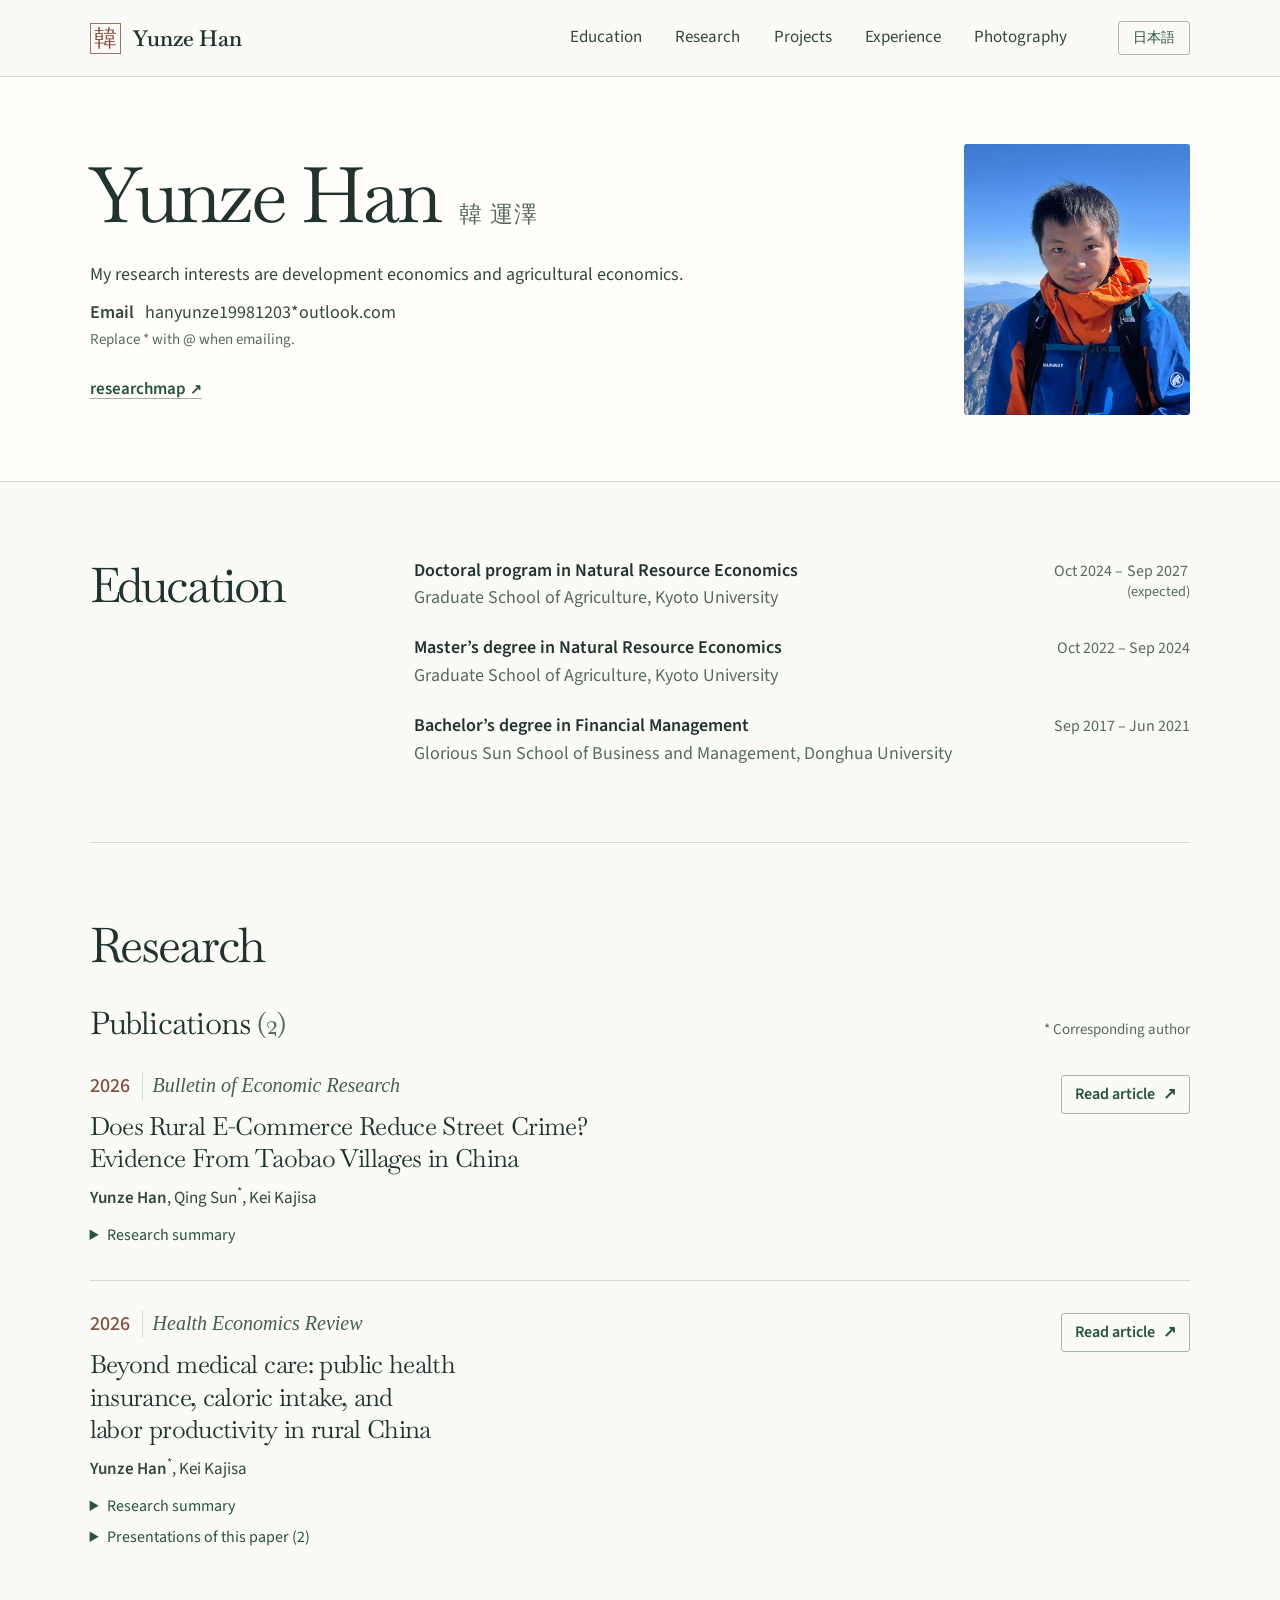
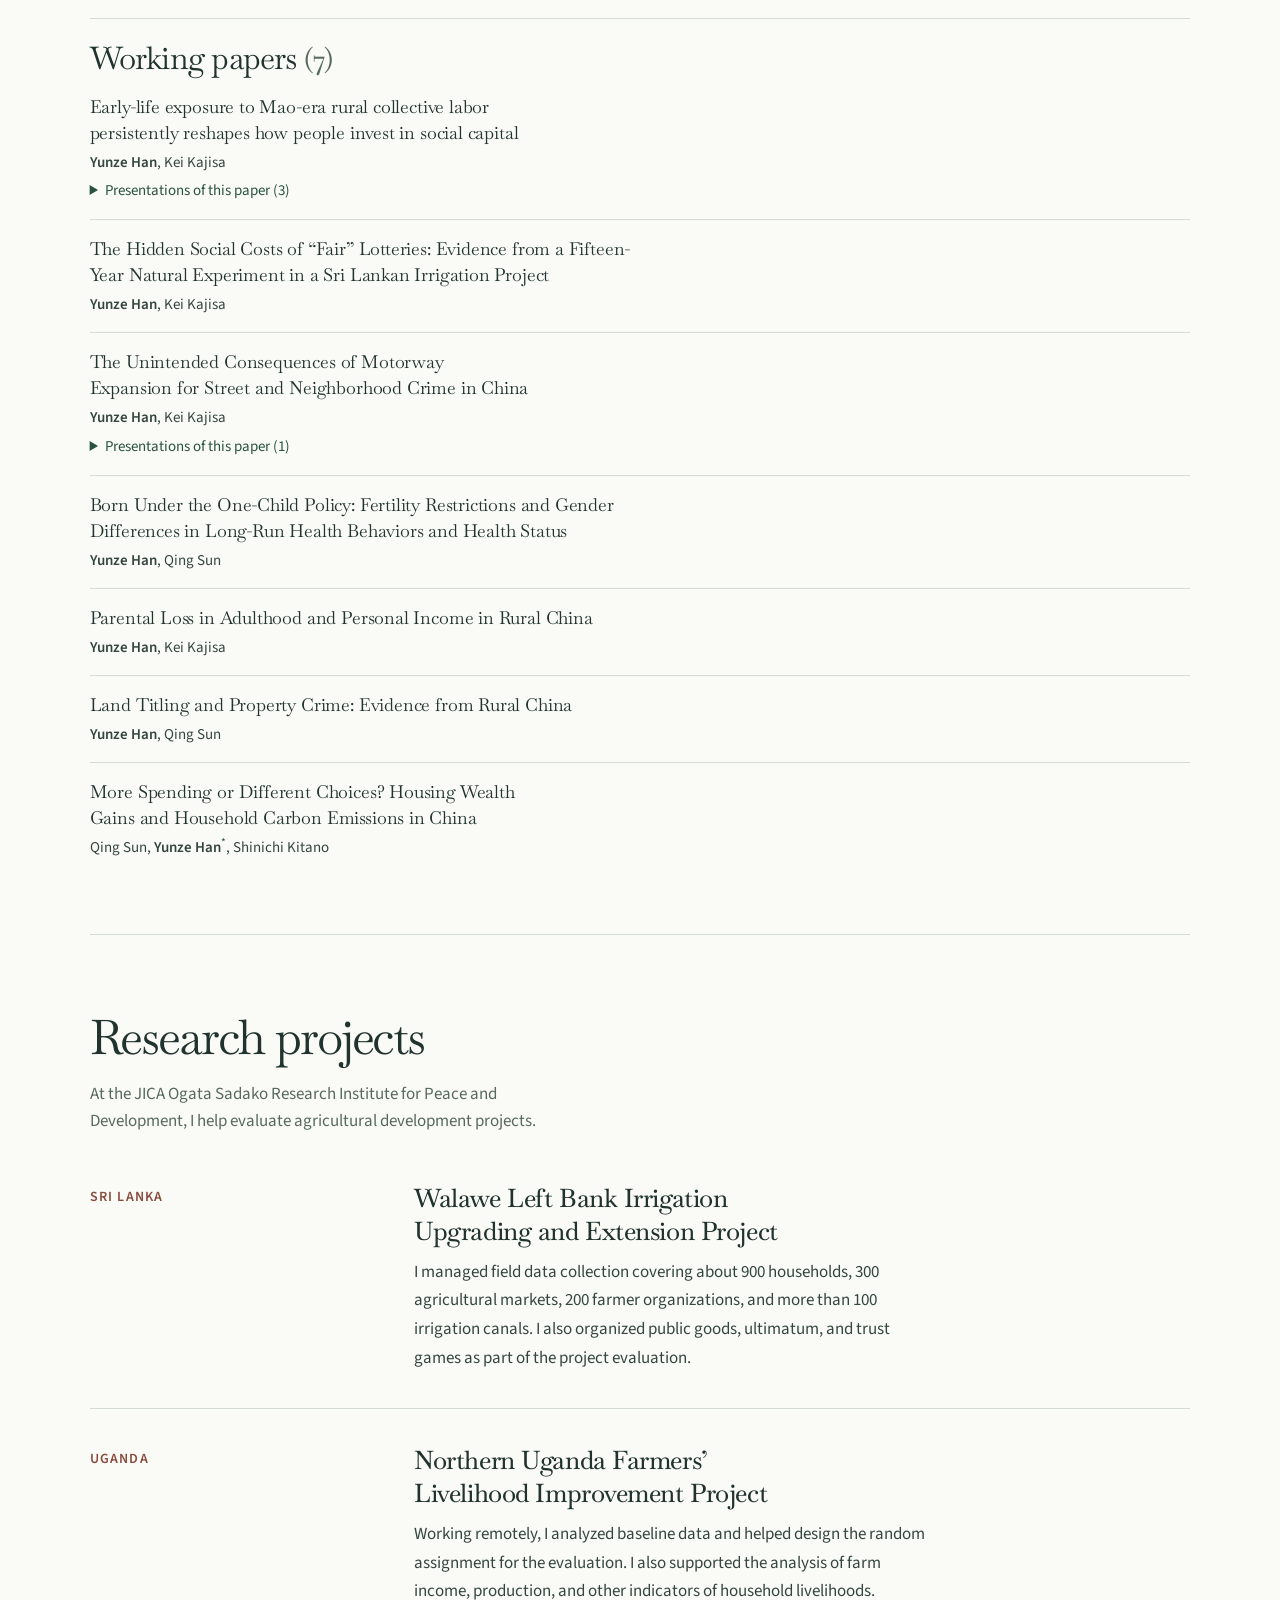
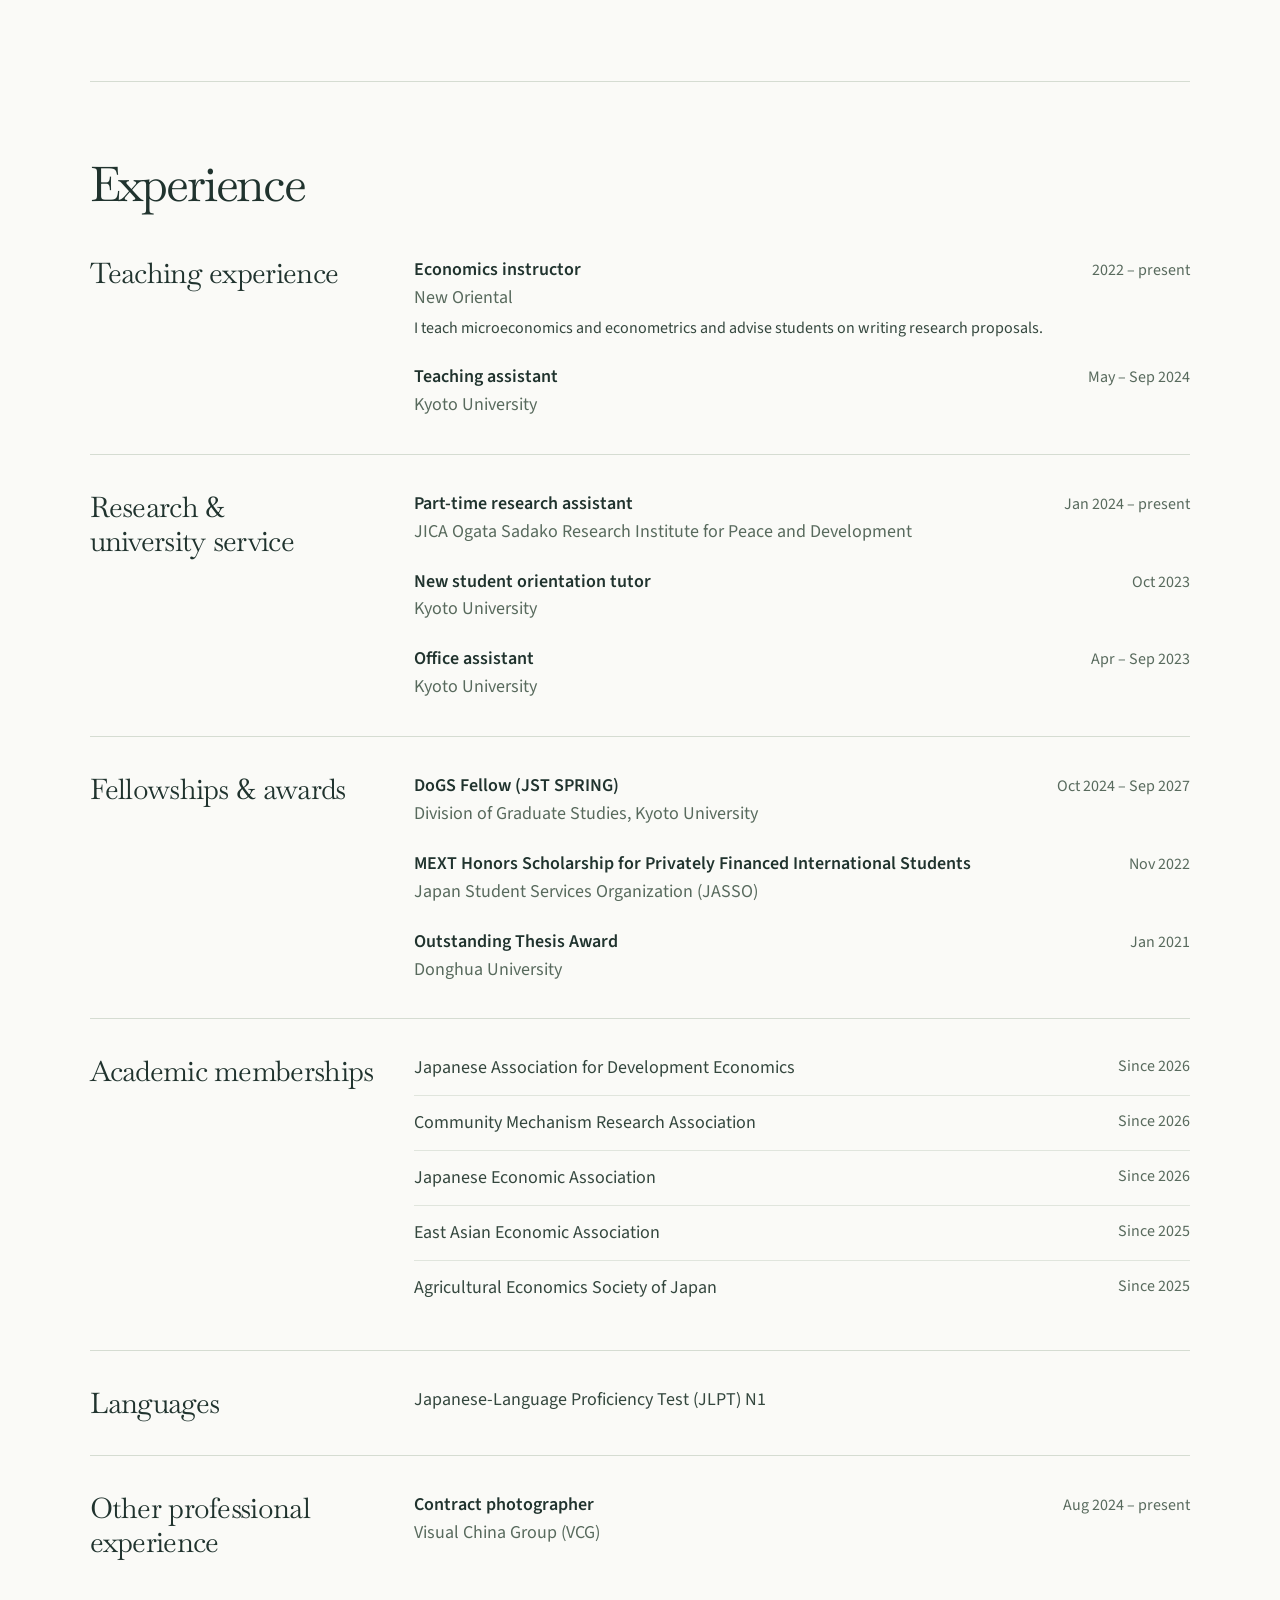
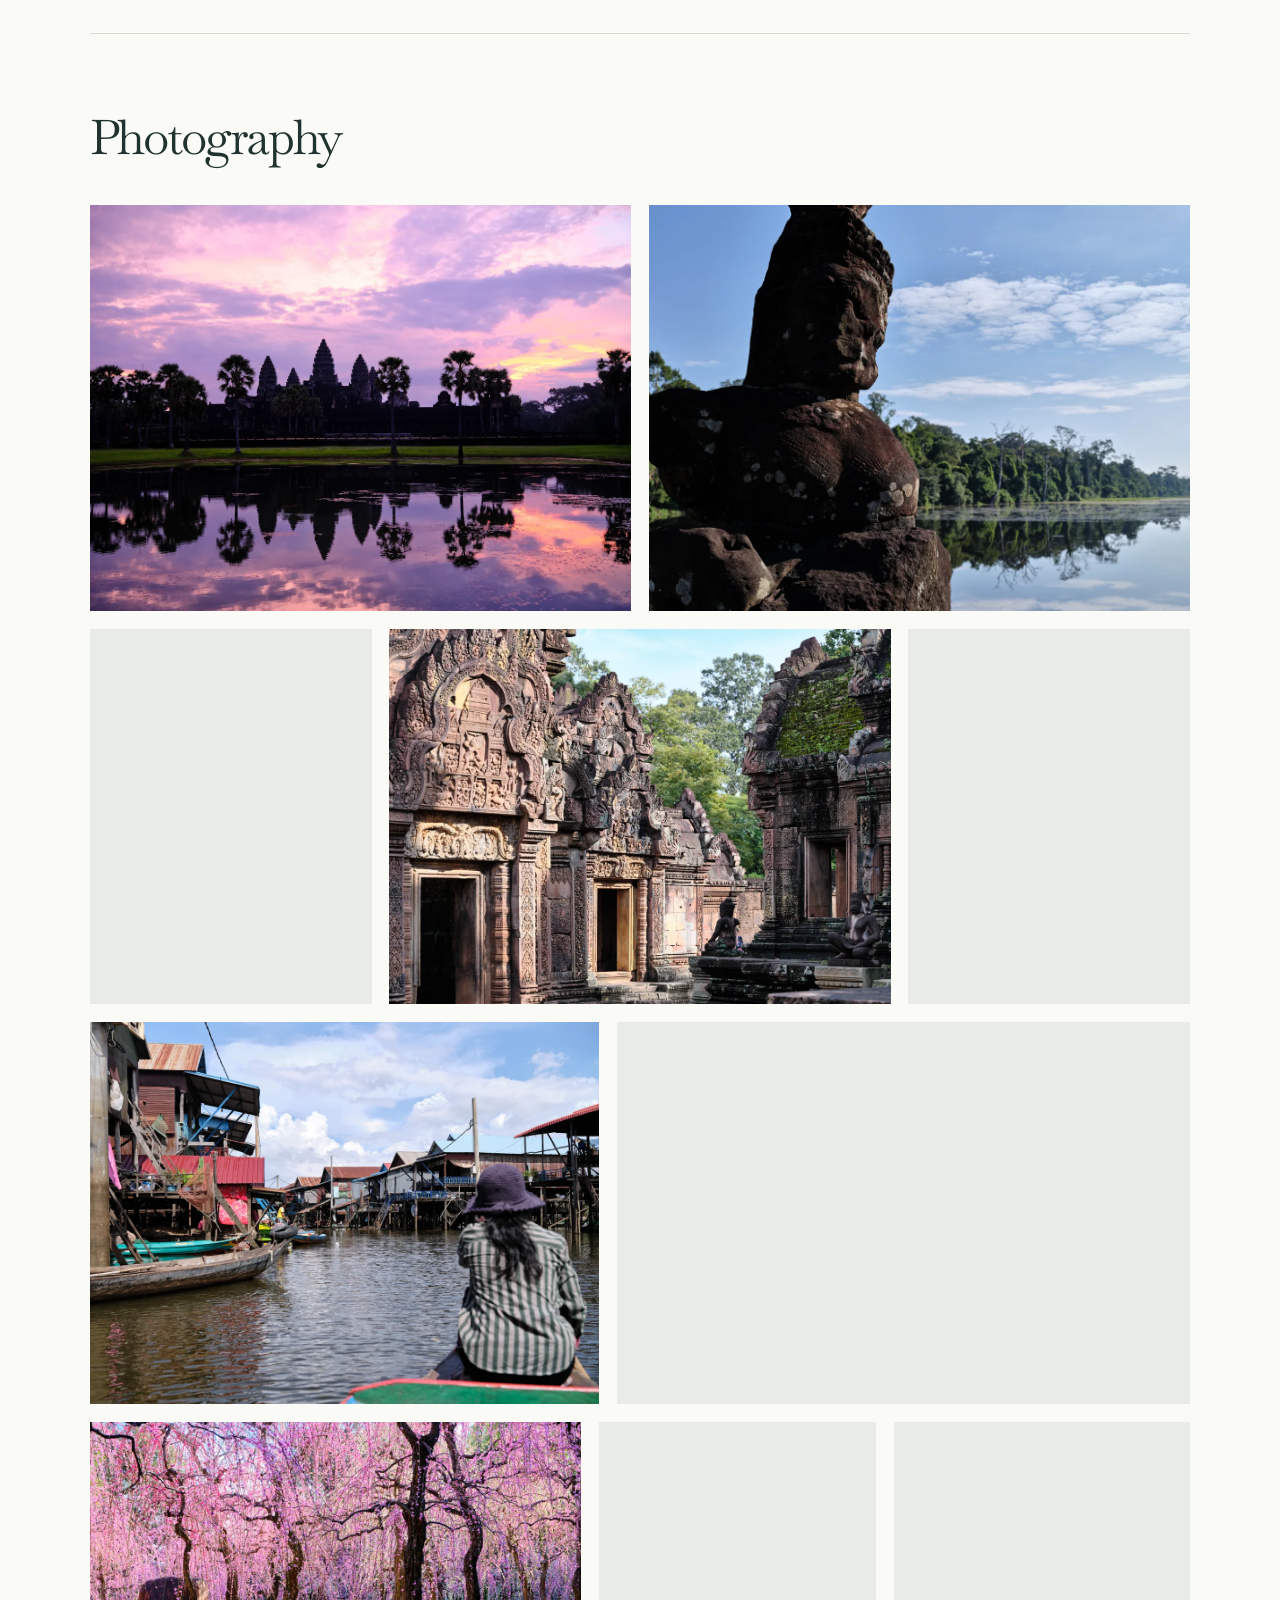
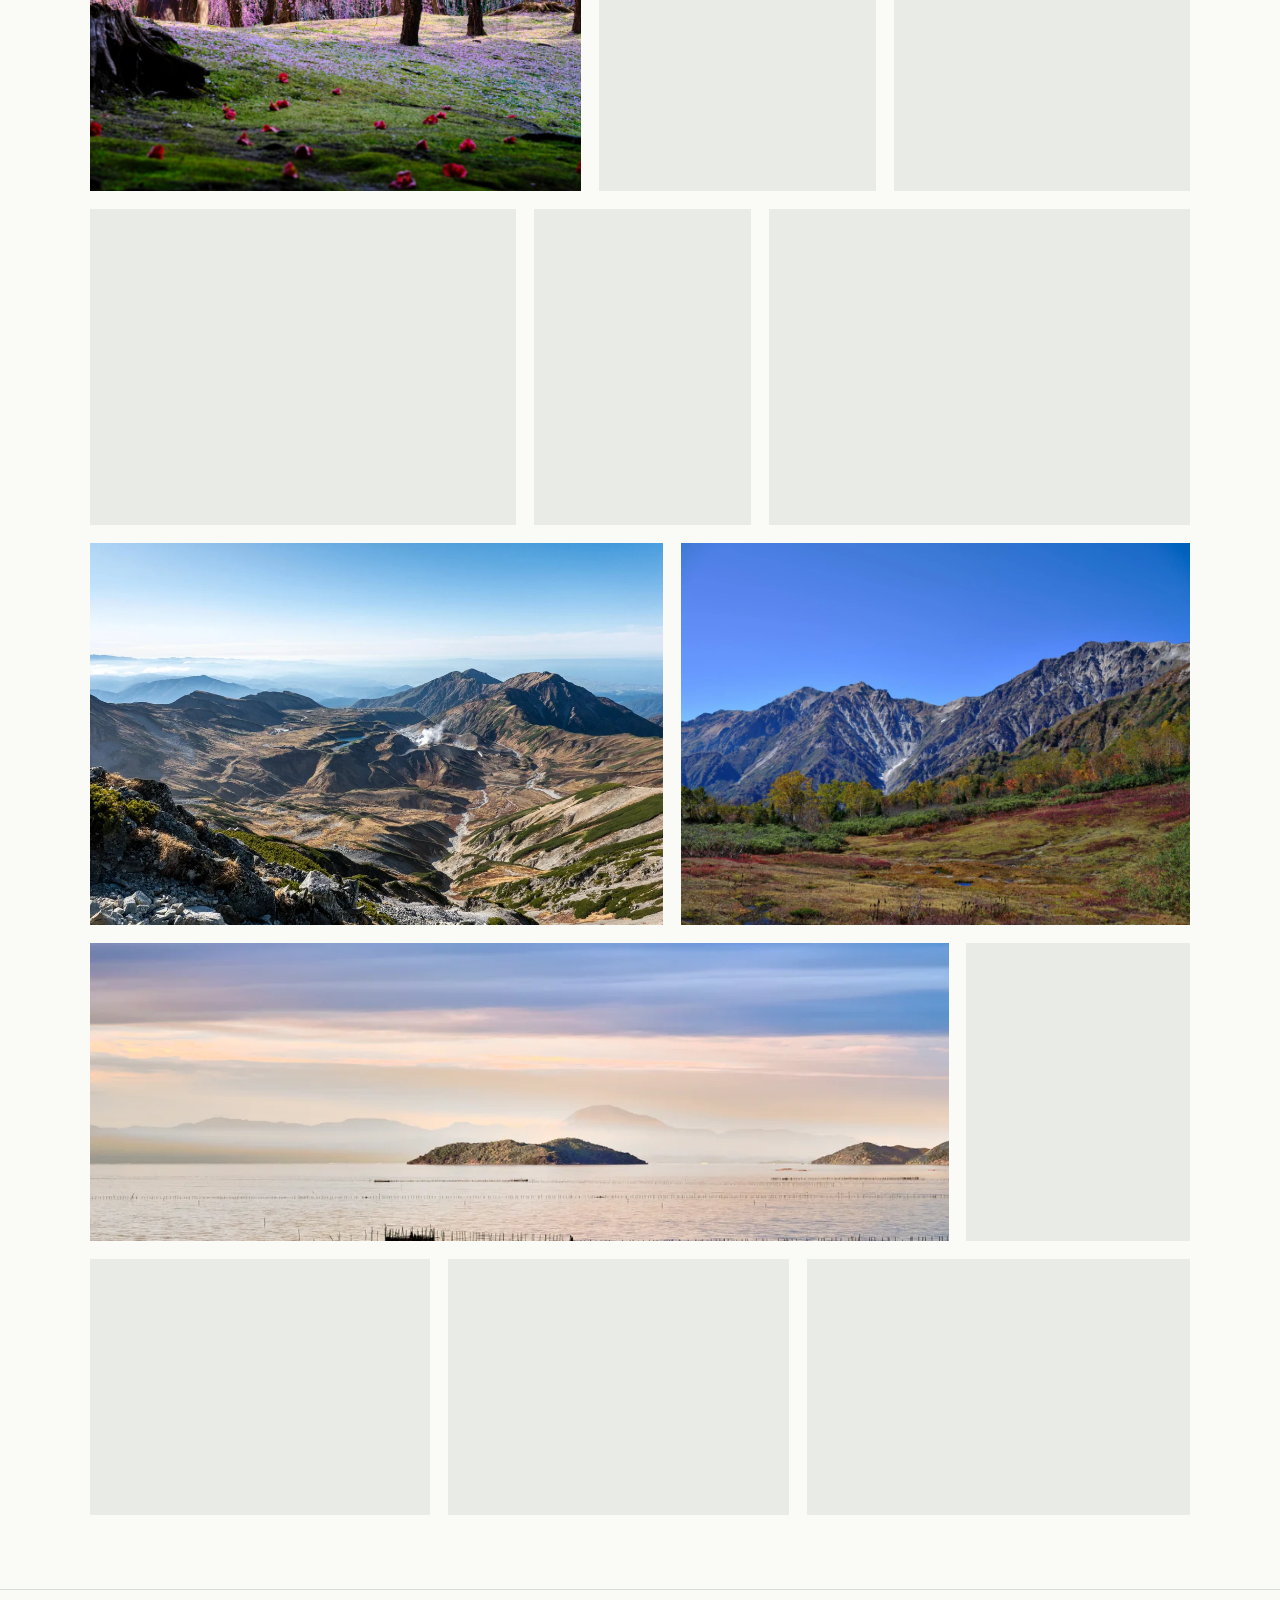
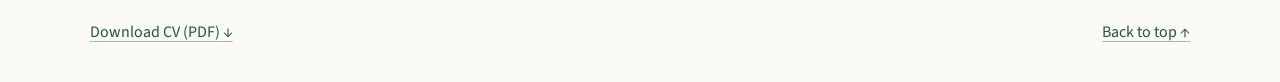
<file: index.html>
<!doctype html>
<html lang="en">
<head>
  <meta charset="utf-8">
  <meta name="viewport" content="width=device-width, initial-scale=1">
  <meta name="theme-color" content="#fafaf7">
  <meta name="description" content="Yunze Han at Kyoto University. Publications, working papers, education, and research projects.">
  <title>Yunze Han | Academic homepage</title>
  <link rel="alternate" hreflang="en" href="index.html">
  <link rel="alternate" hreflang="ja" href="ja.html">
  <link rel="alternate" hreflang="x-default" href="index.html">
  <link rel="icon" href="assets/favicon.png?v=4ac92e21" type="image/png" sizes="128x128">
  <link rel="icon" href="favicon.ico?v=180bc102" type="image/x-icon" sizes="16x16 32x32 48x48 64x64">
  <link rel="stylesheet" href="assets/style.css?v=171d6ae4">
  <script src="assets/language.js?v=ef2515bd" defer></script>
  <script src="assets/gallery.js?v=9c5ed4ba" defer></script>
  <script type="application/ld+json">{"@context": "https://schema.org", "@type": "Person", "name": "Yunze Han", "alternateName": ["韩运泽", "韓 運澤"], "affiliation": {"@type": "CollegeOrUniversity", "name": "Kyoto University"}, "sameAs": ["https://researchmap.jp/yunzehan"]}</script>
</head>
<body id="top">
  <a class="skip-link" href="#main">Skip to content</a>
  <header class="masthead"><div class="wrap masthead-inner">
    <a class="brand" href="#top" aria-label="Yunze Han, homepage"><span class="seal" aria-hidden="true" lang="ja">韓</span><span lang="en">Yunze Han</span></a>
    <nav class="section-nav" aria-label="Main navigation"><a href="#education">Education</a><a href="#research">Research</a><a href="#projects">Projects</a><a href="#experience">Experience</a><a href="#photography">Photography</a></nav>
    <a class="language-switch" href="ja.html?v=b1a0e3b3" hreflang="ja" lang="ja" aria-label="日本語で読む">日本語</a>
  </div></header>
  <main id="main">
    <section class="profile" aria-labelledby="profile-name"><div class="wrap profile-inner">
      <div class="profile-copy">
        <h1 id="profile-name">Yunze Han<span class="other-name" lang="ja">韓 運澤</span></h1>
        <div id="contact" class="contact">
          <p class="research-interests"><span class="phrase">My research interests are</span> <span class="phrase">development economics</span> <span class="phrase">and agricultural economics.</span></p>
          <p><span class="contact-label">Email</span> <span class="email-address" dir="ltr">hanyunze19981203*outlook.com</span></p>
          <p class="contact-hint">Replace * with @ when emailing.</p>
        </div>
        <ul class="profile-links" aria-label="Research profiles">
          <li><a href="https://researchmap.jp/yunzehan" target="_blank" rel="noopener" title="Open in a new tab" lang="en">researchmap <span class="arrow" aria-hidden="true">↗</span></a></li>
        </ul>
      </div>
      <div class="portrait-frame"><img src="assets/portrait.jpg" alt="Yunze Han in the mountains" width="720" height="864"></div>
    </div></section>
    <div class="wrap page-content">
      <section class="cv-group" id="education" aria-labelledby="education-heading"><h2 id="education-heading">Education</h2><div><ul class="cv-rows"><li><div><strong>Doctoral program in Natural Resource Economics</strong><span>Graduate School of Agriculture, Kyoto University</span></div><span class="cv-date"><span class="date-range"><span>Oct 2024 –</span> <span>Sep 2027</span> <small>(expected)</small></span></span></li><li><div><strong>Master’s degree in Natural Resource Economics</strong><span>Graduate School of Agriculture, Kyoto University</span></div><span class="cv-date">Oct 2022 – Sep 2024</span></li><li><div><strong>Bachelor’s degree in Financial Management</strong><span>Glorious Sun School of Business and Management, Donghua University</span></div><span class="cv-date">Sep 2017 – Jun 2021</span></li></ul></div></section>
      <section class="page-section" id="research" aria-labelledby="research-heading">
        <h2 id="research-heading">Research</h2>
        <section id="publications" class="publications" aria-labelledby="publications-heading">
          <div class="subsection-head"><h3 id="publications-heading">Publications <span class="count">(2)</span></h3>
            <p class="paper-key"><span aria-hidden="true">*</span> Corresponding author</p></div>
          <article class="paper" id="taobao-villages"><div class="paper-line"><div class="paper-info"><p class="journal"><span class="pub-year">2026</span><i lang="en">Bulletin of Economic Research</i></p><h4 class="paper-title" lang="en"><a href="https://doi.org/10.1111/boer.70090" target="_blank" rel="noopener" title="Open in a new tab">Does Rural E-Commerce Reduce Street Crime? Evidence From Taobao Villages in China</a></h4><p class="authors" lang="en"><span class="paper-author"><strong>Yunze Han</strong></span>, <span class="paper-author">Qing Sun<sup title="Corresponding author"><span aria-hidden="true">*</span><span class="sr-only" lang="en"> Corresponding author</span></sup></span>, <span class="paper-author">Kei Kajisa</span></p></div><div class="paper-action"><a class="article-link" href="https://doi.org/10.1111/boer.70090" target="_blank" rel="noopener" title="Open in a new tab">Read article <span aria-hidden="true">↗</span></a></div></div><div class="paper-details"><details class="disclosure"><summary>Research summary</summary><p class="paper-summary">Using data from 2,872 counties in China, we find that property-related street and neighborhood crime fell in counties where Taobao Villages emerged.</p></details></div></article><article class="paper" id="medical-care"><div class="paper-line"><div class="paper-info"><p class="journal"><span class="pub-year">2026</span><i lang="en">Health Economics Review</i></p><h4 class="paper-title" lang="en"><a href="https://doi.org/10.1186/s13561-026-00833-w" target="_blank" rel="noopener" title="Open in a new tab">Beyond medical care: public health insurance, caloric intake, and labor productivity in rural China</a></h4><p class="authors" lang="en"><span class="paper-author"><strong>Yunze Han</strong><sup title="Corresponding author"><span aria-hidden="true">*</span><span class="sr-only" lang="en"> Corresponding author</span></sup></span>, <span class="paper-author">Kei Kajisa</span></p></div><div class="paper-action"><a class="article-link" href="https://doi.org/10.1186/s13561-026-00833-w" target="_blank" rel="noopener" title="Open in a new tab">Read article <span aria-hidden="true">↗</span></a></div></div><div class="paper-details"><details class="disclosure"><summary>Research summary</summary><p class="paper-summary">In rural China, participants in the New Rural Cooperative Medical Scheme consumed more calories than nonparticipants. Higher caloric intake was also associated with higher earnings per working day the following year.</p></details><details class="disclosure"><summary>Presentations of this paper (2)</summary><div class="meetings"><ul><li><span class="meeting-date">Mar 2025</span><div>2025 Annual Conference of the Agricultural Economics Society of Japan</div></li><li><span class="meeting-date">Feb 2025</span><div><span lang="en">Kyoto Development Economic Research (KDER) Student Workshop</span></div></li></ul></div></details></div></article>
        </section>
        <section id="working-papers" class="working-papers" aria-labelledby="working-papers-heading">
          <h3 id="working-papers-heading">Working papers <span class="count">(7)</span></h3>
          <article class="paper" id="collective-labor"><div class="paper-line"><div class="paper-info"><h4 class="paper-title" lang="en">Early-life exposure to Mao-era rural collective labor persistently reshapes how people invest in social capital</h4><p class="authors" lang="en"><span class="paper-author"><strong>Yunze Han</strong></span>, <span class="paper-author">Kei Kajisa</span></p></div></div><div class="paper-details"><details class="disclosure"><summary>Presentations of this paper (3)</summary><div class="meetings"><ul><li><span class="meeting-date">Sep 2026</span><div>Japanese Economic Association 2026 Autumn Meeting</div></li><li><span class="meeting-date">Jun 2026</span><div>1st Annual Conference of the Community Mechanism Research Association<span class="meeting-note"> (Session chair)</span></div></li><li><span class="meeting-date">Nov 2025</span><div><span lang="en">20th International Convention of the East Asian Economic Association</span><details class="early-title"><summary>Title on the program</summary><p lang="en">Mandatory Resettlement and Social Capital: The Lasting Effects of China’s Send-Down Movement</p></details></div></li></ul></div></details></div></article><article class="paper" id="irrigation-lotteries"><div class="paper-line"><div class="paper-info"><h4 class="paper-title" lang="en">The Hidden Social Costs of “Fair” Lotteries: Evidence from a Fifteen-Year Natural Experiment in a Sri Lankan Irrigation Project</h4><p class="authors" lang="en"><span class="paper-author"><strong>Yunze Han</strong></span>, <span class="paper-author">Kei Kajisa</span></p></div></div><div class="paper-details"></div></article><article class="paper" id="motorway-expansion"><div class="paper-line"><div class="paper-info"><h4 class="paper-title" lang="en">The Unintended Consequences of Motorway Expansion for Street and Neighborhood Crime in China</h4><p class="authors" lang="en"><span class="paper-author"><strong>Yunze Han</strong></span>, <span class="paper-author">Kei Kajisa</span></p></div></div><div class="paper-details"><details class="disclosure"><summary>Presentations of this paper (1)</summary><div class="meetings"><ul><li><span class="meeting-date">Nov 2026</span><div><span lang="en">21st International Convention of the East Asian Economic Association</span></div></li></ul></div></details></div></article><article class="paper" id="one-child-policy"><div class="paper-line"><div class="paper-info"><h4 class="paper-title" lang="en">Born Under the One-Child Policy: Fertility Restrictions and Gender Differences in Long-Run Health Behaviors and Health Status</h4><p class="authors" lang="en"><span class="paper-author"><strong>Yunze Han</strong></span>, <span class="paper-author">Qing Sun</span></p></div></div><div class="paper-details"></div></article><article class="paper" id="parental-loss"><div class="paper-line"><div class="paper-info"><h4 class="paper-title" lang="en">Parental Loss in Adulthood and Personal Income in Rural China</h4><p class="authors" lang="en"><span class="paper-author"><strong>Yunze Han</strong></span>, <span class="paper-author">Kei Kajisa</span></p></div></div><div class="paper-details"></div></article><article class="paper" id="land-titling"><div class="paper-line"><div class="paper-info"><h4 class="paper-title" lang="en">Land Titling and Property Crime: Evidence from Rural China</h4><p class="authors" lang="en"><span class="paper-author"><strong>Yunze Han</strong></span>, <span class="paper-author">Qing Sun</span></p></div></div><div class="paper-details"></div></article><article class="paper" id="housing-wealth"><div class="paper-line"><div class="paper-info"><h4 class="paper-title" lang="en">More Spending or Different Choices? Housing Wealth Gains and Household Carbon Emissions in China</h4><p class="authors" lang="en"><span class="paper-author">Qing Sun</span>, <span class="paper-author"><strong>Yunze Han</strong><sup title="Corresponding author"><span aria-hidden="true">*</span><span class="sr-only" lang="en"> Corresponding author</span></sup></span>, <span class="paper-author">Shinichi Kitano</span></p></div></div><div class="paper-details"></div></article>
        </section>
      </section>
      <section class="page-section" id="projects" aria-labelledby="projects-heading">
        <h2 id="projects-heading">Research projects</h2>
        <p class="section-intro">At the JICA Ogata Sadako Research Institute for Peace and Development, I help evaluate agricultural development projects.</p>
        <article class="project" id="sri-lanka"><p class="small-label">Sri Lanka</p><div><h3>Walawe Left Bank Irrigation Upgrading and Extension Project</h3><p>I managed field data collection covering about 900 households, 300 agricultural markets, 200 farmer organizations, and more than 100 irrigation canals. I also organized public goods, ultimatum, and trust games as part of the project evaluation.</p></div></article><article class="project" id="uganda"><p class="small-label">Uganda</p><div><h3>Northern Uganda Farmers’ Livelihood Improvement Project</h3><p>Working remotely, I analyzed baseline data and helped design the random assignment for the evaluation. I also supported the analysis of farm income, production, and other indicators of household livelihoods.</p></div></article>
      </section>
      <section class="page-section experience" id="experience" aria-labelledby="experience-heading">
        <h2 id="experience-heading">Experience</h2><section class="cv-group" id="teaching" aria-labelledby="teaching-heading"><h3 id="teaching-heading">Teaching experience</h3><div><ul class="cv-rows"><li><div><strong>Economics instructor</strong><span>New Oriental</span><p class="cv-detail">I teach microeconomics and econometrics and advise students on writing research proposals.</p></div><span class="cv-date">2022 – present</span></li><li><div><strong>Teaching assistant</strong><span>Kyoto University</span></div><span class="cv-date">May – Sep 2024</span></li></ul></div></section><section class="cv-group" id="appointments" aria-labelledby="appointments-heading"><h3 id="appointments-heading">Research &amp; university service</h3><div><ul class="cv-rows"><li><div><strong>Part-time research assistant</strong><span>JICA Ogata Sadako Research Institute for Peace and Development</span></div><span class="cv-date">Jan 2024 – present</span></li><li><div><strong>New student orientation tutor</strong><span>Kyoto University</span></div><span class="cv-date">Oct 2023</span></li><li><div><strong>Office assistant</strong><span>Kyoto University</span></div><span class="cv-date">Apr – Sep 2023</span></li></ul></div></section><section class="cv-group" id="awards" aria-labelledby="awards-heading"><h3 id="awards-heading">Fellowships &amp; awards</h3><div><ul class="cv-rows"><li><div><strong>DoGS Fellow (JST SPRING)</strong><span>Division of Graduate Studies, Kyoto University</span></div><span class="cv-date">Oct 2024 – Sep 2027</span></li><li><div><strong>MEXT Honors Scholarship for Privately Financed International Students</strong><span>Japan Student Services Organization (JASSO)</span></div><span class="cv-date">Nov 2022</span></li><li><div><strong>Outstanding Thesis Award</strong><span>Donghua University</span></div><span class="cv-date">Jan 2021</span></li></ul></div></section><section class="cv-group" id="memberships" aria-labelledby="memberships-heading"><h3 id="memberships-heading">Academic memberships</h3><div><ul class="memberships"><li><span>Japanese Association for Development Economics</span><span class="cv-date">Since 2026</span></li><li><span>Community Mechanism Research Association</span><span class="cv-date">Since 2026</span></li><li><span>Japanese Economic Association</span><span class="cv-date">Since 2026</span></li><li><span>East Asian Economic Association</span><span class="cv-date">Since 2025</span></li><li><span>Agricultural Economics Society of Japan</span><span class="cv-date">Since 2025</span></li></ul></div></section><section class="cv-group" id="languages" aria-labelledby="languages-heading"><h3 id="languages-heading">Languages</h3><div><p>Japanese-Language Proficiency Test (JLPT) N1</p></div></section><section class="cv-group" id="other-experience" aria-labelledby="other-experience-heading"><h3 id="other-experience-heading">Other professional experience</h3><div><ul class="cv-rows"><li><div><strong>Contract photographer</strong><span>Visual China Group (VCG)</span></div><span class="cv-date">Aug 2024 – present</span></li></ul></div></section>
      </section>
      <section class="page-section" id="photography" aria-labelledby="photography-heading">
        <h2 id="photography-heading">Photography</h2>
        <div class="photo-gallery"><div class="photo-row"><a class="gallery-photo" href="assets/photography/temple-reflection.jpg" style="--ratio:1.33333"><img src="assets/photography/previews/temple-reflection.webp" width="11648" height="8736" loading="lazy" decoding="async" alt="Temple towers and palm trees reflected in water beneath a pink sky."></a><a class="gallery-photo" href="assets/photography/stone-figure.jpg" style="--ratio:1.33337"><img src="assets/photography/previews/stone-figure.webp" width="11115" height="8336" loading="lazy" decoding="async" alt="A carved stone figure beside a lake fringed with trees."></a></div><div class="photo-row"><a class="gallery-photo" href="assets/photography/tree-and-stone.jpg" style="--ratio:0.75000"><img src="assets/photography/previews/tree-and-stone.webp" width="8736" height="11648" loading="lazy" decoding="async" alt="A tall tree rises above dark stone ruins."></a><a class="gallery-photo" href="assets/photography/carved-doorways.jpg" style="--ratio:1.33329"><img src="assets/photography/previews/carved-doorways.webp" width="11253" height="8440" loading="lazy" decoding="async" alt="Carved stone doorways around a sunlit temple courtyard."></a><a class="gallery-photo" href="assets/photography/tree-lined-water.jpg" style="--ratio:0.75000"><img src="assets/photography/previews/tree-lined-water.webp" width="8736" height="11648" loading="lazy" decoding="async" alt="Clouds reflected between two wooded banks."></a></div><div class="photo-row"><a class="gallery-photo" href="assets/photography/waterway.jpg" style="--ratio:1.33333"><img src="assets/photography/previews/waterway.webp" width="11648" height="8736" loading="lazy" decoding="async" alt="A view from a boat passing houses along a waterway."></a><a class="gallery-photo" href="assets/photography/buffalo-in-water.jpg" style="--ratio:1.50059"><img src="assets/photography/previews/buffalo-in-water.webp" width="2560" height="1706" loading="lazy" decoding="async" alt="A water buffalo stands in still water beside a wooded bank."></a></div><div class="photo-row"><a class="gallery-photo" href="assets/photography/blossom-grove.jpg" style="--ratio:1.33333"><img src="assets/photography/previews/blossom-grove.webp" width="11648" height="8736" loading="lazy" decoding="async" alt="Pink blossom hangs over a grove scattered with fallen petals."></a><a class="gallery-photo" href="assets/photography/snow-and-parasol.jpg" style="--ratio:0.75000"><img src="assets/photography/previews/snow-and-parasol.webp" width="6528" height="8704" loading="lazy" decoding="async" alt="A red parasol among vermilion gates in the snow."></a><a class="gallery-photo" href="assets/photography/bird-in-blossom.jpg" style="--ratio:0.80460"><img src="assets/photography/previews/bird-in-blossom.webp" width="1433" height="1781" loading="lazy" decoding="async" alt="A small green bird among pink blossoms."></a></div><div class="photo-row"><a class="gallery-photo" href="assets/photography/shrine-interior.jpg" style="--ratio:1.34904"><img src="assets/photography/previews/shrine-interior.webp" width="11425" height="8469" loading="lazy" decoding="async" alt="Two tassels in the shadows behind the frame of a wooden shrine."></a><a class="gallery-photo" href="assets/photography/festival-procession.jpg" style="--ratio:0.68949"><img src="assets/photography/previews/festival-procession.webp" width="6897" height="10003" loading="lazy" decoding="async" alt="People in white walk alongside a tall festival float on a city street."></a><a class="gallery-photo" href="assets/photography/rooftops-at-dusk.jpg" style="--ratio:1.33333"><img src="assets/photography/previews/rooftops-at-dusk.webp" width="11648" height="8736" loading="lazy" decoding="async" alt="Warm evening light over city rooftops and distant mountain ridges."></a></div><div class="photo-row"><a class="gallery-photo" href="assets/photography/mountain-basin.jpg" style="--ratio:1.50059"><img src="assets/photography/previews/mountain-basin.webp" width="2560" height="1706" loading="lazy" decoding="async" alt="A rocky mountain basin seen from a high ridge beneath a clear sky."></a><a class="gallery-photo" href="assets/photography/autumn-ridge.jpg" style="--ratio:1.33333"><img src="assets/photography/previews/autumn-ridge.webp" width="2560" height="1920" loading="lazy" decoding="async" alt="A mountain ridge above a valley of red and green foliage."></a></div><div class="photo-row"><a class="gallery-photo" href="assets/photography/islands-in-haze.jpg" style="--ratio:2.87709"><img src="assets/photography/previews/islands-in-haze.webp" width="8099" height="2815" loading="lazy" decoding="async" alt="Low islands in a wide expanse of pale water and distant haze."></a><a class="gallery-photo" href="assets/photography/moon-over-water.jpg" style="--ratio:0.75007"><img src="assets/photography/previews/moon-over-water.webp" width="2761" height="3681" loading="lazy" decoding="async" alt="A golden moon above dark hills, with a reflection on the water."></a></div><div class="photo-row"><a class="gallery-photo" href="assets/photography/sheltered-bay.jpg" style="--ratio:1.33326"><img src="assets/photography/previews/sheltered-bay.webp" width="11530" height="8648" loading="lazy" decoding="async" alt="A boat and floating platforms in a blue bay between wooded hills."></a><a class="gallery-photo" href="assets/photography/gull-over-water.jpg" style="--ratio:1.33333"><img src="assets/photography/previews/gull-over-water.webp" width="11648" height="8736" loading="lazy" decoding="async" alt="A gull in flight above sunlit blue water."></a><a class="gallery-photo" href="assets/photography/rock-offshore.jpg" style="--ratio:1.50059"><img src="assets/photography/previews/rock-offshore.webp" width="2560" height="1706" loading="lazy" decoding="async" alt="Waves break on a sandy beach in front of a rocky islet."></a></div></div>
        <dialog class="photo-viewer" aria-label="Photograph viewer">
          <div class="viewer-bar"><div class="viewer-navigation">
            <button type="button" data-step="-1" aria-label="Previous photograph">←</button>
            <span class="viewer-count" aria-live="polite" aria-atomic="true"></span>
            <button type="button" data-step="1" aria-label="Next photograph">→</button>
          </div><form method="dialog"><button autofocus>Close <span aria-hidden="true">×</span></button></form></div>
          <img class="viewer-image" alt="">
        </dialog>
      </section>
    </div>
  </main>
  <footer class="footer"><div class="wrap footer-inner">
    <a href="assets/yunze-han-cv.pdf?v=8b95bbd6" target="_blank" rel="noopener" title="Open in a new tab">Download CV (PDF) <span aria-hidden="true">↓</span></a>
    <a class="back-link" href="#top">Back to top ↑</a>
  </div></footer>
</body></html>
</file>
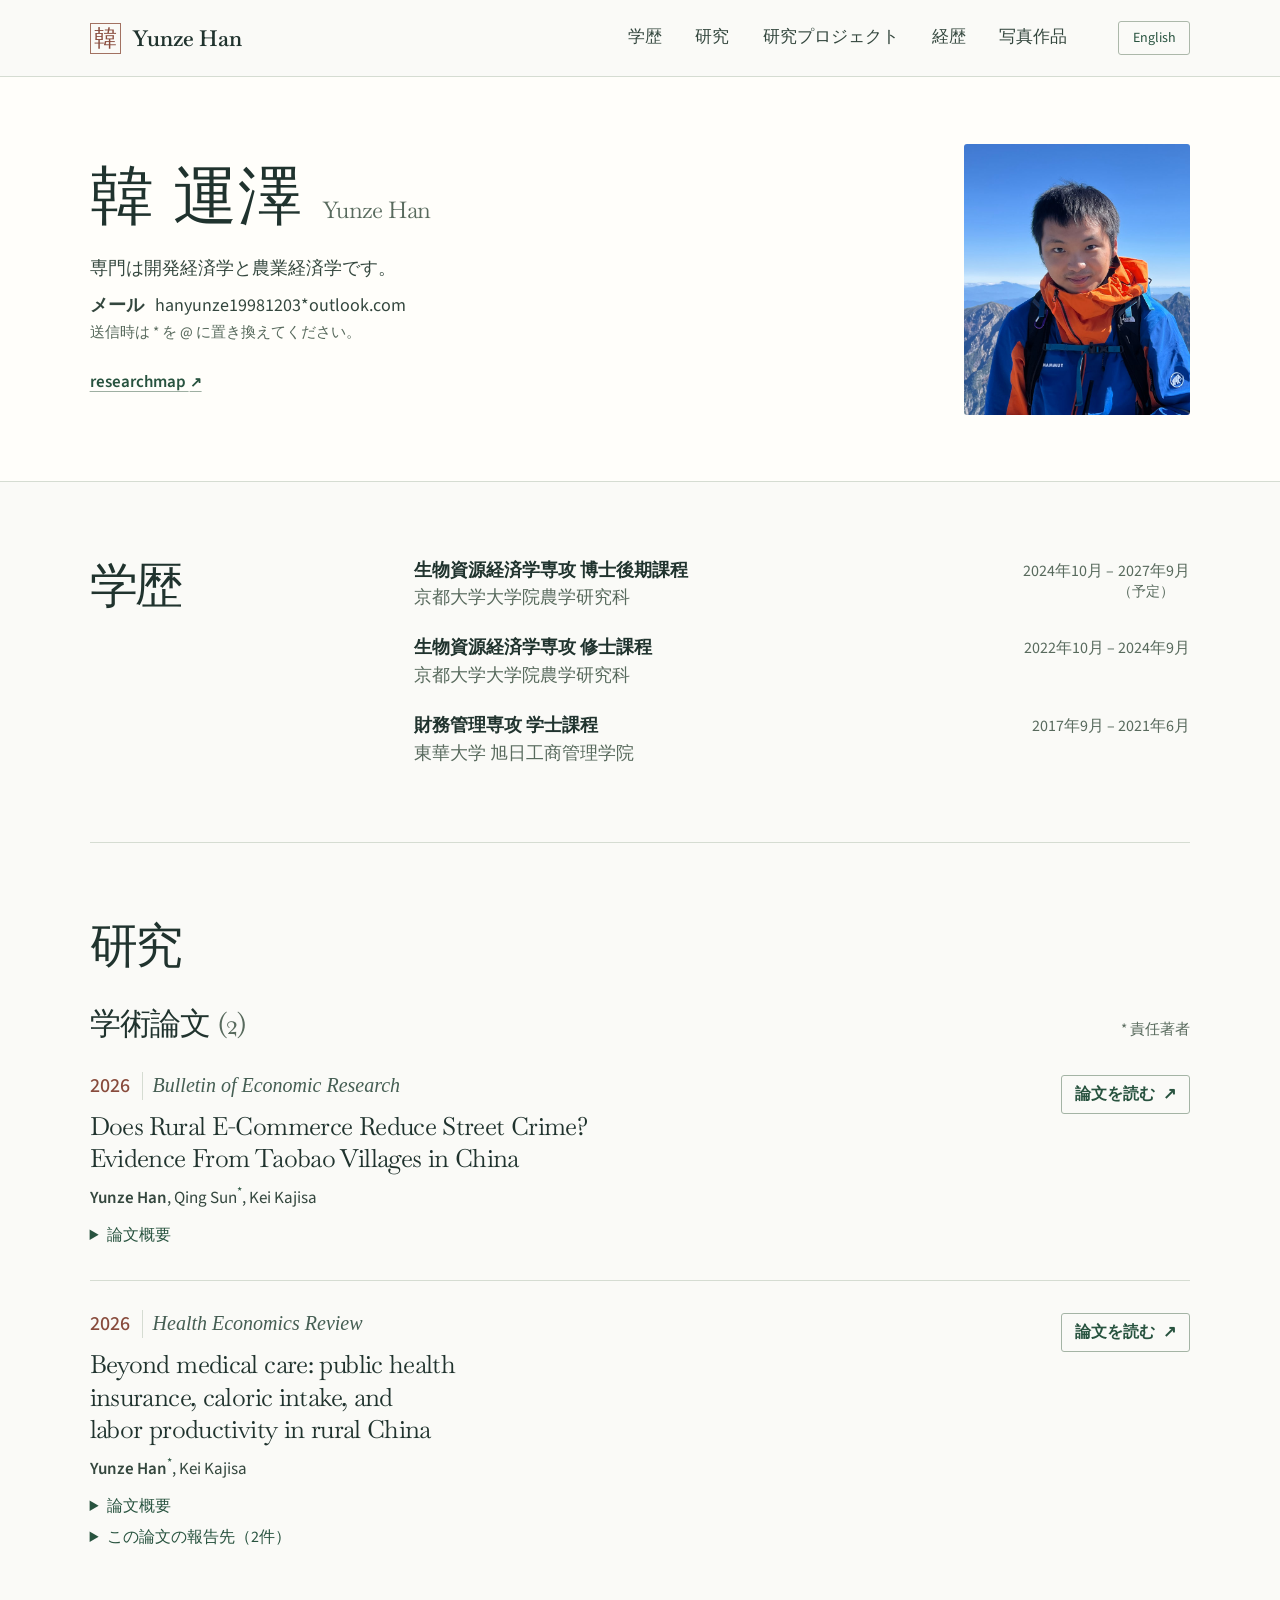
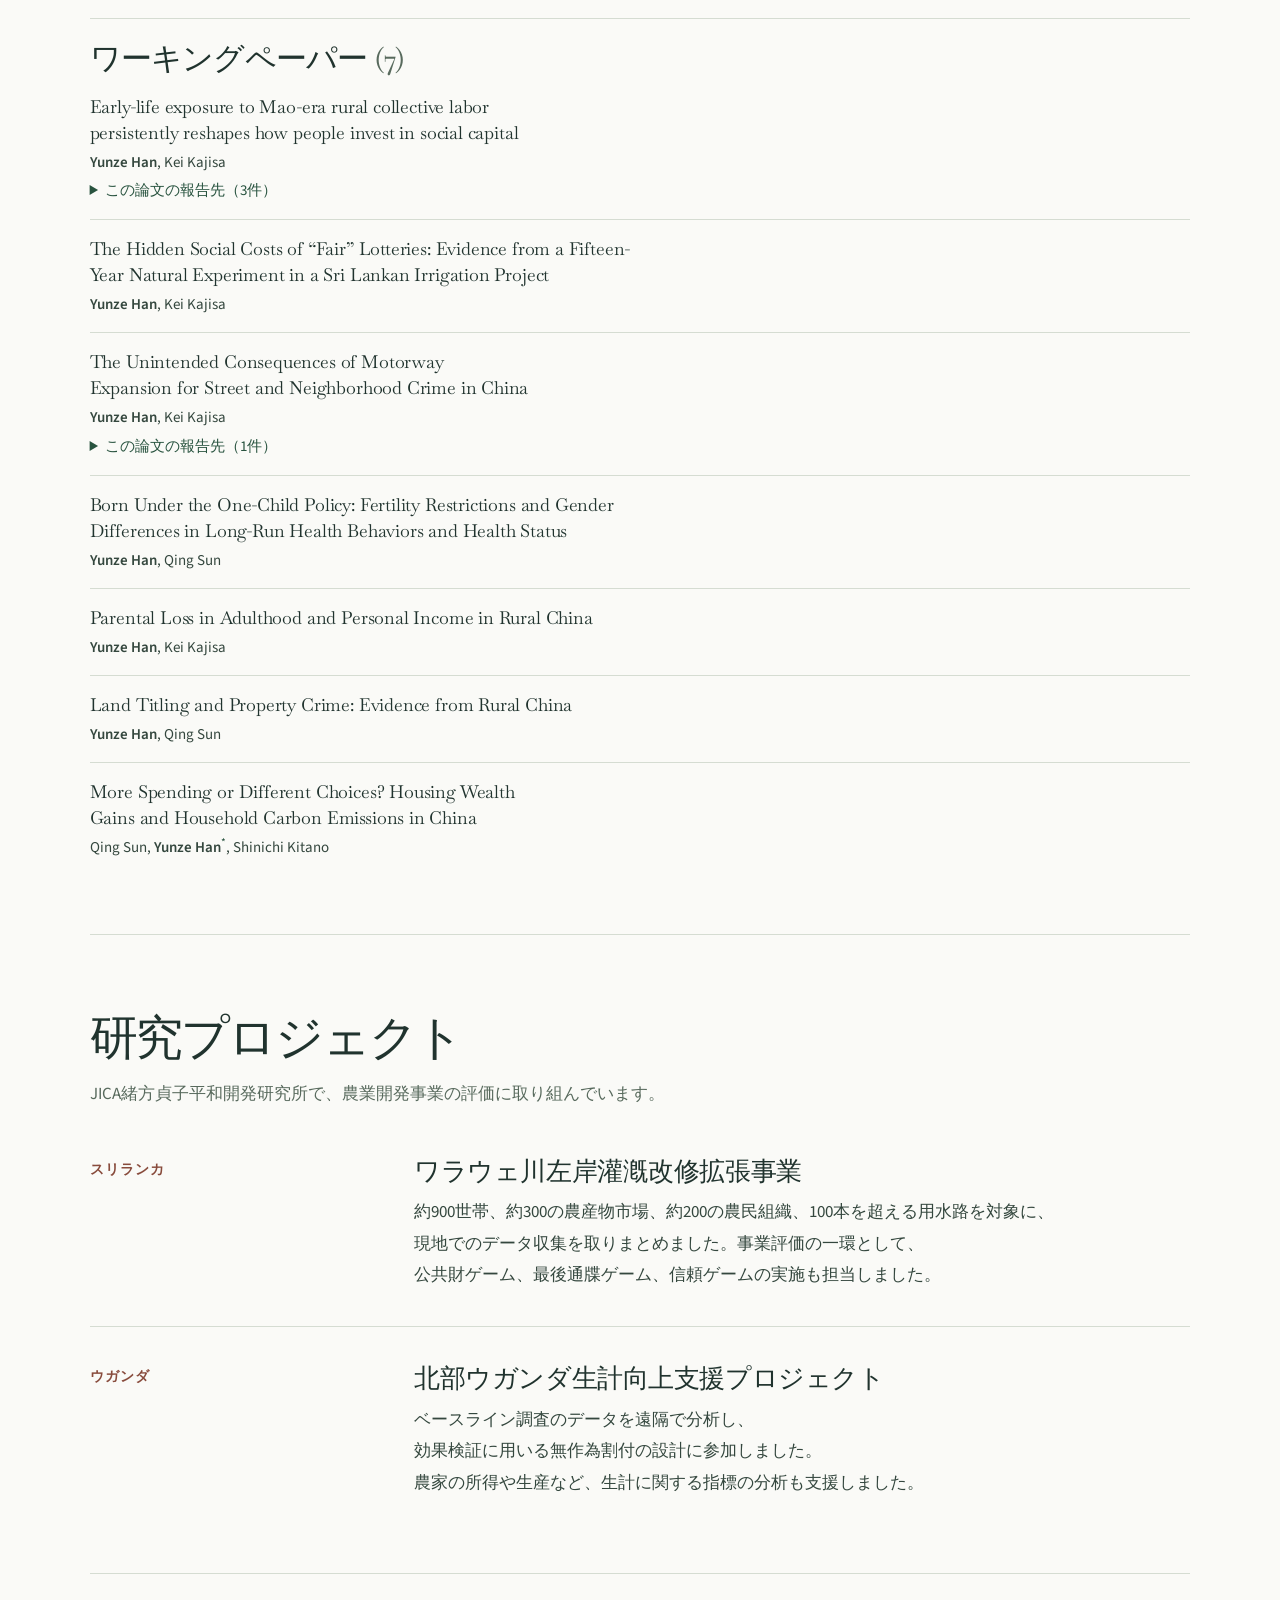
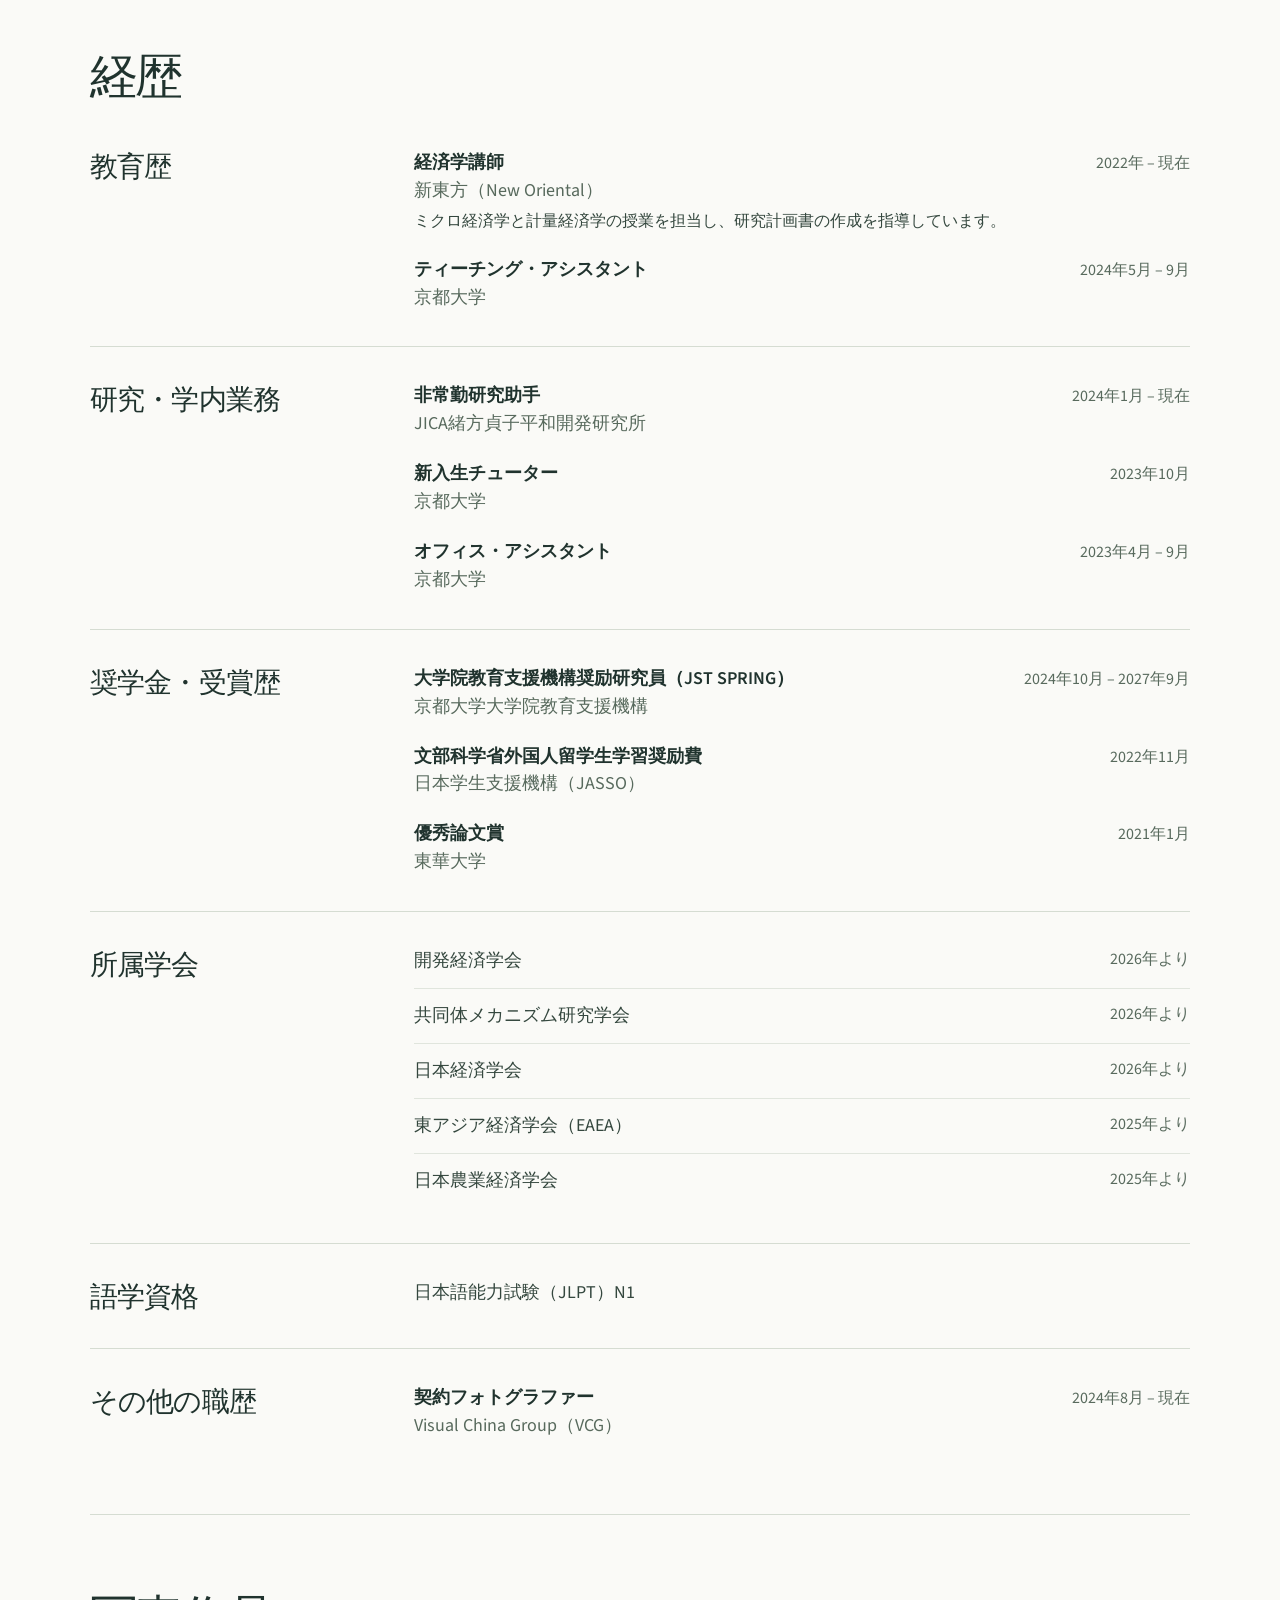
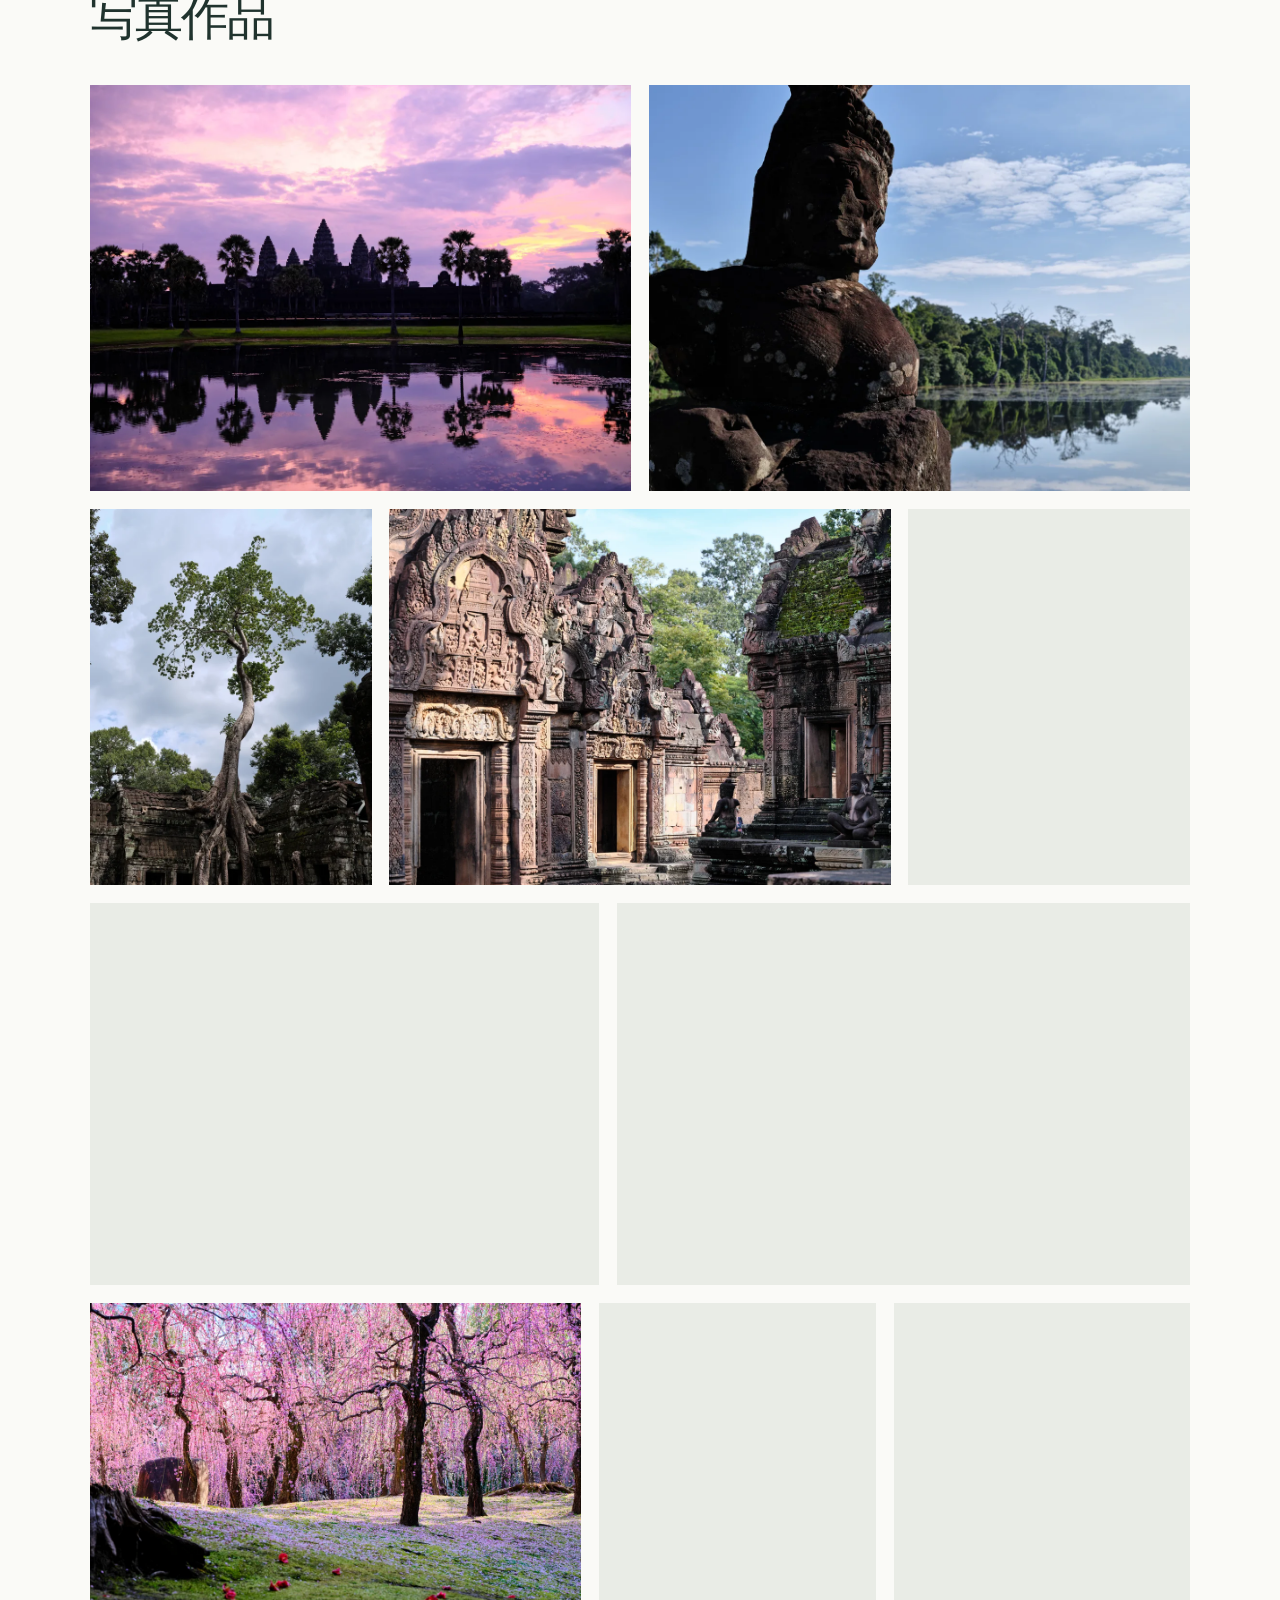
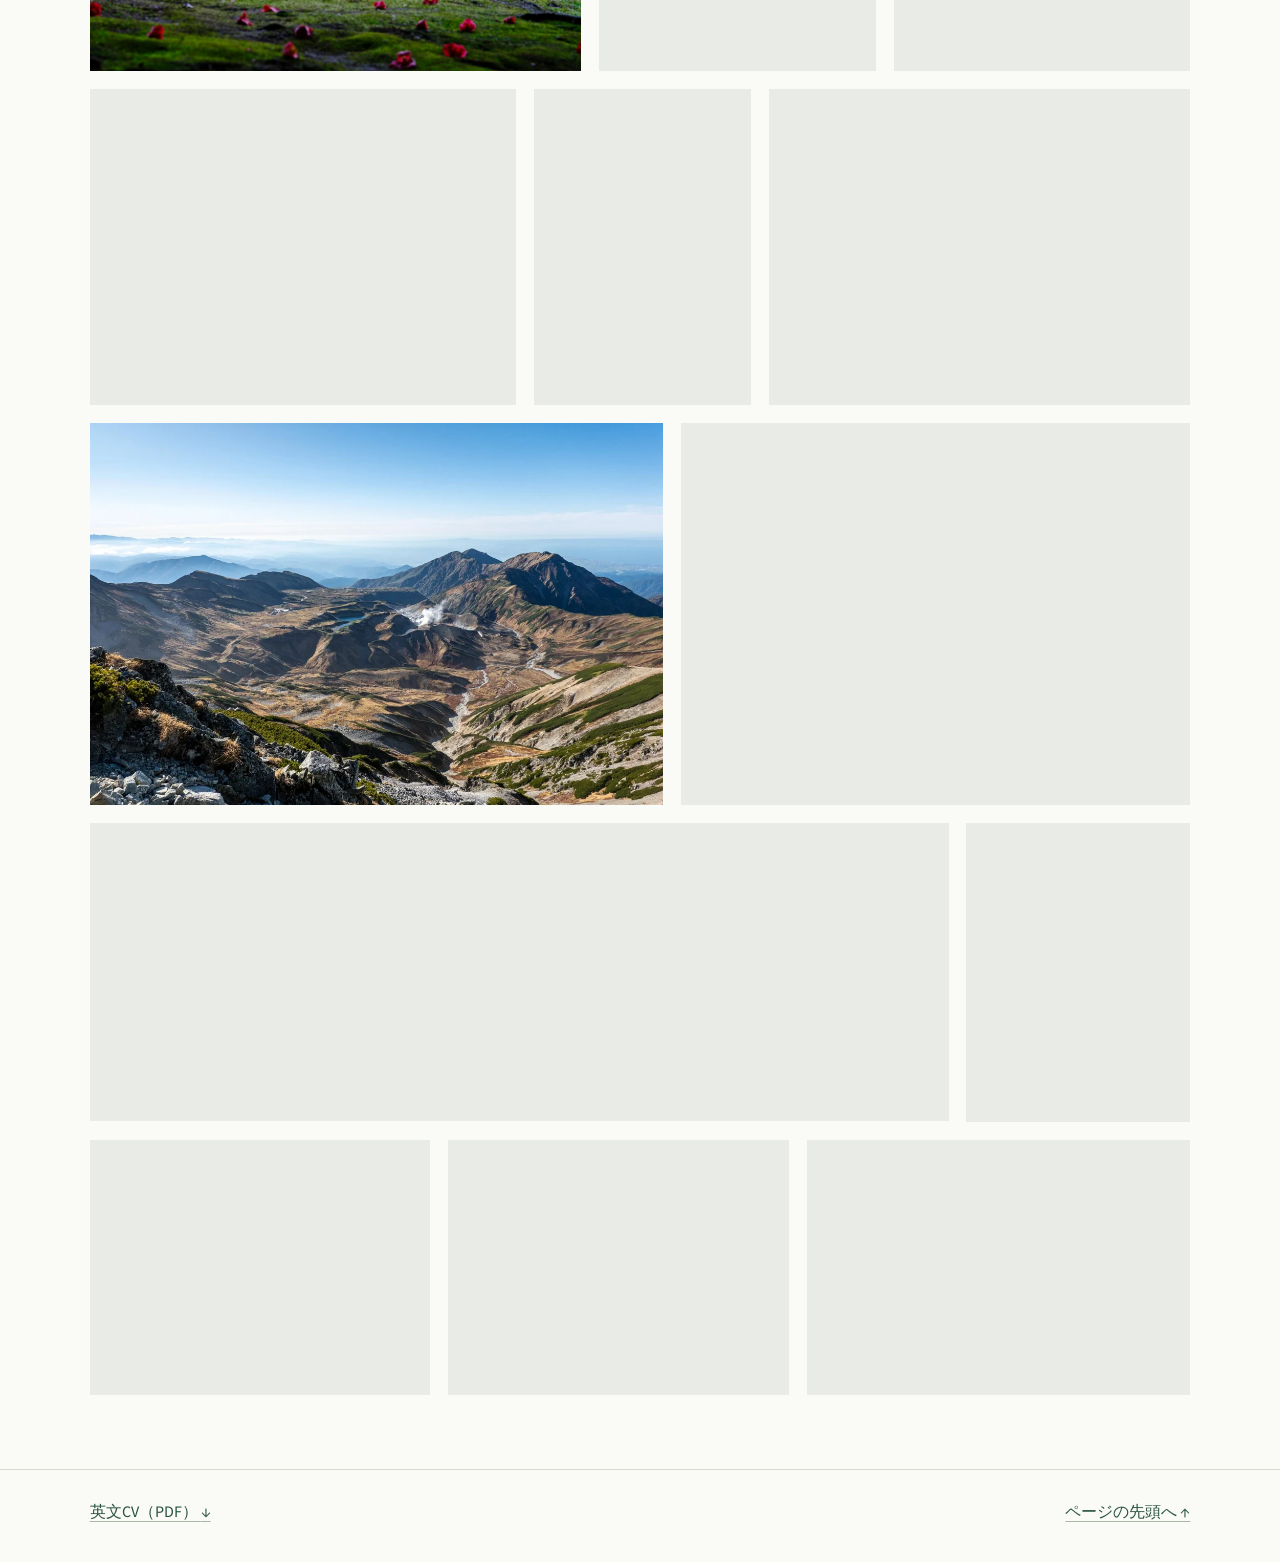
<file: cv-ja.html>
<!doctype html>
<html lang="ja"><head><meta charset="utf-8"><meta name="viewport" content="width=device-width, initial-scale=1">
<title>韓 運澤</title><link rel="canonical" href="https://hanyunze000.github.io/ja.html">
<script>
const oldAnchor = location.hash;
const section = !oldAnchor || ["#interests", "#top", "#main"].includes(oldAnchor) ? "#education" : oldAnchor;
location.replace("ja.html" + section);
</script><noscript><meta http-equiv="refresh" content="0;url=ja.html#education"></noscript></head>
<body><p><a href="ja.html#education">ホームページへ移動</a></p></body></html>
</file>
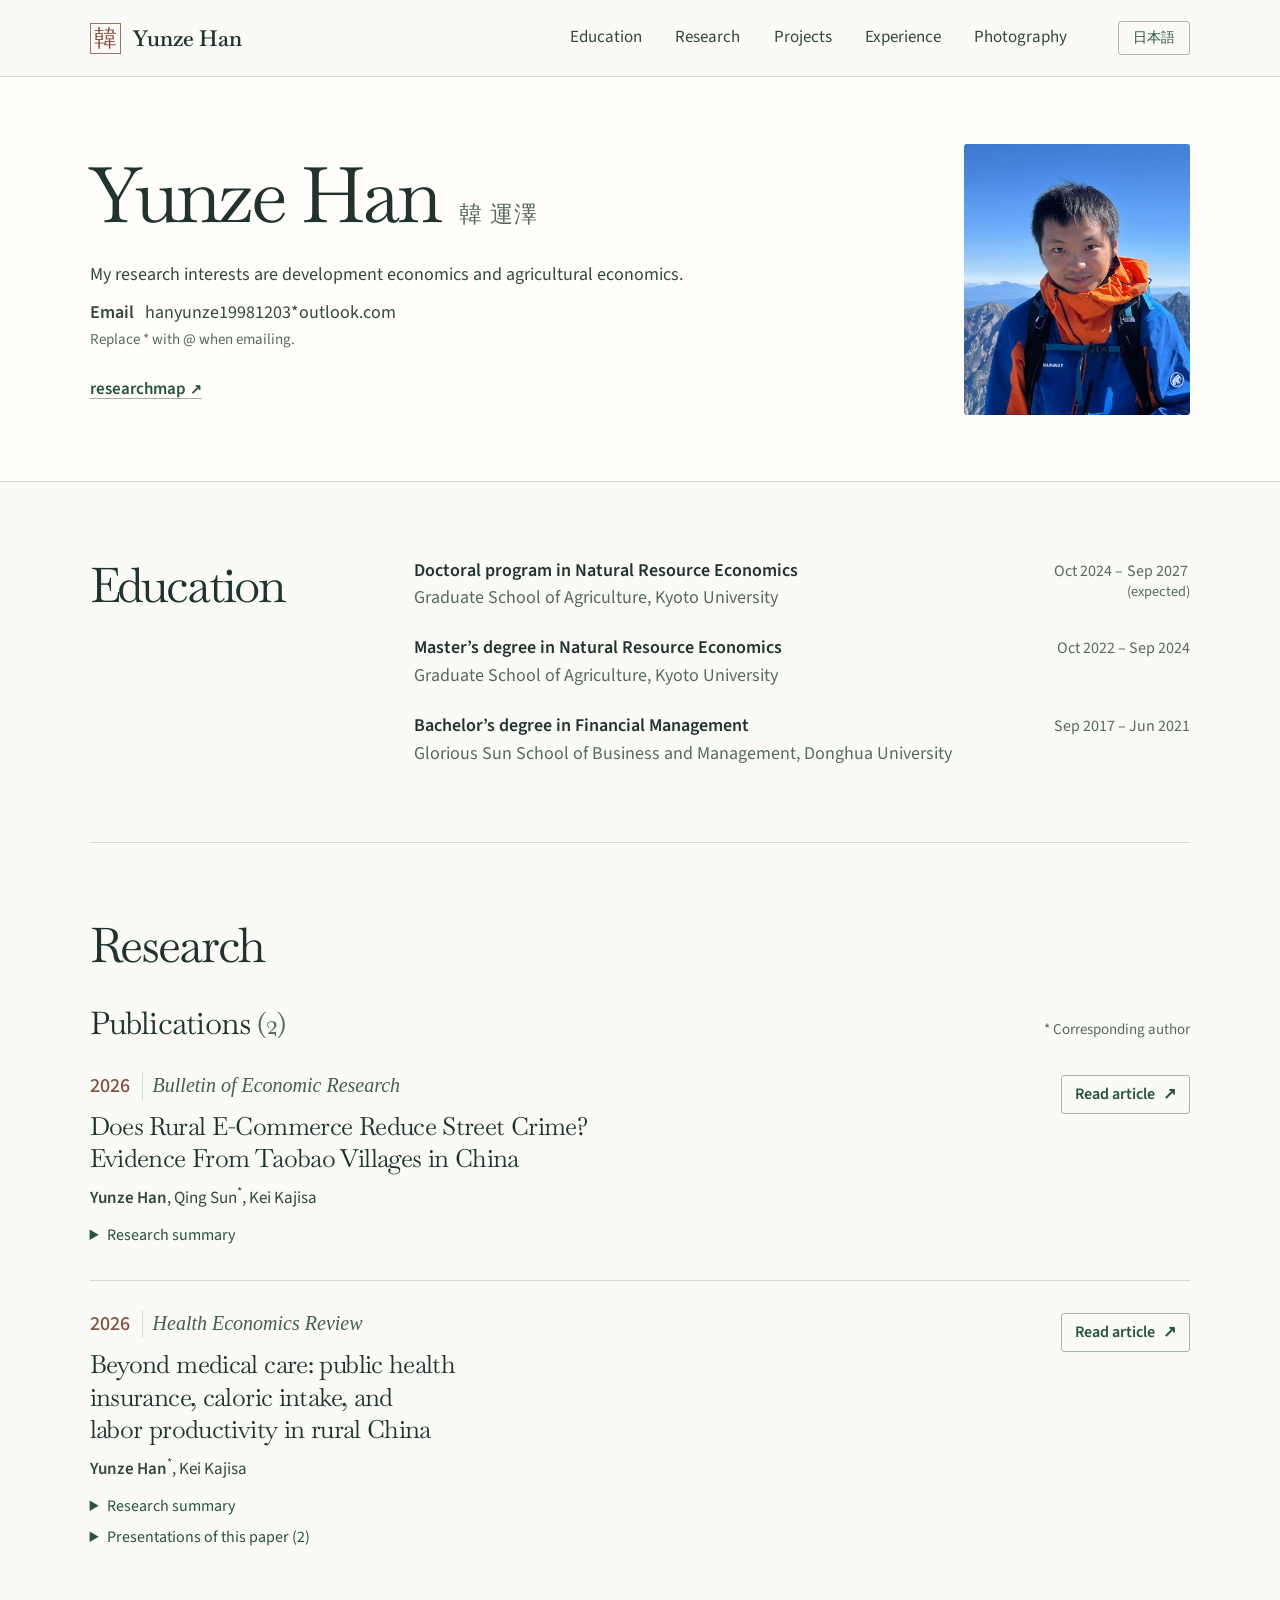
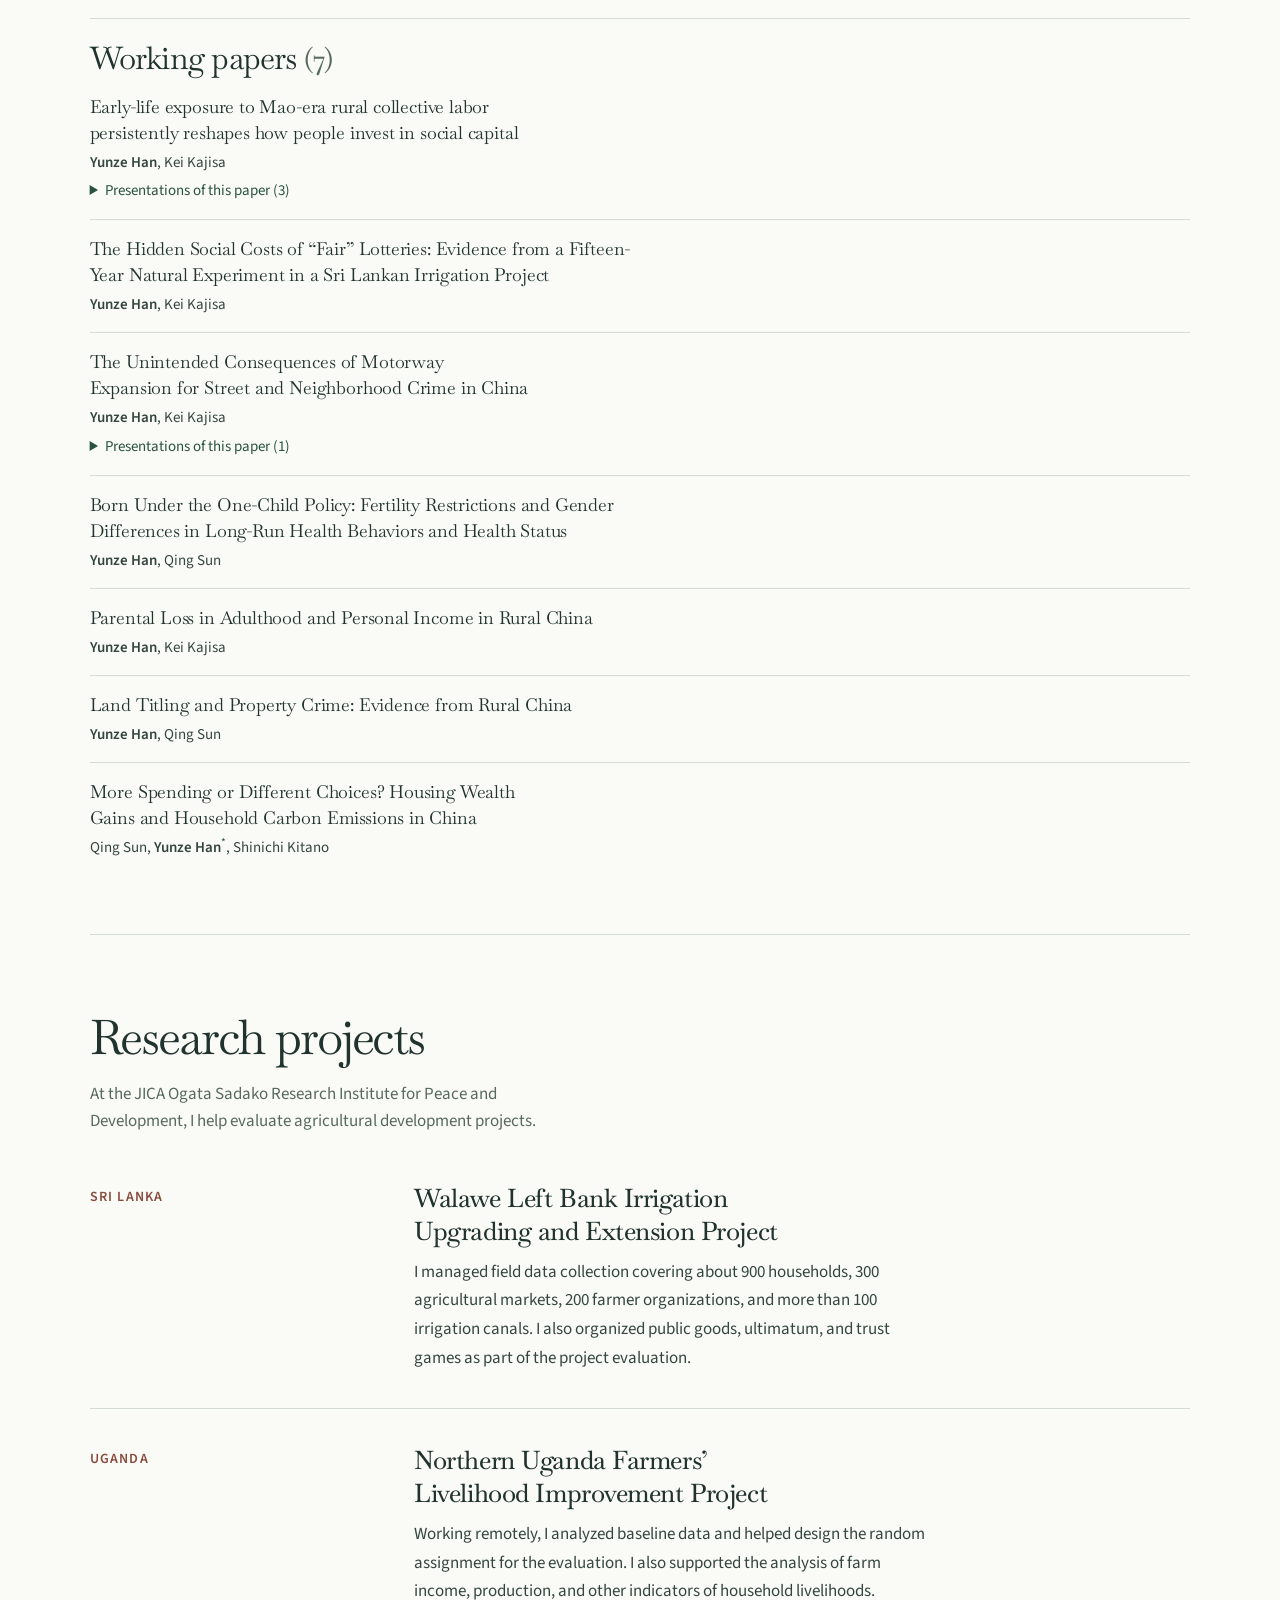
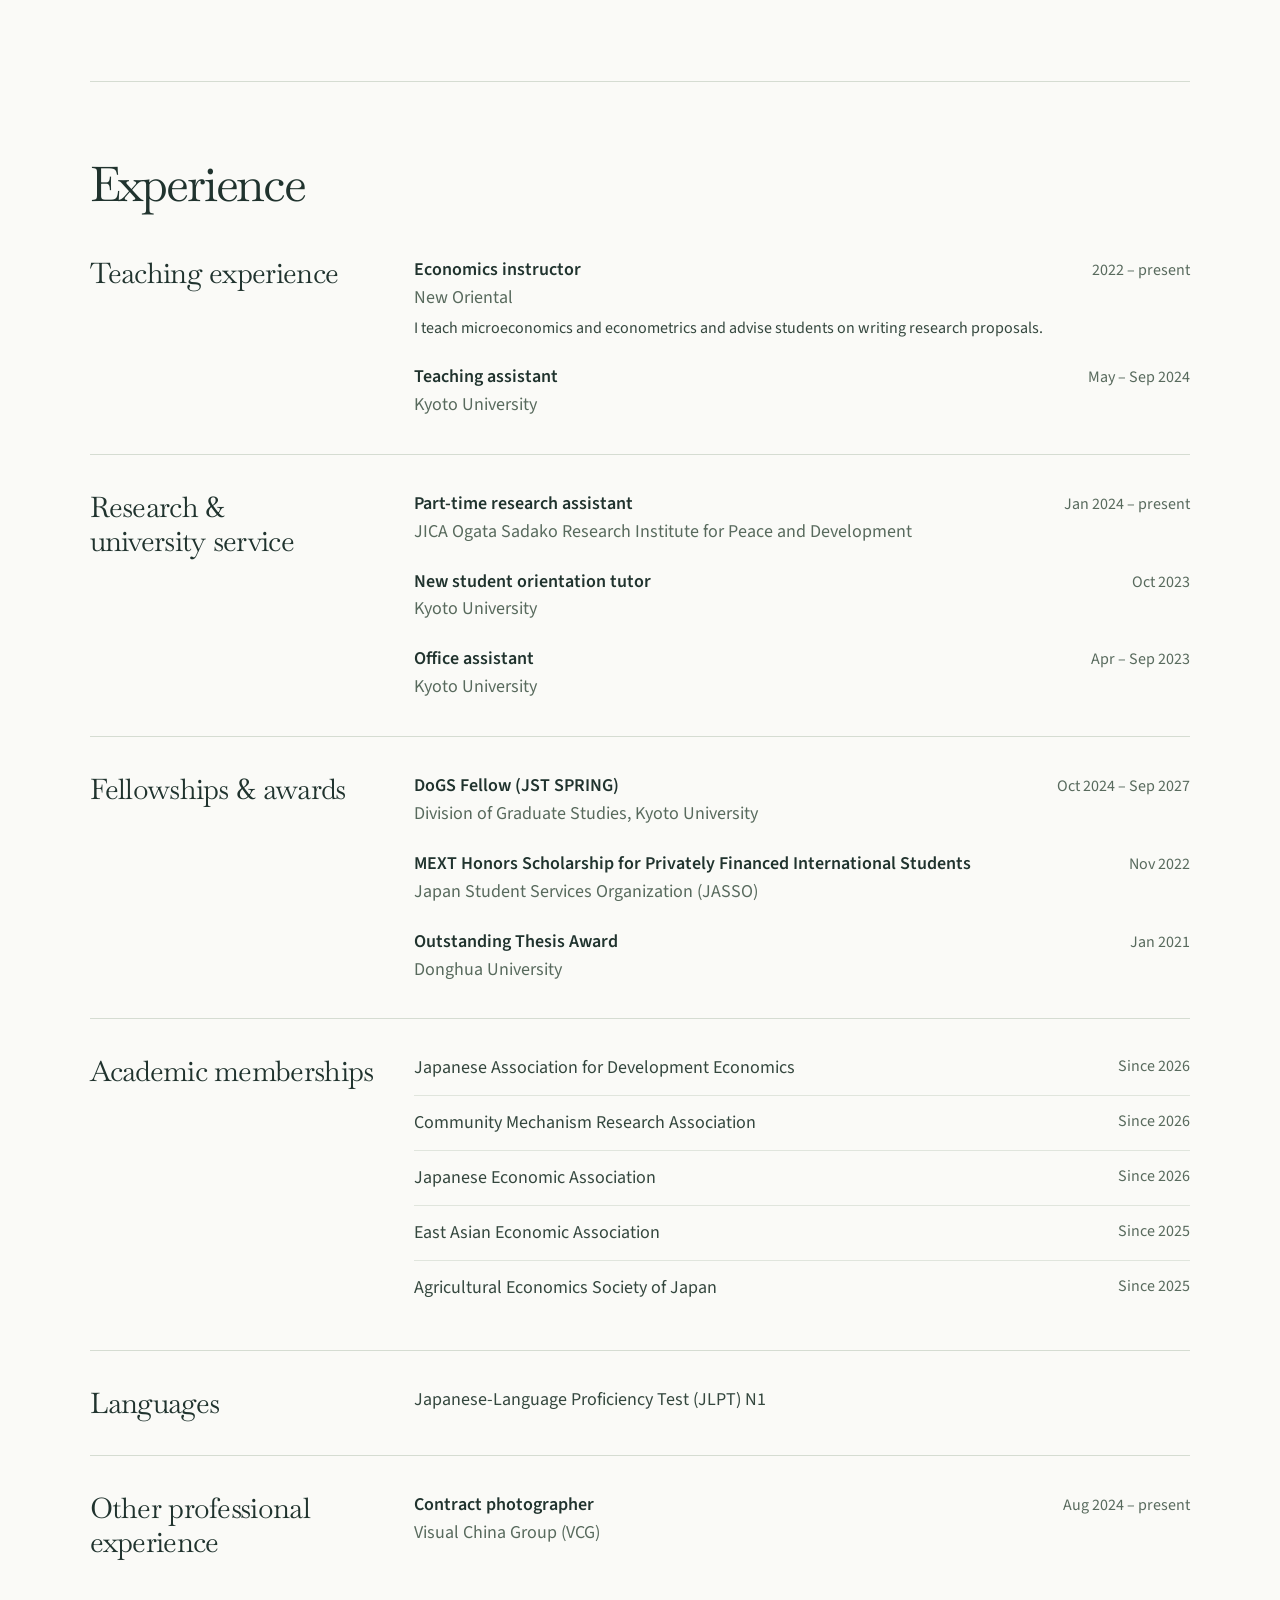
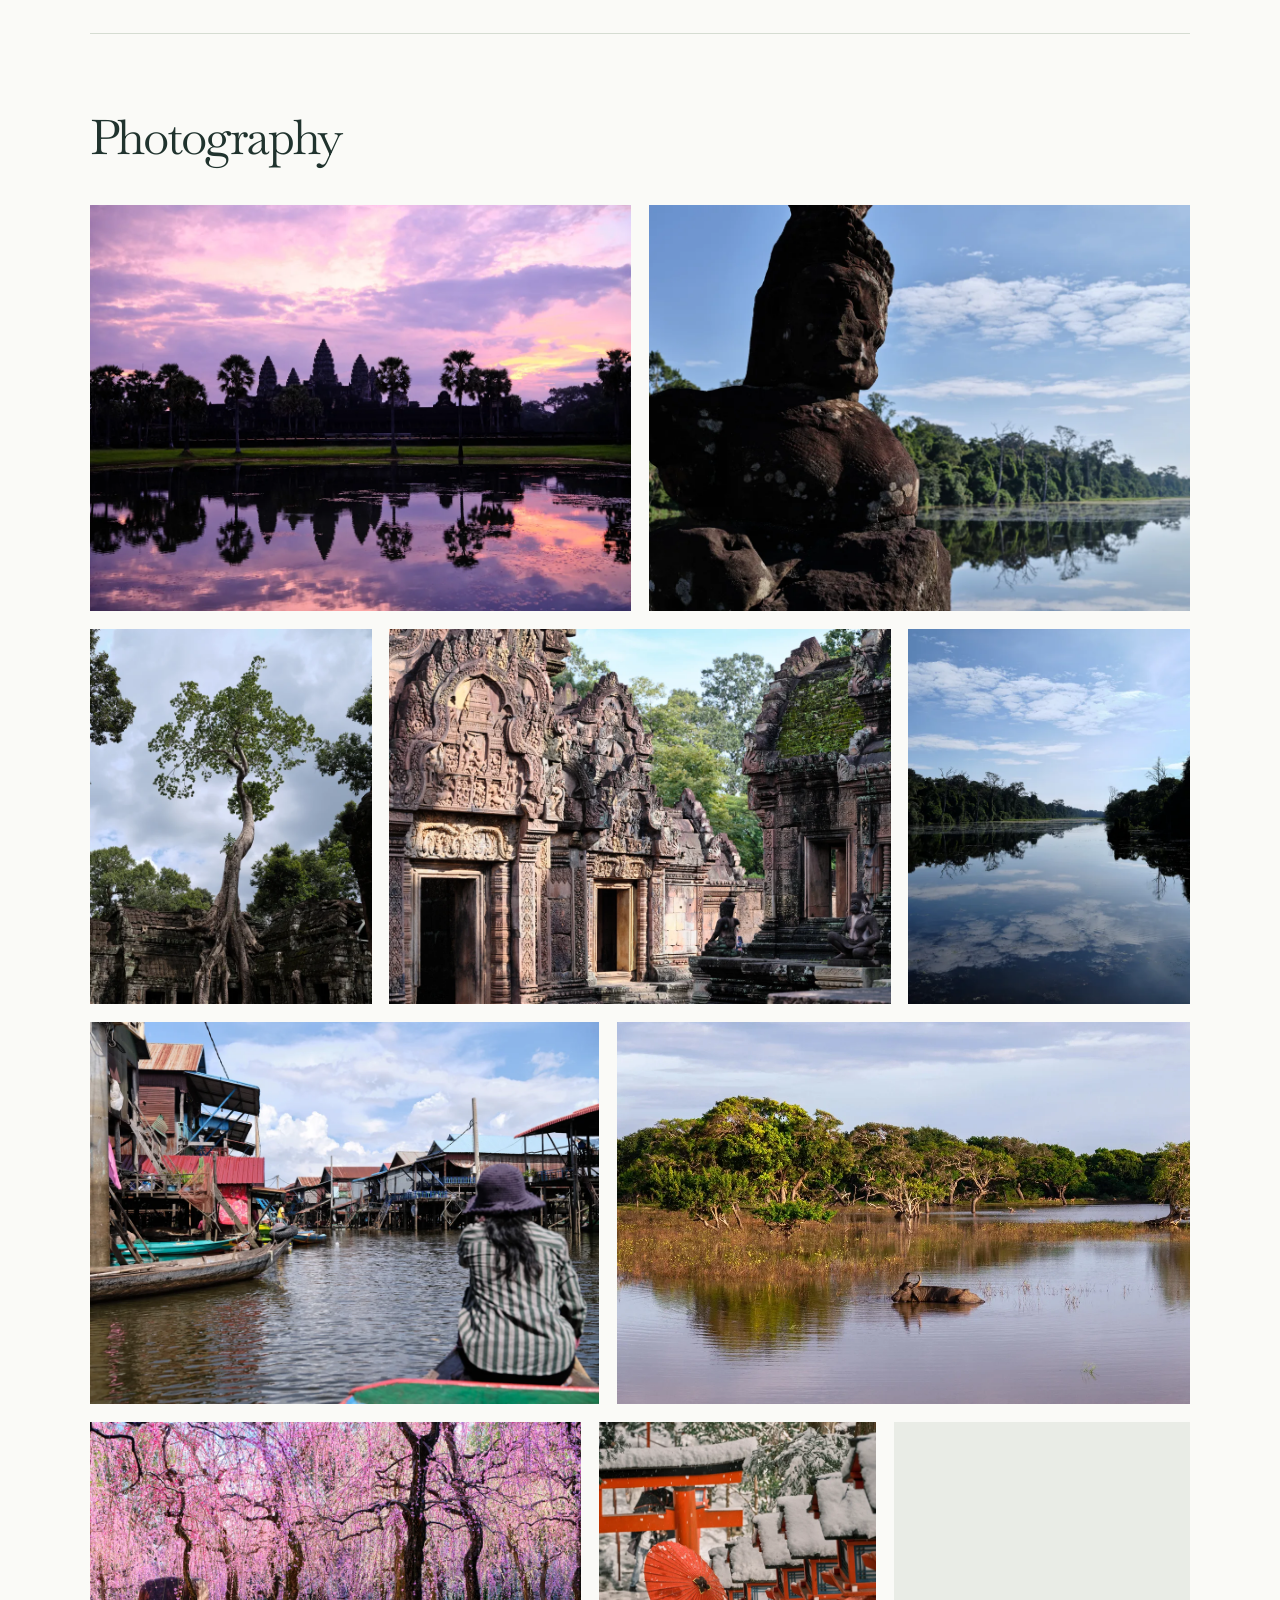
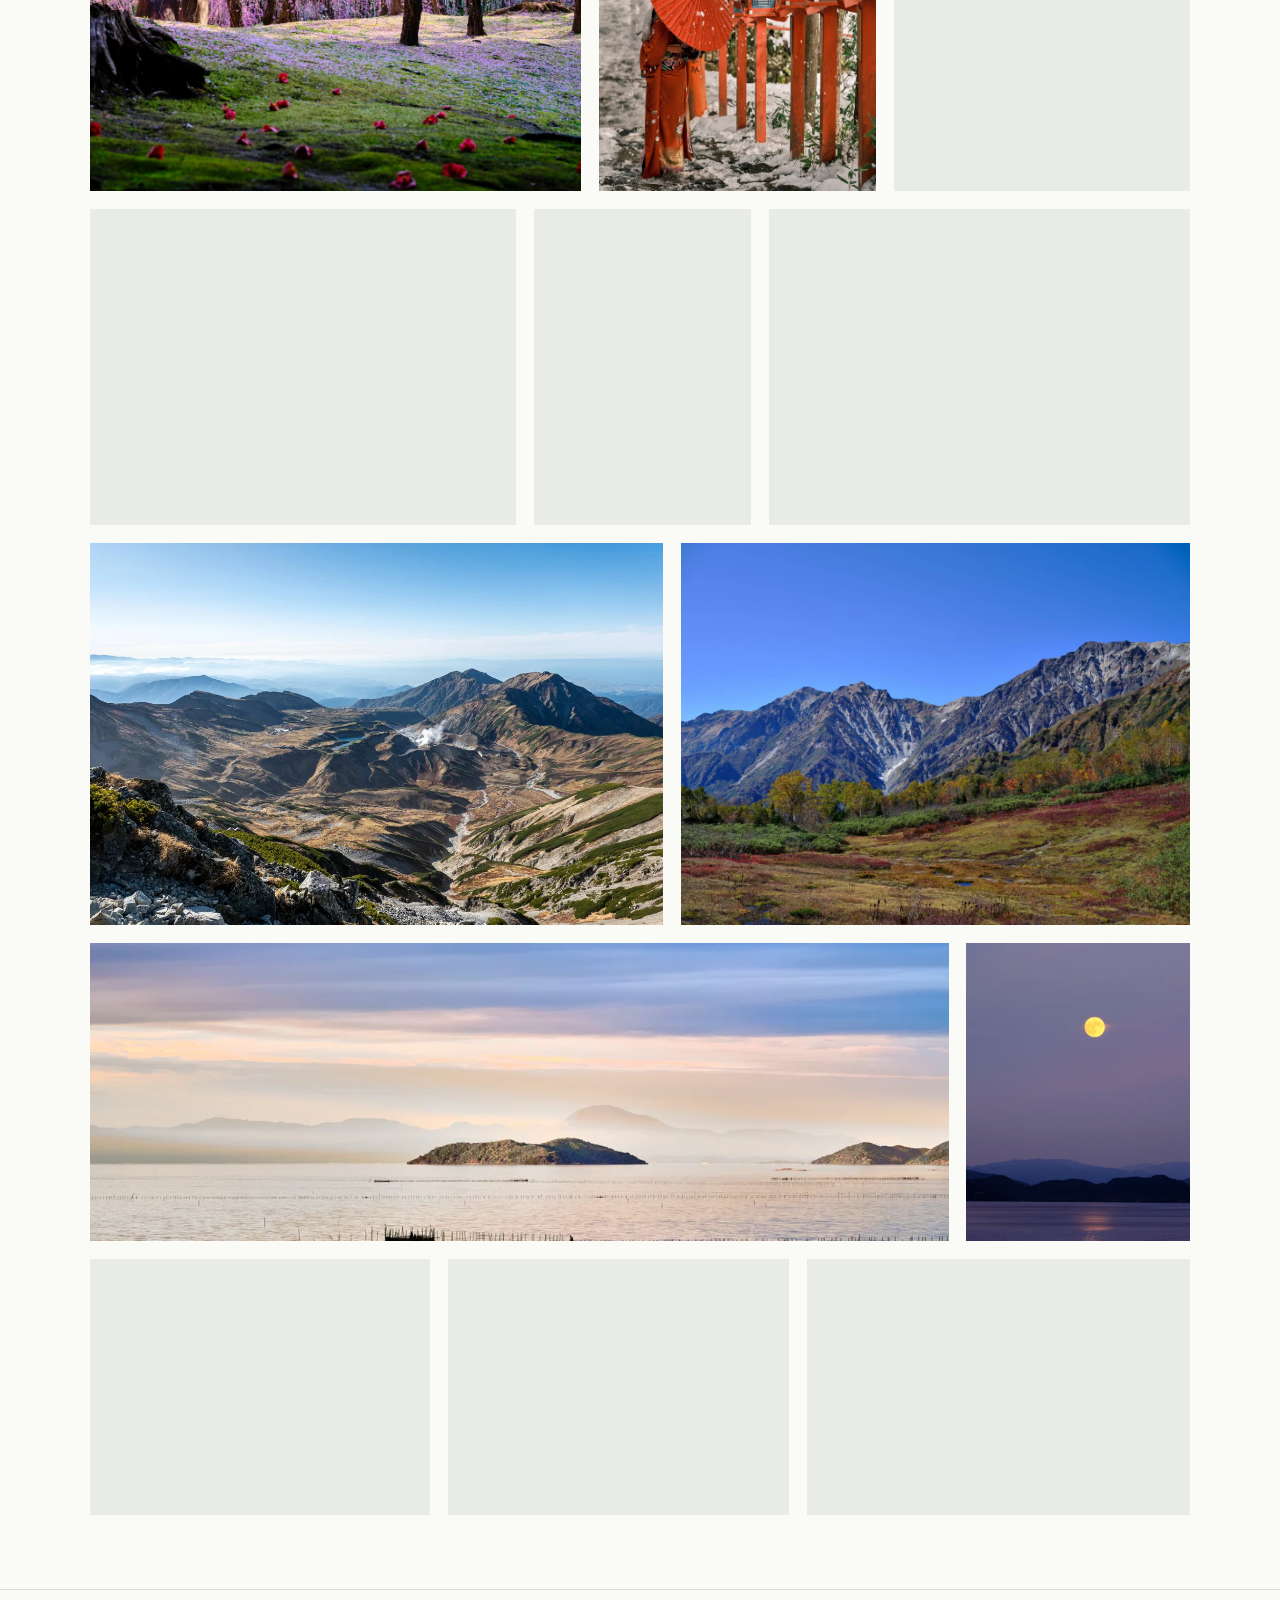
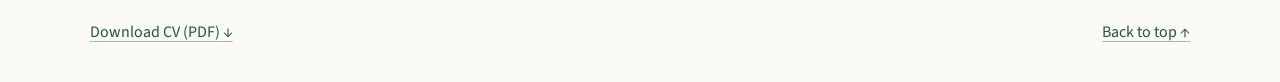
<file: cv.html>
<!doctype html>
<html lang="en"><head><meta charset="utf-8"><meta name="viewport" content="width=device-width, initial-scale=1">
<title>Yunze Han</title><link rel="canonical" href="https://hanyunze000.github.io/index.html">
<script>
const oldAnchor = location.hash;
const section = !oldAnchor || ["#interests", "#top", "#main"].includes(oldAnchor) ? "#education" : oldAnchor;
location.replace("index.html" + section);
</script><noscript><meta http-equiv="refresh" content="0;url=index.html#education"></noscript></head>
<body><p><a href="index.html#education">Go to the homepage</a></p></body></html>
</file>
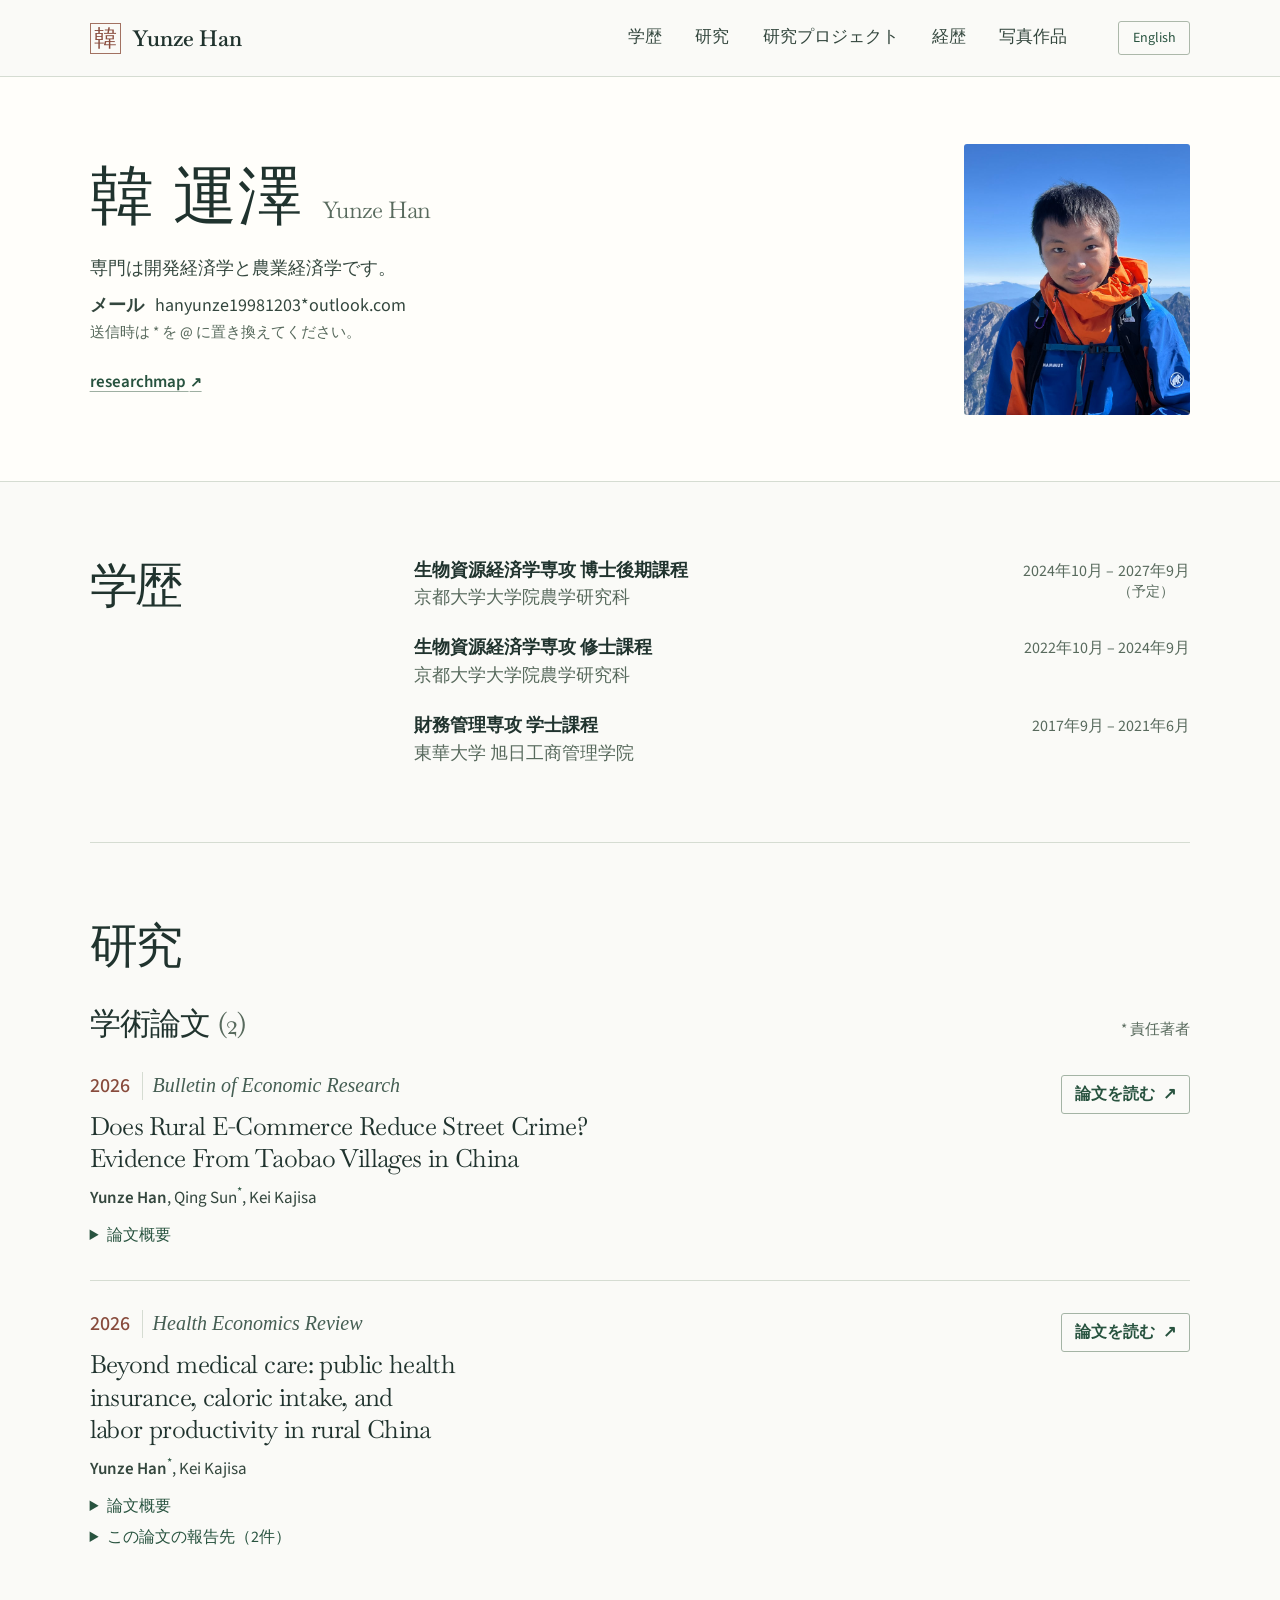
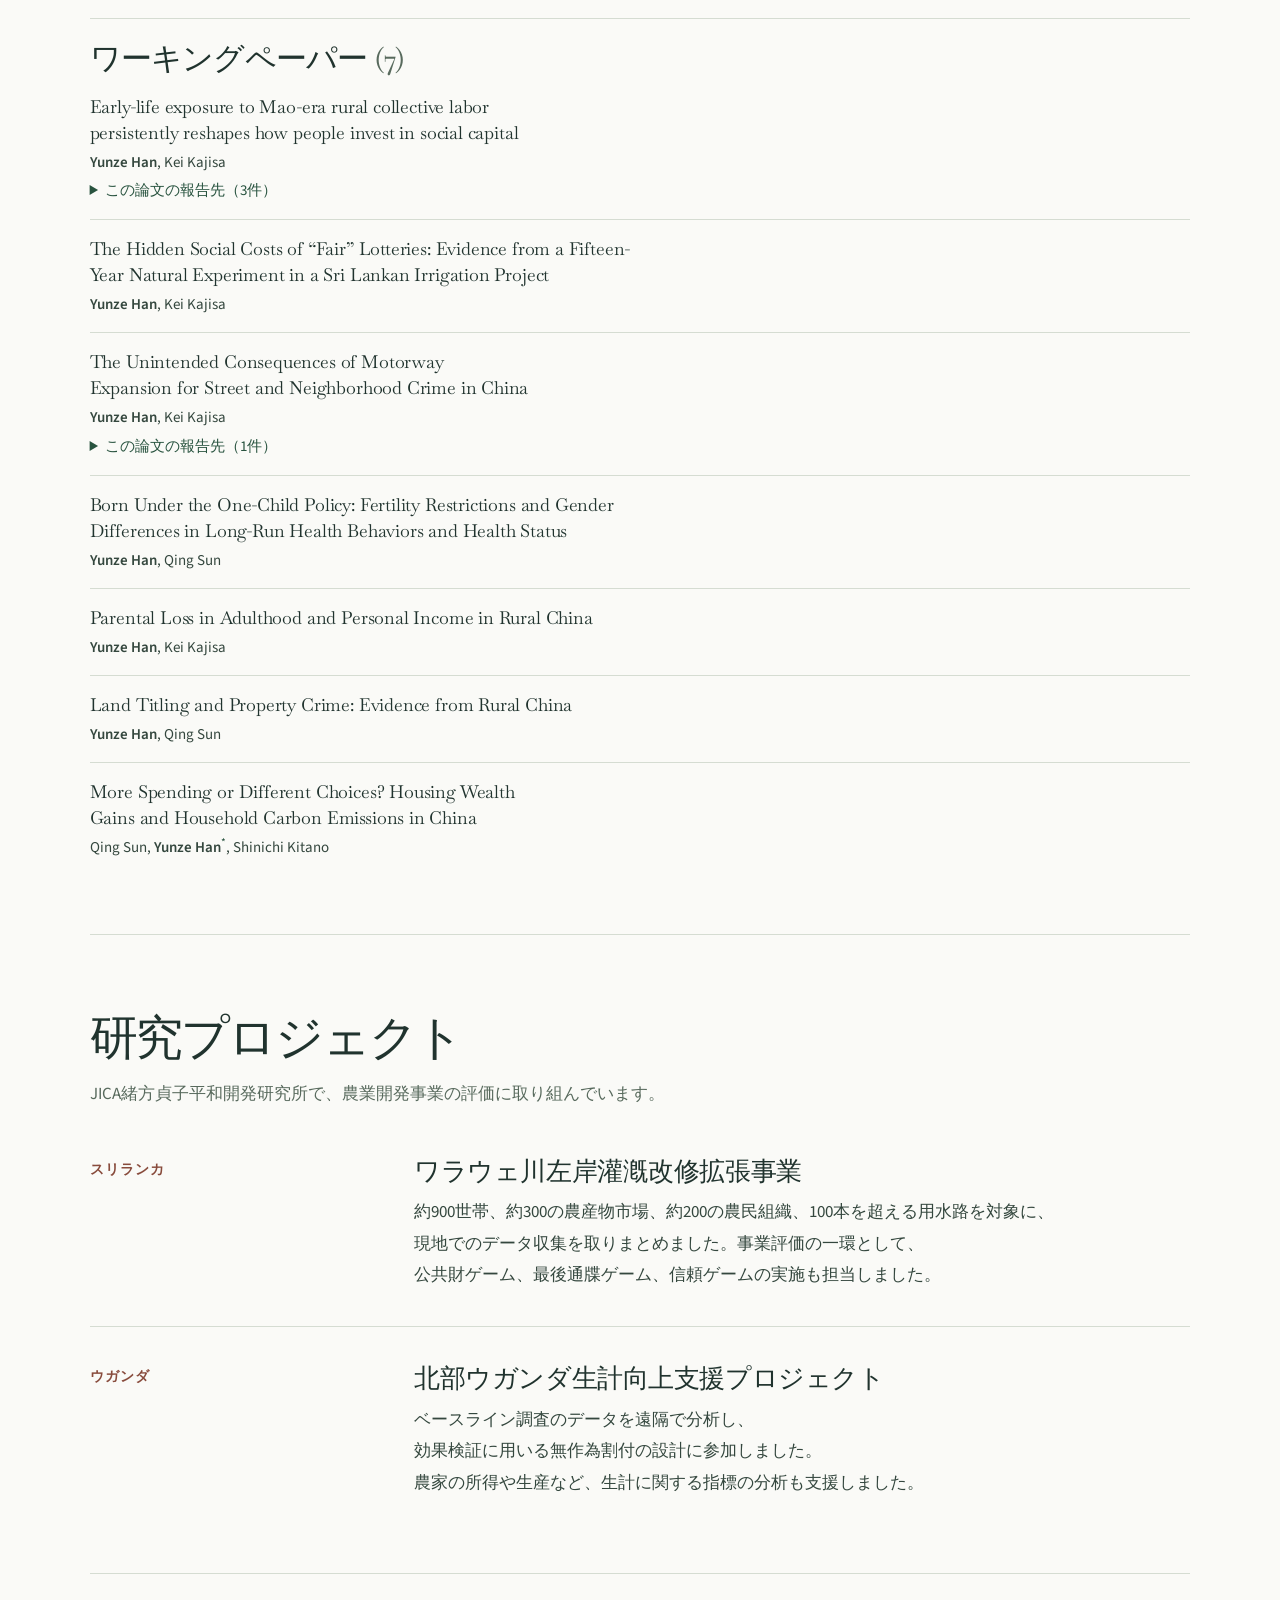
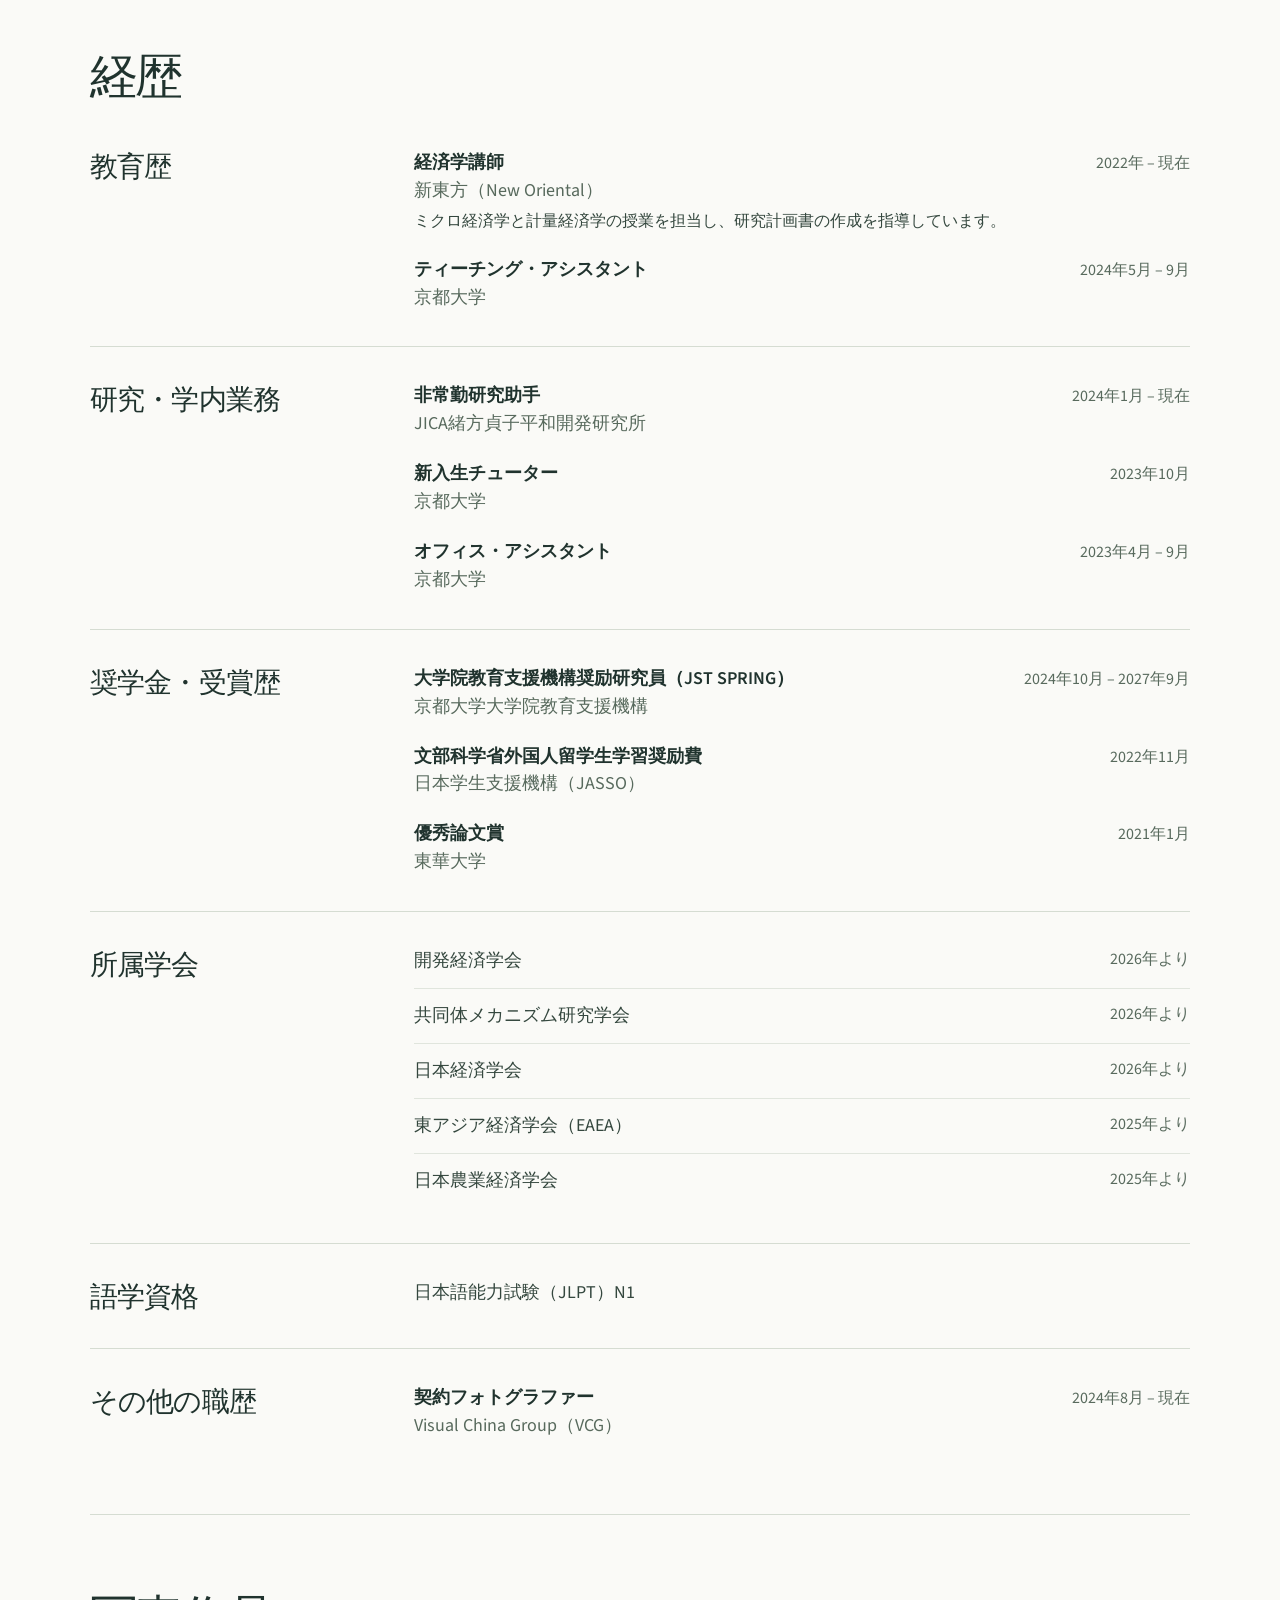
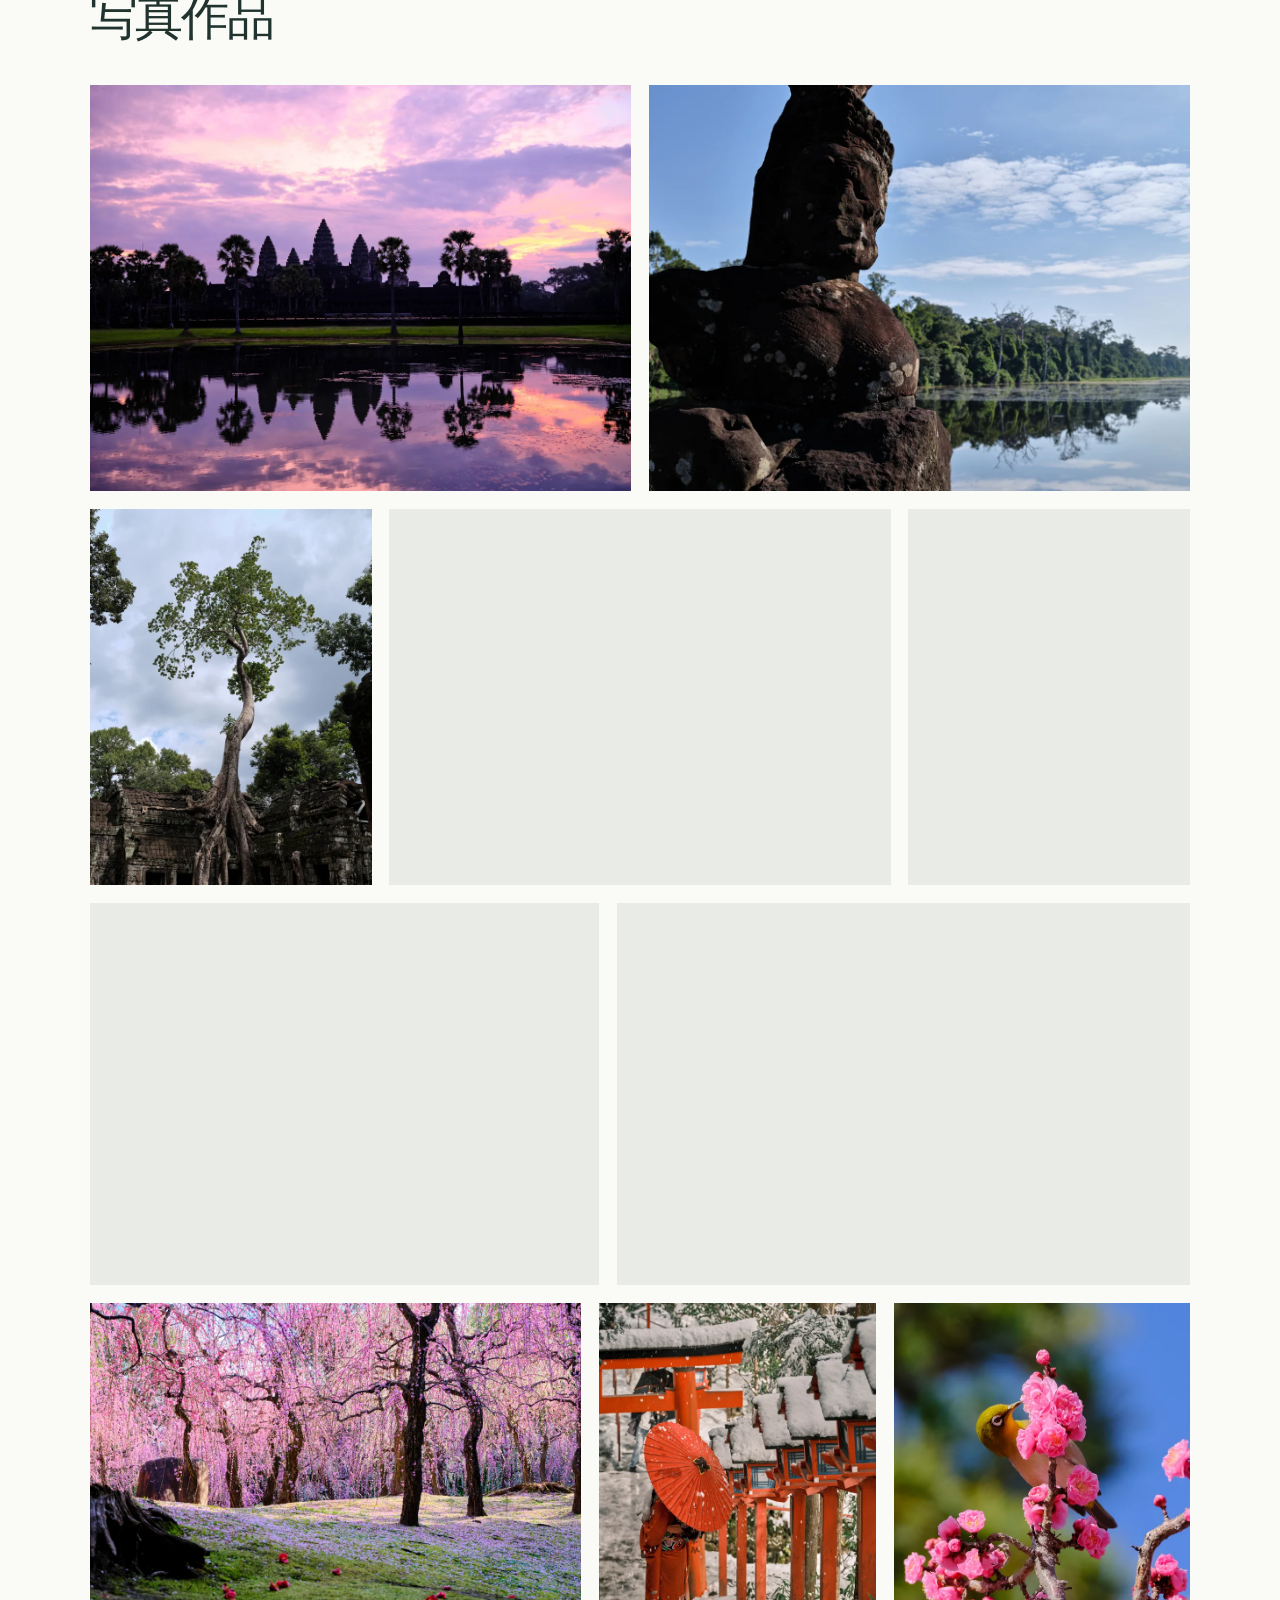
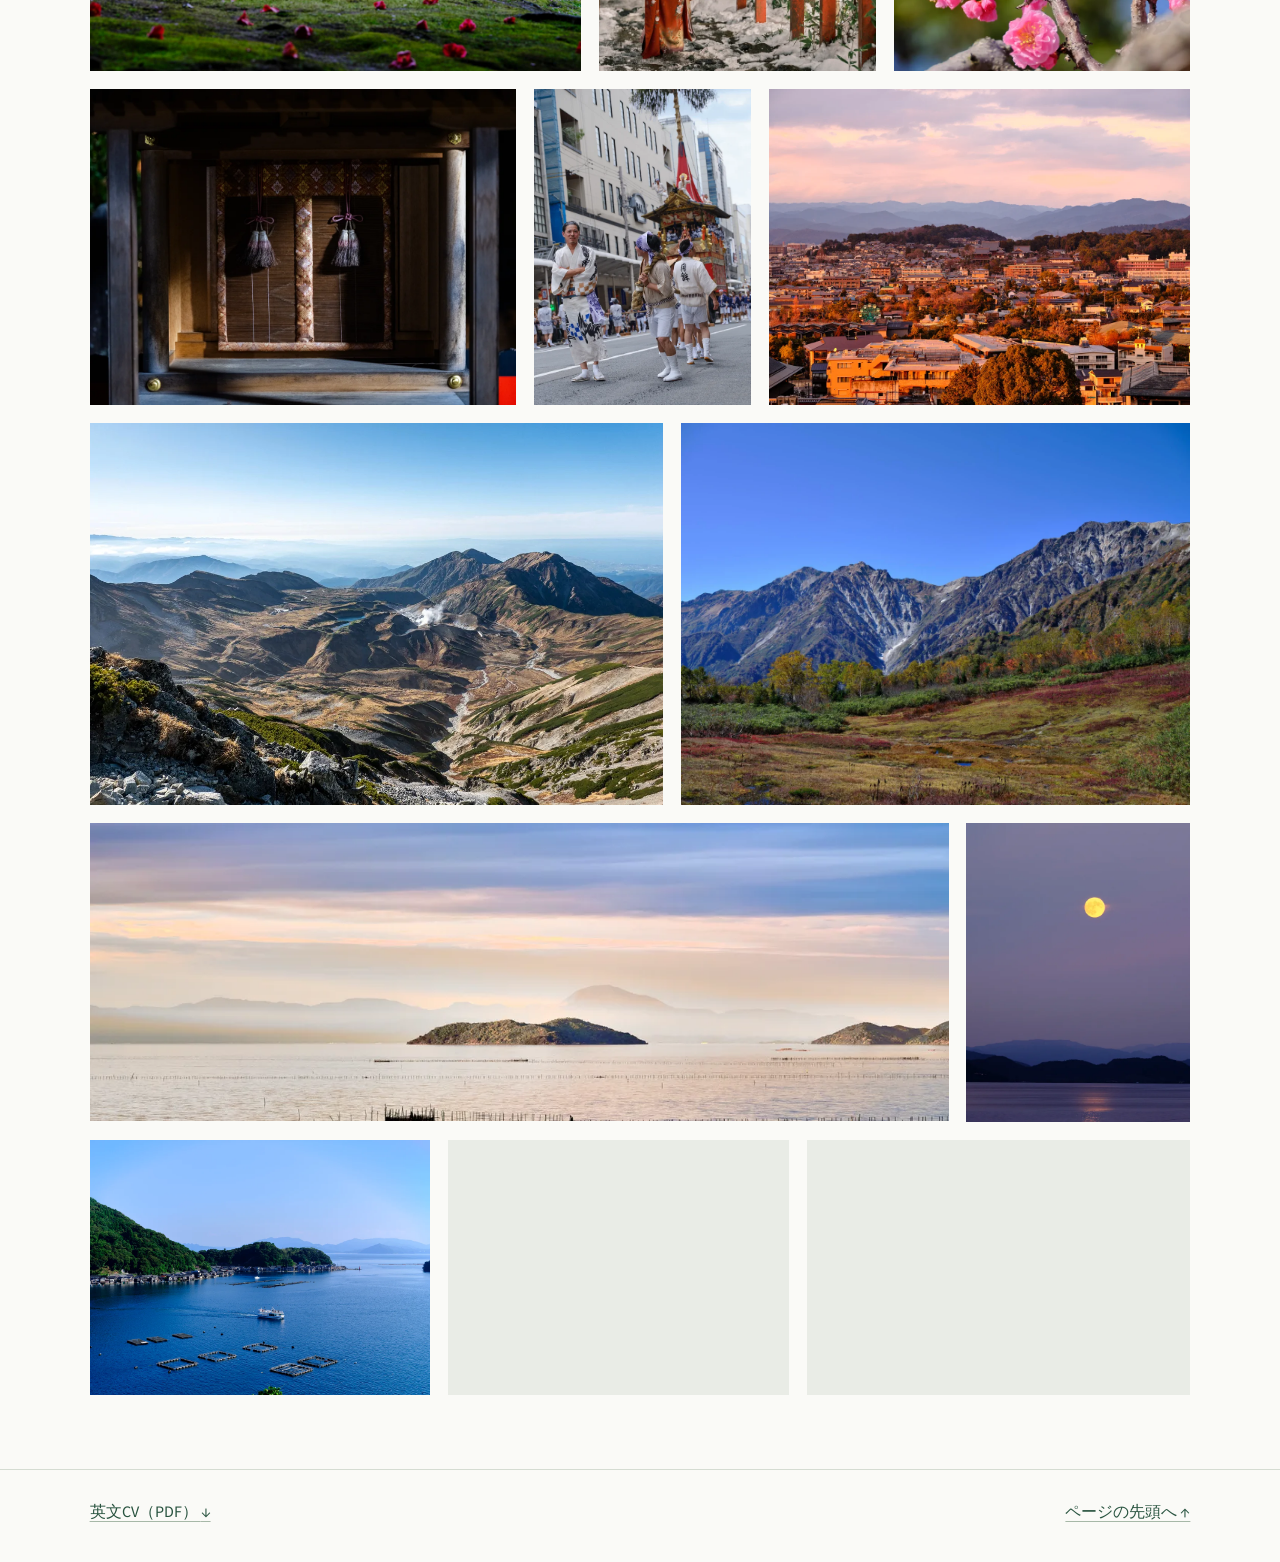
<file: ja.html>
<!doctype html>
<html lang="ja">
<head>
  <meta charset="utf-8">
  <meta name="viewport" content="width=device-width, initial-scale=1">
  <meta name="theme-color" content="#fafaf7">
  <meta name="description" content="京都大学大学院農学研究科の韓運澤の個人サイト。開発経済学・農業経済学の論文と研究プロジェクトを紹介しています。">
  <title>韓 運澤 | 研究者ホームページ</title>
  <link rel="alternate" hreflang="en" href="index.html">
  <link rel="alternate" hreflang="ja" href="ja.html">
  <link rel="alternate" hreflang="x-default" href="index.html">
  <link rel="icon" href="assets/favicon.png?v=4ac92e21" type="image/png" sizes="128x128">
  <link rel="icon" href="favicon.ico?v=180bc102" type="image/x-icon" sizes="16x16 32x32 48x48 64x64">
  <link rel="stylesheet" href="assets/style.css?v=171d6ae4">
  <script src="assets/language.js?v=ef2515bd" defer></script>
  <script src="assets/gallery.js?v=9c5ed4ba" defer></script>
  <script type="application/ld+json">{"@context": "https://schema.org", "@type": "Person", "name": "Yunze Han", "alternateName": ["韩运泽", "韓 運澤"], "affiliation": {"@type": "CollegeOrUniversity", "name": "Kyoto University"}, "sameAs": ["https://researchmap.jp/yunzehan"]}</script>
</head>
<body id="top">
  <a class="skip-link" href="#main">本文へ移動</a>
  <header class="masthead"><div class="wrap masthead-inner">
    <a class="brand" href="#top" aria-label="韓運澤のホームページ"><span class="seal" aria-hidden="true" lang="ja">韓</span><span lang="en">Yunze Han</span></a>
    <nav class="section-nav" aria-label="メインナビゲーション"><a href="#education">学歴</a><a href="#research">研究</a><a href="#projects">研究プロジェクト</a><a href="#experience">経歴</a><a href="#photography">写真作品</a></nav>
    <a class="language-switch" href="index.html?v=b1a0e3b3" hreflang="en" lang="en" aria-label="Read in English">English</a>
  </div></header>
  <main id="main">
    <section class="profile" aria-labelledby="profile-name"><div class="wrap profile-inner">
      <div class="profile-copy">
        <h1 id="profile-name">韓 運澤<span class="other-name" lang="en">Yunze Han</span></h1>
        <div id="contact" class="contact">
          <p class="research-interests"><span class="phrase">専門は開発経済学と</span><wbr><span class="phrase">農業経済学です。</span></p>
          <p><span class="contact-label">メール</span> <span class="email-address" dir="ltr">hanyunze19981203*outlook.com</span></p>
          <p class="contact-hint">送信時は * を @ に置き換えてください。</p>
        </div>
        <ul class="profile-links" aria-label="研究者プロフィール">
          <li><a href="https://researchmap.jp/yunzehan" target="_blank" rel="noopener" title="新しいタブで開く" lang="en">researchmap <span class="arrow" aria-hidden="true">↗</span></a></li>
        </ul>
      </div>
      <div class="portrait-frame"><img src="assets/portrait.jpg" alt="山を背景にした韓運澤の写真" width="720" height="864"></div>
    </div></section>
    <div class="wrap page-content">
      <section class="cv-group" id="education" aria-labelledby="education-heading"><h2 id="education-heading">学歴</h2><div><ul class="cv-rows"><li><div><strong>生物資源経済学専攻 博士後期課程</strong><span>京都大学大学院農学研究科</span></div><span class="cv-date"><span class="date-range"><span>2024年10月 –</span> <span>2027年9月</span> <small>（予定）</small></span></span></li><li><div><strong>生物資源経済学専攻 修士課程</strong><span>京都大学大学院農学研究科</span></div><span class="cv-date">2022年10月 – 2024年9月</span></li><li><div><strong>財務管理専攻 学士課程</strong><span>東華大学 旭日工商管理学院</span></div><span class="cv-date">2017年9月 – 2021年6月</span></li></ul></div></section>
      <section class="page-section" id="research" aria-labelledby="research-heading">
        <h2 id="research-heading">研究</h2>
        <section id="publications" class="publications" aria-labelledby="publications-heading">
          <div class="subsection-head"><h3 id="publications-heading">学術論文 <span class="count">(2)</span></h3>
            <p class="paper-key"><span aria-hidden="true">*</span> 責任著者</p></div>
          <article class="paper" id="taobao-villages"><div class="paper-line"><div class="paper-info"><p class="journal"><span class="pub-year">2026</span><i lang="en">Bulletin of Economic Research</i></p><h4 class="paper-title" lang="en"><a href="https://doi.org/10.1111/boer.70090" target="_blank" rel="noopener" title="新しいタブで開く">Does Rural E-Commerce Reduce Street Crime? Evidence From Taobao Villages in China</a></h4><p class="authors" lang="en"><span class="paper-author"><strong>Yunze Han</strong></span>, <span class="paper-author">Qing Sun<sup title="責任著者"><span aria-hidden="true">*</span><span class="sr-only" lang="ja"> 責任著者</span></sup></span>, <span class="paper-author">Kei Kajisa</span></p></div><div class="paper-action"><a class="article-link" href="https://doi.org/10.1111/boer.70090" target="_blank" rel="noopener" title="新しいタブで開く">論文を読む <span aria-hidden="true">↗</span></a></div></div><div class="paper-details"><details class="disclosure"><summary>論文概要</summary><p class="paper-summary"><span class="phrase">中国の2,872県のデータを分析したところ、</span><wbr><span class="phrase">淘宝村が形成された県では、</span><wbr><span class="phrase">路上や住宅地での</span><wbr><span class="phrase">財産犯罪が減少しました。</span></p></details></div></article><article class="paper" id="medical-care"><div class="paper-line"><div class="paper-info"><p class="journal"><span class="pub-year">2026</span><i lang="en">Health Economics Review</i></p><h4 class="paper-title" lang="en"><a href="https://doi.org/10.1186/s13561-026-00833-w" target="_blank" rel="noopener" title="新しいタブで開く">Beyond medical care: public health insurance, caloric intake, and labor productivity in rural China</a></h4><p class="authors" lang="en"><span class="paper-author"><strong>Yunze Han</strong><sup title="責任著者"><span aria-hidden="true">*</span><span class="sr-only" lang="ja"> 責任著者</span></sup></span>, <span class="paper-author">Kei Kajisa</span></p></div><div class="paper-action"><a class="article-link" href="https://doi.org/10.1186/s13561-026-00833-w" target="_blank" rel="noopener" title="新しいタブで開く">論文を読む <span aria-hidden="true">↗</span></a></div></div><div class="paper-details"><details class="disclosure"><summary>論文概要</summary><p class="paper-summary"><span class="phrase">中国農村部では、</span><wbr><span class="phrase">新型農村合作医療制度の加入者は</span><wbr><span class="phrase">非加入者よりも摂取カロリーが高く、</span><wbr><span class="phrase">摂取カロリーが高い人ほど、</span><wbr><span class="phrase">翌年の就労日1日当たりの所得も</span><wbr><span class="phrase">高い傾向にありました。</span></p></details><details class="disclosure"><summary>この論文の報告先（2件）</summary><div class="meetings"><ul><li><span class="meeting-date">2025年3月</span><div>2025年度日本農業経済学会大会</div></li><li><span class="meeting-date">2025年2月</span><div><span lang="en">Kyoto Development Economic Research (KDER) Student Workshop</span></div></li></ul></div></details></div></article>
        </section>
        <section id="working-papers" class="working-papers" aria-labelledby="working-papers-heading">
          <h3 id="working-papers-heading">ワーキングペーパー <span class="count">(7)</span></h3>
          <article class="paper" id="collective-labor"><div class="paper-line"><div class="paper-info"><h4 class="paper-title" lang="en">Early-life exposure to Mao-era rural collective labor persistently reshapes how people invest in social capital</h4><p class="authors" lang="en"><span class="paper-author"><strong>Yunze Han</strong></span>, <span class="paper-author">Kei Kajisa</span></p></div></div><div class="paper-details"><details class="disclosure"><summary>この論文の報告先（3件）</summary><div class="meetings"><ul><li><span class="meeting-date">2026年9月</span><div>日本経済学会2026年度秋季大会</div></li><li><span class="meeting-date">2026年6月</span><div>共同体メカニズム研究学会 第1回大会<span class="meeting-note">（座長兼任）</span></div></li><li><span class="meeting-date">2025年11月</span><div><span lang="en">20th International Convention of the East Asian Economic Association</span><details class="early-title"><summary>プログラム掲載時の題目</summary><p lang="en">Mandatory Resettlement and Social Capital: The Lasting Effects of China’s Send-Down Movement</p></details></div></li></ul></div></details></div></article><article class="paper" id="irrigation-lotteries"><div class="paper-line"><div class="paper-info"><h4 class="paper-title" lang="en">The Hidden Social Costs of “Fair” Lotteries: Evidence from a Fifteen-Year Natural Experiment in a Sri Lankan Irrigation Project</h4><p class="authors" lang="en"><span class="paper-author"><strong>Yunze Han</strong></span>, <span class="paper-author">Kei Kajisa</span></p></div></div><div class="paper-details"></div></article><article class="paper" id="motorway-expansion"><div class="paper-line"><div class="paper-info"><h4 class="paper-title" lang="en">The Unintended Consequences of Motorway Expansion for Street and Neighborhood Crime in China</h4><p class="authors" lang="en"><span class="paper-author"><strong>Yunze Han</strong></span>, <span class="paper-author">Kei Kajisa</span></p></div></div><div class="paper-details"><details class="disclosure"><summary>この論文の報告先（1件）</summary><div class="meetings"><ul><li><span class="meeting-date">2026年11月</span><div><span lang="en">21st International Convention of the East Asian Economic Association</span></div></li></ul></div></details></div></article><article class="paper" id="one-child-policy"><div class="paper-line"><div class="paper-info"><h4 class="paper-title" lang="en">Born Under the One-Child Policy: Fertility Restrictions and Gender Differences in Long-Run Health Behaviors and Health Status</h4><p class="authors" lang="en"><span class="paper-author"><strong>Yunze Han</strong></span>, <span class="paper-author">Qing Sun</span></p></div></div><div class="paper-details"></div></article><article class="paper" id="parental-loss"><div class="paper-line"><div class="paper-info"><h4 class="paper-title" lang="en">Parental Loss in Adulthood and Personal Income in Rural China</h4><p class="authors" lang="en"><span class="paper-author"><strong>Yunze Han</strong></span>, <span class="paper-author">Kei Kajisa</span></p></div></div><div class="paper-details"></div></article><article class="paper" id="land-titling"><div class="paper-line"><div class="paper-info"><h4 class="paper-title" lang="en">Land Titling and Property Crime: Evidence from Rural China</h4><p class="authors" lang="en"><span class="paper-author"><strong>Yunze Han</strong></span>, <span class="paper-author">Qing Sun</span></p></div></div><div class="paper-details"></div></article><article class="paper" id="housing-wealth"><div class="paper-line"><div class="paper-info"><h4 class="paper-title" lang="en">More Spending or Different Choices? Housing Wealth Gains and Household Carbon Emissions in China</h4><p class="authors" lang="en"><span class="paper-author">Qing Sun</span>, <span class="paper-author"><strong>Yunze Han</strong><sup title="責任著者"><span aria-hidden="true">*</span><span class="sr-only" lang="ja"> 責任著者</span></sup></span>, <span class="paper-author">Shinichi Kitano</span></p></div></div><div class="paper-details"></div></article>
        </section>
      </section>
      <section class="page-section" id="projects" aria-labelledby="projects-heading">
        <h2 id="projects-heading">研究プロジェクト</h2>
        <p class="section-intro"><span class="phrase">JICA緒方貞子平和開発研究所で、</span><wbr><span class="phrase">農業開発事業の評価に取り組んでいます。</span></p>
        <article class="project" id="sri-lanka"><p class="small-label">スリランカ</p><div><h3><span class="phrase">ワラウェ川左岸</span><wbr><span class="phrase">灌漑改修拡張事業</span></h3><p><span class="phrase">約900世帯、</span><wbr><span class="phrase">約300の農産物市場、</span><wbr><span class="phrase">約200の農民組織、</span><wbr><span class="phrase">100本を超える用水路を対象に、</span><wbr><span class="phrase">現地でのデータ収集を取りまとめました。</span><wbr><span class="phrase">事業評価の一環として、</span><wbr><span class="phrase">公共財ゲーム、</span><wbr><span class="phrase">最後通牒ゲーム、</span><wbr><span class="phrase">信頼ゲームの実施も担当しました。</span></p></div></article><article class="project" id="uganda"><p class="small-label">ウガンダ</p><div><h3><span class="phrase">北部ウガンダ</span><wbr><span class="phrase">生計向上支援プロジェクト</span></h3><p><span class="phrase">ベースライン調査のデータを遠隔で分析し、</span><wbr><span class="phrase">効果検証に用いる</span><wbr><span class="phrase">無作為割付の設計に参加しました。</span><wbr><span class="phrase">農家の所得や生産など、</span><wbr><span class="phrase">生計に関する指標の分析も支援しました。</span></p></div></article>
      </section>
      <section class="page-section experience" id="experience" aria-labelledby="experience-heading">
        <h2 id="experience-heading">経歴</h2><section class="cv-group" id="teaching" aria-labelledby="teaching-heading"><h3 id="teaching-heading">教育歴</h3><div><ul class="cv-rows"><li><div><strong>経済学講師</strong><span>新東方（New Oriental）</span><p class="cv-detail"><span class="phrase">ミクロ経済学と計量経済学の授業を担当し、</span><wbr><span class="phrase">研究計画書の作成を指導しています。</span></p></div><span class="cv-date">2022年 – 現在</span></li><li><div><strong>ティーチング・アシスタント</strong><span>京都大学</span></div><span class="cv-date">2024年5月 – 9月</span></li></ul></div></section><section class="cv-group" id="appointments" aria-labelledby="appointments-heading"><h3 id="appointments-heading">研究・学内業務</h3><div><ul class="cv-rows"><li><div><strong>非常勤研究助手</strong><span>JICA緒方貞子平和開発研究所</span></div><span class="cv-date">2024年1月 – 現在</span></li><li><div><strong>新入生チューター</strong><span>京都大学</span></div><span class="cv-date">2023年10月</span></li><li><div><strong>オフィス・アシスタント</strong><span>京都大学</span></div><span class="cv-date">2023年4月 – 9月</span></li></ul></div></section><section class="cv-group" id="awards" aria-labelledby="awards-heading"><h3 id="awards-heading">奨学金・受賞歴</h3><div><ul class="cv-rows"><li><div><strong>大学院教育支援機構奨励研究員（JST SPRING）</strong><span>京都大学大学院教育支援機構</span></div><span class="cv-date">2024年10月 – 2027年9月</span></li><li><div><strong>文部科学省外国人留学生学習奨励費</strong><span>日本学生支援機構（JASSO）</span></div><span class="cv-date">2022年11月</span></li><li><div><strong>優秀論文賞</strong><span>東華大学</span></div><span class="cv-date">2021年1月</span></li></ul></div></section><section class="cv-group" id="memberships" aria-labelledby="memberships-heading"><h3 id="memberships-heading">所属学会</h3><div><ul class="memberships"><li><span>開発経済学会</span><span class="cv-date">2026年より</span></li><li><span>共同体メカニズム研究学会</span><span class="cv-date">2026年より</span></li><li><span>日本経済学会</span><span class="cv-date">2026年より</span></li><li><span>東アジア経済学会（EAEA）</span><span class="cv-date">2025年より</span></li><li><span>日本農業経済学会</span><span class="cv-date">2025年より</span></li></ul></div></section><section class="cv-group" id="languages" aria-labelledby="languages-heading"><h3 id="languages-heading">語学資格</h3><div><p>日本語能力試験（JLPT）N1</p></div></section><section class="cv-group" id="other-experience" aria-labelledby="other-experience-heading"><h3 id="other-experience-heading">その他の職歴</h3><div><ul class="cv-rows"><li><div><strong>契約フォトグラファー</strong><span>Visual China Group（VCG）</span></div><span class="cv-date">2024年8月 – 現在</span></li></ul></div></section>
      </section>
      <section class="page-section" id="photography" aria-labelledby="photography-heading">
        <h2 id="photography-heading">写真作品</h2>
        <div class="photo-gallery"><div class="photo-row"><a class="gallery-photo" href="assets/photography/temple-reflection.jpg" style="--ratio:1.33333"><img src="assets/photography/previews/temple-reflection.webp" width="11648" height="8736" loading="lazy" decoding="async" alt="ピンク色の空を背に、寺院の塔とヤシの木が水面に映っている。"></a><a class="gallery-photo" href="assets/photography/stone-figure.jpg" style="--ratio:1.33337"><img src="assets/photography/previews/stone-figure.webp" width="11115" height="8336" loading="lazy" decoding="async" alt="木々に囲まれた湖のほとりに立つ石像。"></a></div><div class="photo-row"><a class="gallery-photo" href="assets/photography/tree-and-stone.jpg" style="--ratio:0.75000"><img src="assets/photography/previews/tree-and-stone.webp" width="8736" height="11648" loading="lazy" decoding="async" alt="石造りの遺跡を越えて伸びる高い木。"></a><a class="gallery-photo" href="assets/photography/carved-doorways.jpg" style="--ratio:1.33329"><img src="assets/photography/previews/carved-doorways.webp" width="11253" height="8440" loading="lazy" decoding="async" alt="光の差す境内を囲む、彫刻を施した石の門。"></a><a class="gallery-photo" href="assets/photography/tree-lined-water.jpg" style="--ratio:0.75000"><img src="assets/photography/previews/tree-lined-water.webp" width="8736" height="11648" loading="lazy" decoding="async" alt="両岸の木々の間で水面に雲が映っている。"></a></div><div class="photo-row"><a class="gallery-photo" href="assets/photography/waterway.jpg" style="--ratio:1.33333"><img src="assets/photography/previews/waterway.webp" width="11648" height="8736" loading="lazy" decoding="async" alt="水路に並ぶ家々を船から望む。"></a><a class="gallery-photo" href="assets/photography/buffalo-in-water.jpg" style="--ratio:1.50059"><img src="assets/photography/previews/buffalo-in-water.webp" width="2560" height="1706" loading="lazy" decoding="async" alt="木々の茂る岸辺の静かな水に立つ水牛。"></a></div><div class="photo-row"><a class="gallery-photo" href="assets/photography/blossom-grove.jpg" style="--ratio:1.33333"><img src="assets/photography/previews/blossom-grove.webp" width="11648" height="8736" loading="lazy" decoding="async" alt="地面に花びらが散り、木立には淡いピンクの花が広がっている。"></a><a class="gallery-photo" href="assets/photography/snow-and-parasol.jpg" style="--ratio:0.75000"><img src="assets/photography/previews/snow-and-parasol.webp" width="6528" height="8704" loading="lazy" decoding="async" alt="雪に包まれた朱色の鳥居と赤い傘。"></a><a class="gallery-photo" href="assets/photography/bird-in-blossom.jpg" style="--ratio:0.80460"><img src="assets/photography/previews/bird-in-blossom.webp" width="1433" height="1781" loading="lazy" decoding="async" alt="ピンクの花の間にとまる緑色の小鳥。"></a></div><div class="photo-row"><a class="gallery-photo" href="assets/photography/shrine-interior.jpg" style="--ratio:1.34904"><img src="assets/photography/previews/shrine-interior.webp" width="11425" height="8469" loading="lazy" decoding="async" alt="木造の社の奥に下がる二つの房。"></a><a class="gallery-photo" href="assets/photography/festival-procession.jpg" style="--ratio:0.68949"><img src="assets/photography/previews/festival-procession.webp" width="6897" height="10003" loading="lazy" decoding="async" alt="街路を進む背の高い山鉾と、白い衣装をまとった人々。"></a><a class="gallery-photo" href="assets/photography/rooftops-at-dusk.jpg" style="--ratio:1.33333"><img src="assets/photography/previews/rooftops-at-dusk.webp" width="11648" height="8736" loading="lazy" decoding="async" alt="街の屋根を照らす夕日と遠くの山並み。"></a></div><div class="photo-row"><a class="gallery-photo" href="assets/photography/mountain-basin.jpg" style="--ratio:1.50059"><img src="assets/photography/previews/mountain-basin.webp" width="2560" height="1706" loading="lazy" decoding="async" alt="晴れた空の下、高い尾根から岩の多い谷を見下ろす。"></a><a class="gallery-photo" href="assets/photography/autumn-ridge.jpg" style="--ratio:1.33333"><img src="assets/photography/previews/autumn-ridge.webp" width="2560" height="1920" loading="lazy" decoding="async" alt="赤や緑に色づく谷を囲む山の稜線。"></a></div><div class="photo-row"><a class="gallery-photo" href="assets/photography/islands-in-haze.jpg" style="--ratio:2.87709"><img src="assets/photography/previews/islands-in-haze.webp" width="8099" height="2815" loading="lazy" decoding="async" alt="淡い色の水面の向こうに、霞んだ島影が連なっている。"></a><a class="gallery-photo" href="assets/photography/moon-over-water.jpg" style="--ratio:0.75007"><img src="assets/photography/previews/moon-over-water.webp" width="2761" height="3681" loading="lazy" decoding="async" alt="暗い山並みの上に浮かぶ金色の月が水面に映っている。"></a></div><div class="photo-row"><a class="gallery-photo" href="assets/photography/sheltered-bay.jpg" style="--ratio:1.33326"><img src="assets/photography/previews/sheltered-bay.webp" width="11530" height="8648" loading="lazy" decoding="async" alt="緑の丘に囲まれた青い湾に浮かぶ船といかだ。"></a><a class="gallery-photo" href="assets/photography/gull-over-water.jpg" style="--ratio:1.33333"><img src="assets/photography/previews/gull-over-water.webp" width="11648" height="8736" loading="lazy" decoding="async" alt="光のきらめく青い水面の上を飛ぶカモメ。"></a><a class="gallery-photo" href="assets/photography/rock-offshore.jpg" style="--ratio:1.50059"><img src="assets/photography/previews/rock-offshore.webp" width="2560" height="1706" loading="lazy" decoding="async" alt="岩の小島の手前で、砂浜に寄せる波。"></a></div></div>
        <dialog class="photo-viewer" aria-label="写真の拡大表示">
          <div class="viewer-bar"><div class="viewer-navigation">
            <button type="button" data-step="-1" aria-label="前の写真">←</button>
            <span class="viewer-count" aria-live="polite" aria-atomic="true"></span>
            <button type="button" data-step="1" aria-label="次の写真">→</button>
          </div><form method="dialog"><button autofocus>閉じる <span aria-hidden="true">×</span></button></form></div>
          <img class="viewer-image" alt="">
        </dialog>
      </section>
    </div>
  </main>
  <footer class="footer"><div class="wrap footer-inner">
    <a href="assets/yunze-han-cv.pdf?v=8b95bbd6" target="_blank" rel="noopener" title="新しいタブで開く">英文CV（PDF） <span aria-hidden="true">↓</span></a>
    <a class="back-link" href="#top">ページの先頭へ ↑</a>
  </div></footer>
</body></html>
</file>
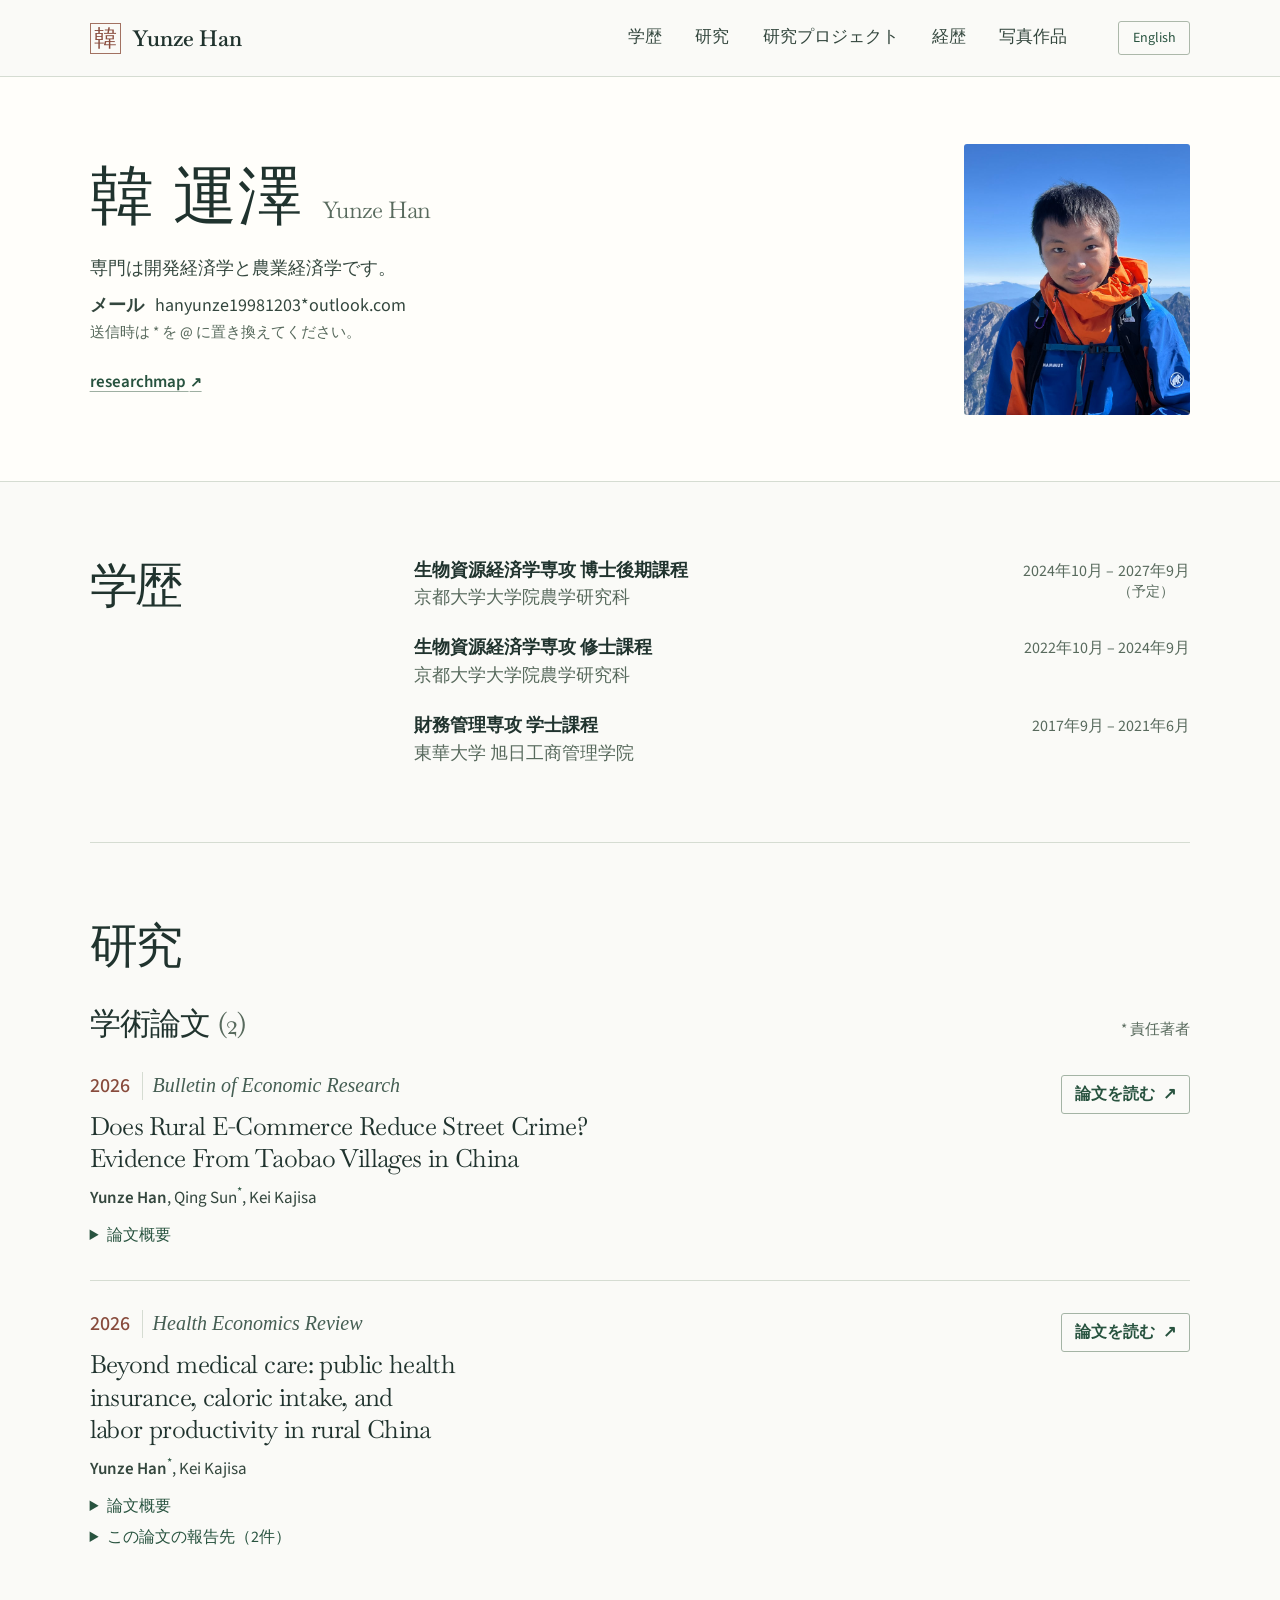
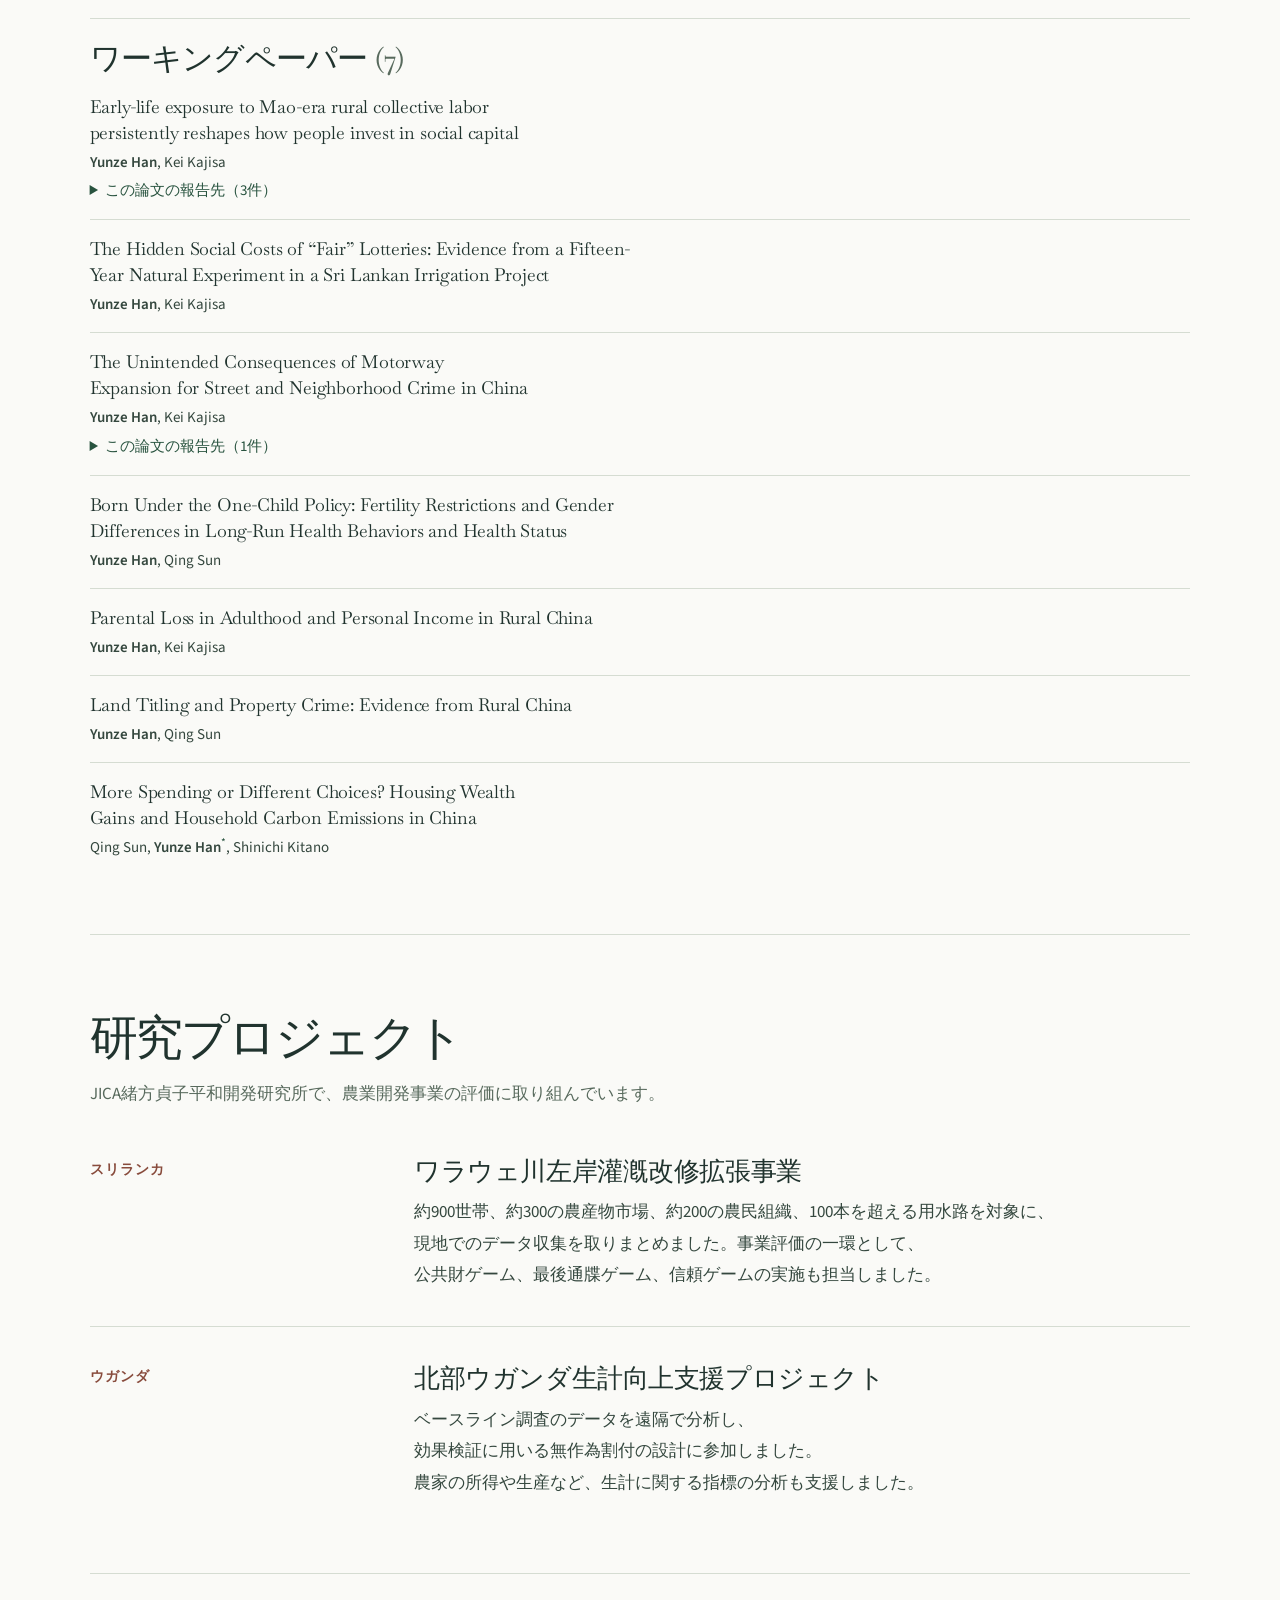
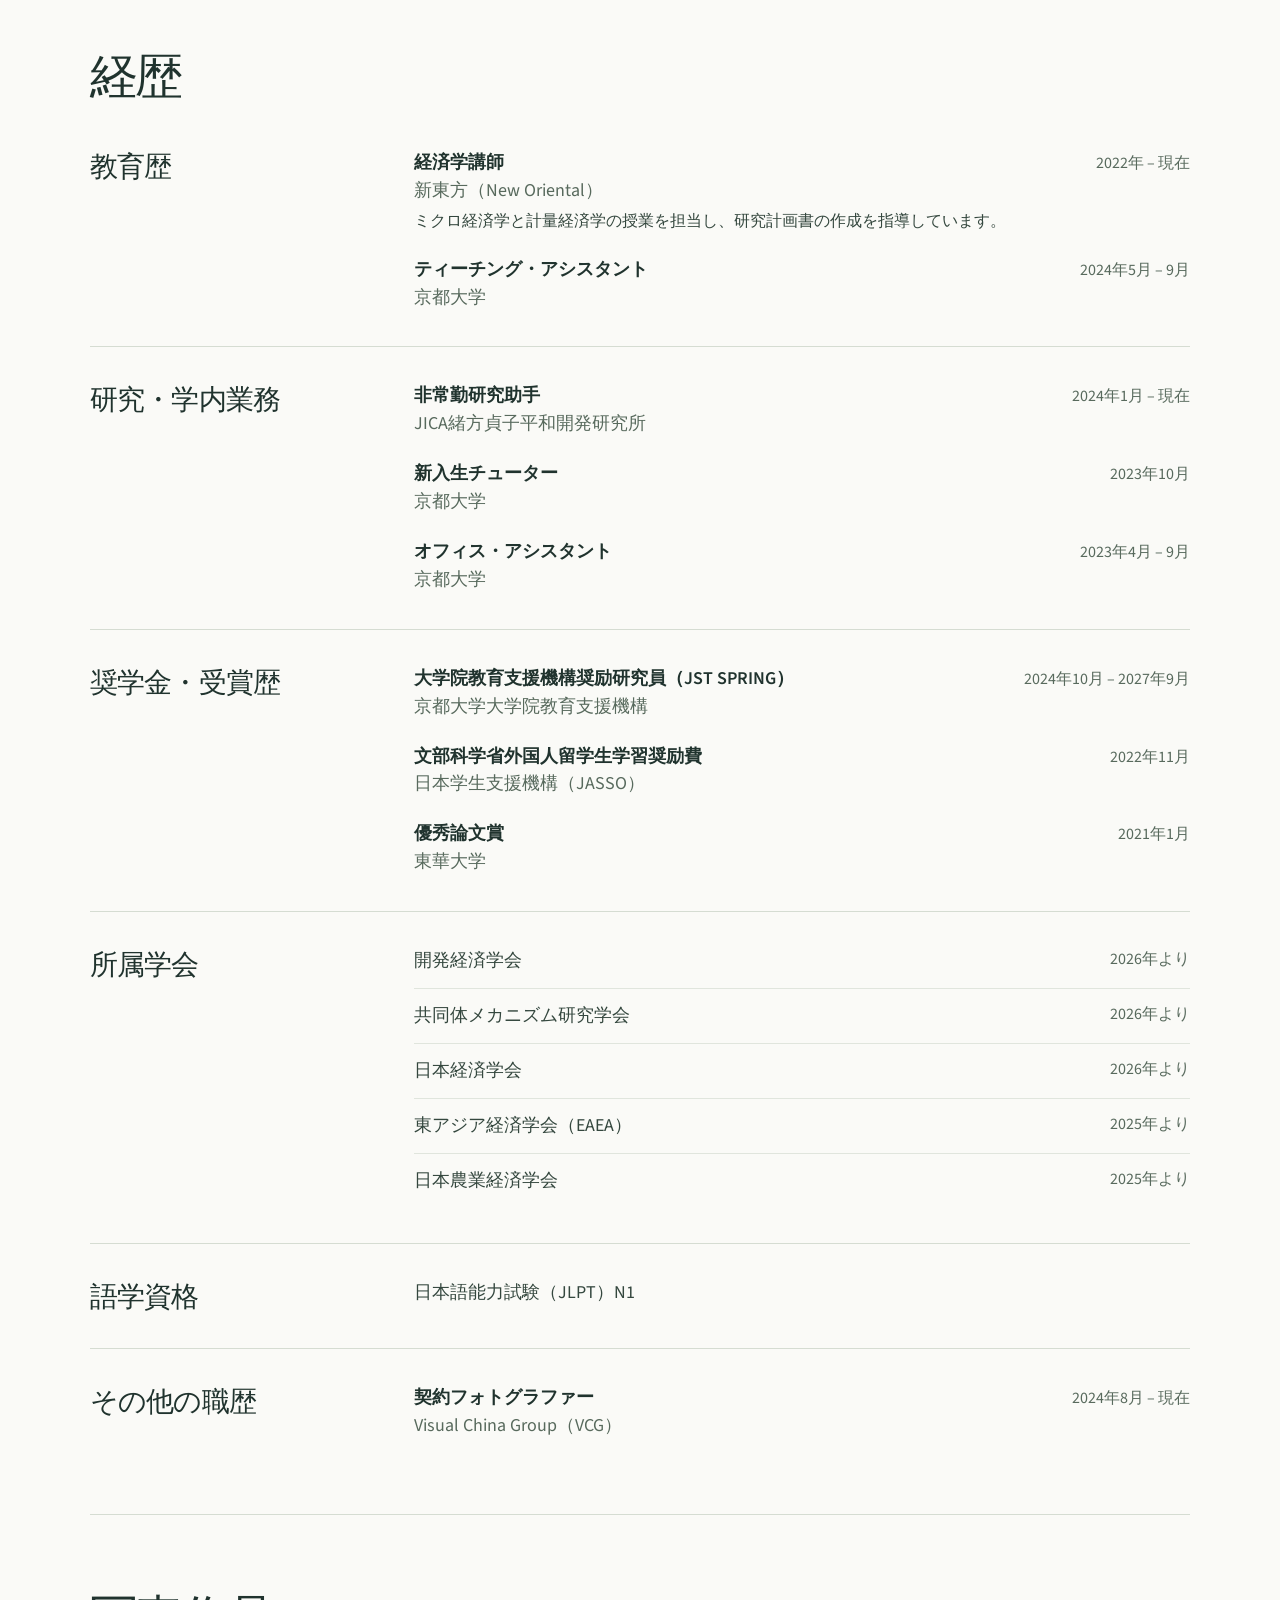
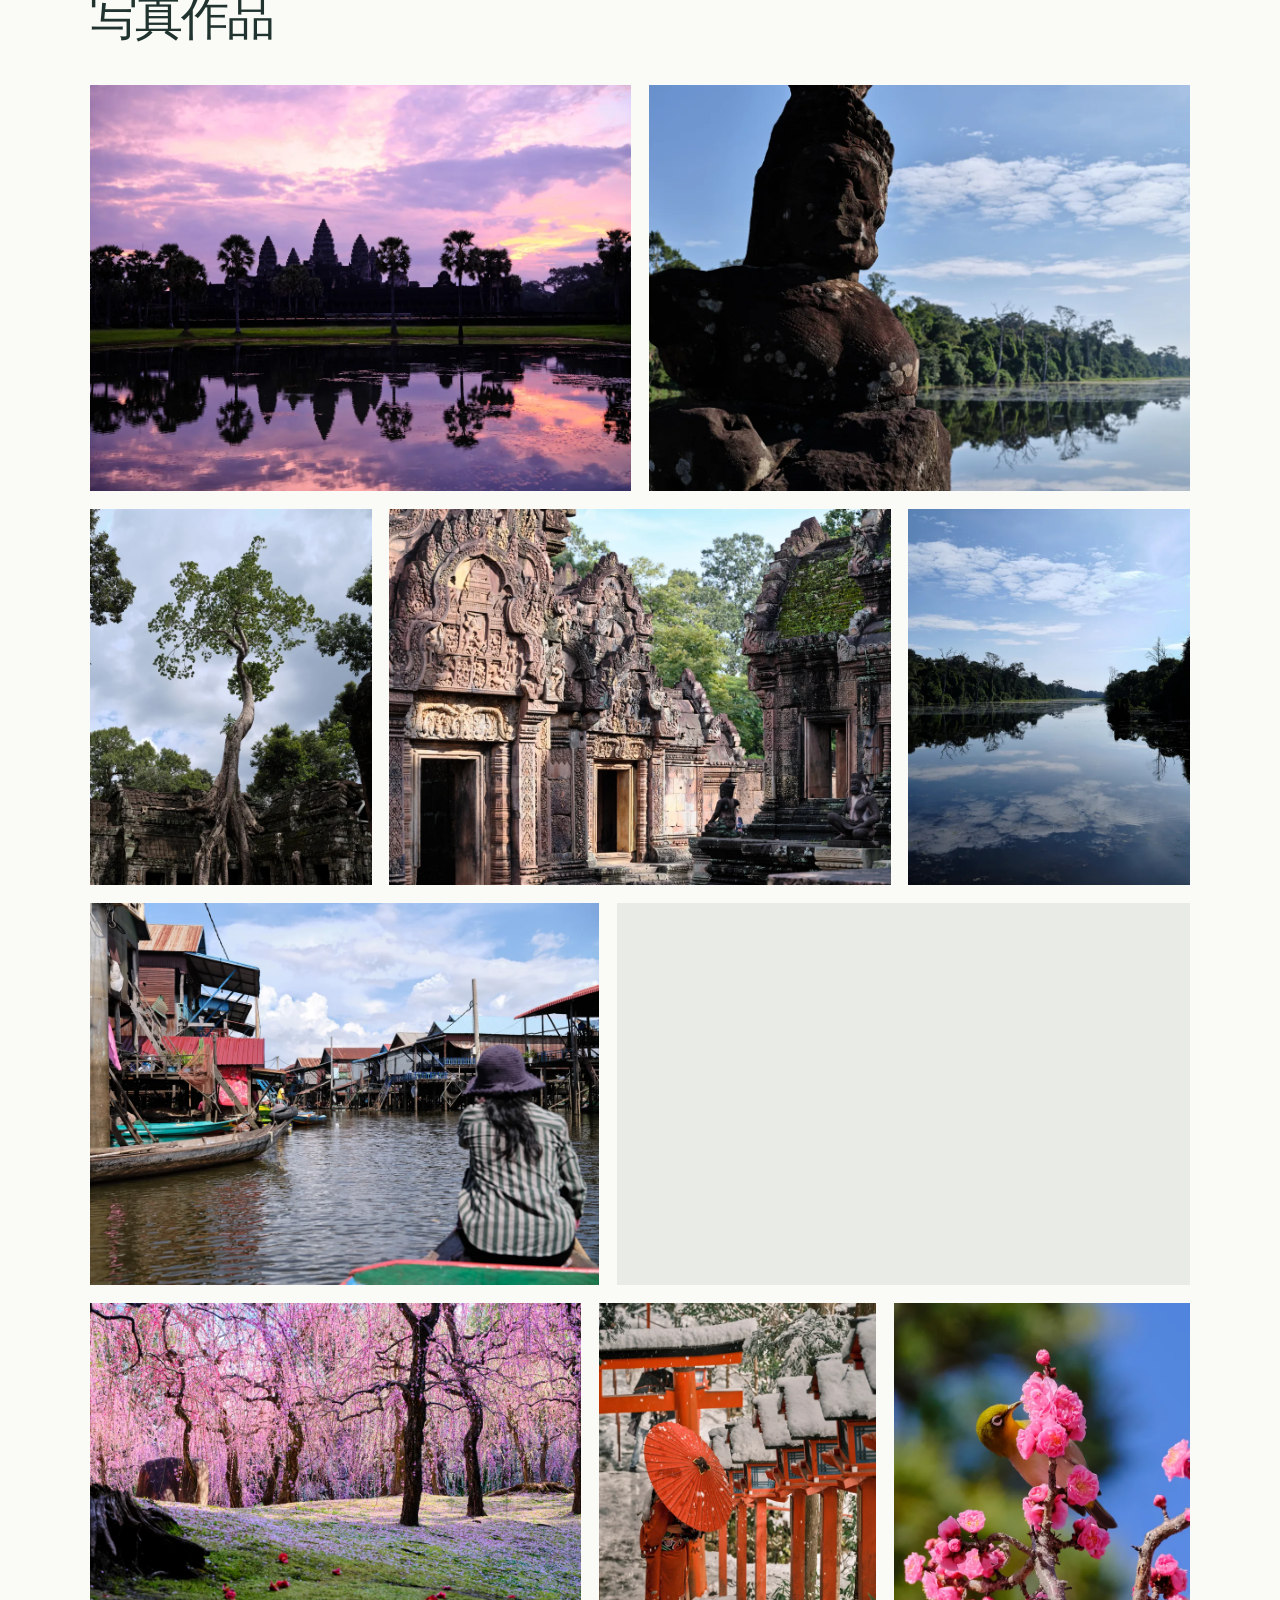
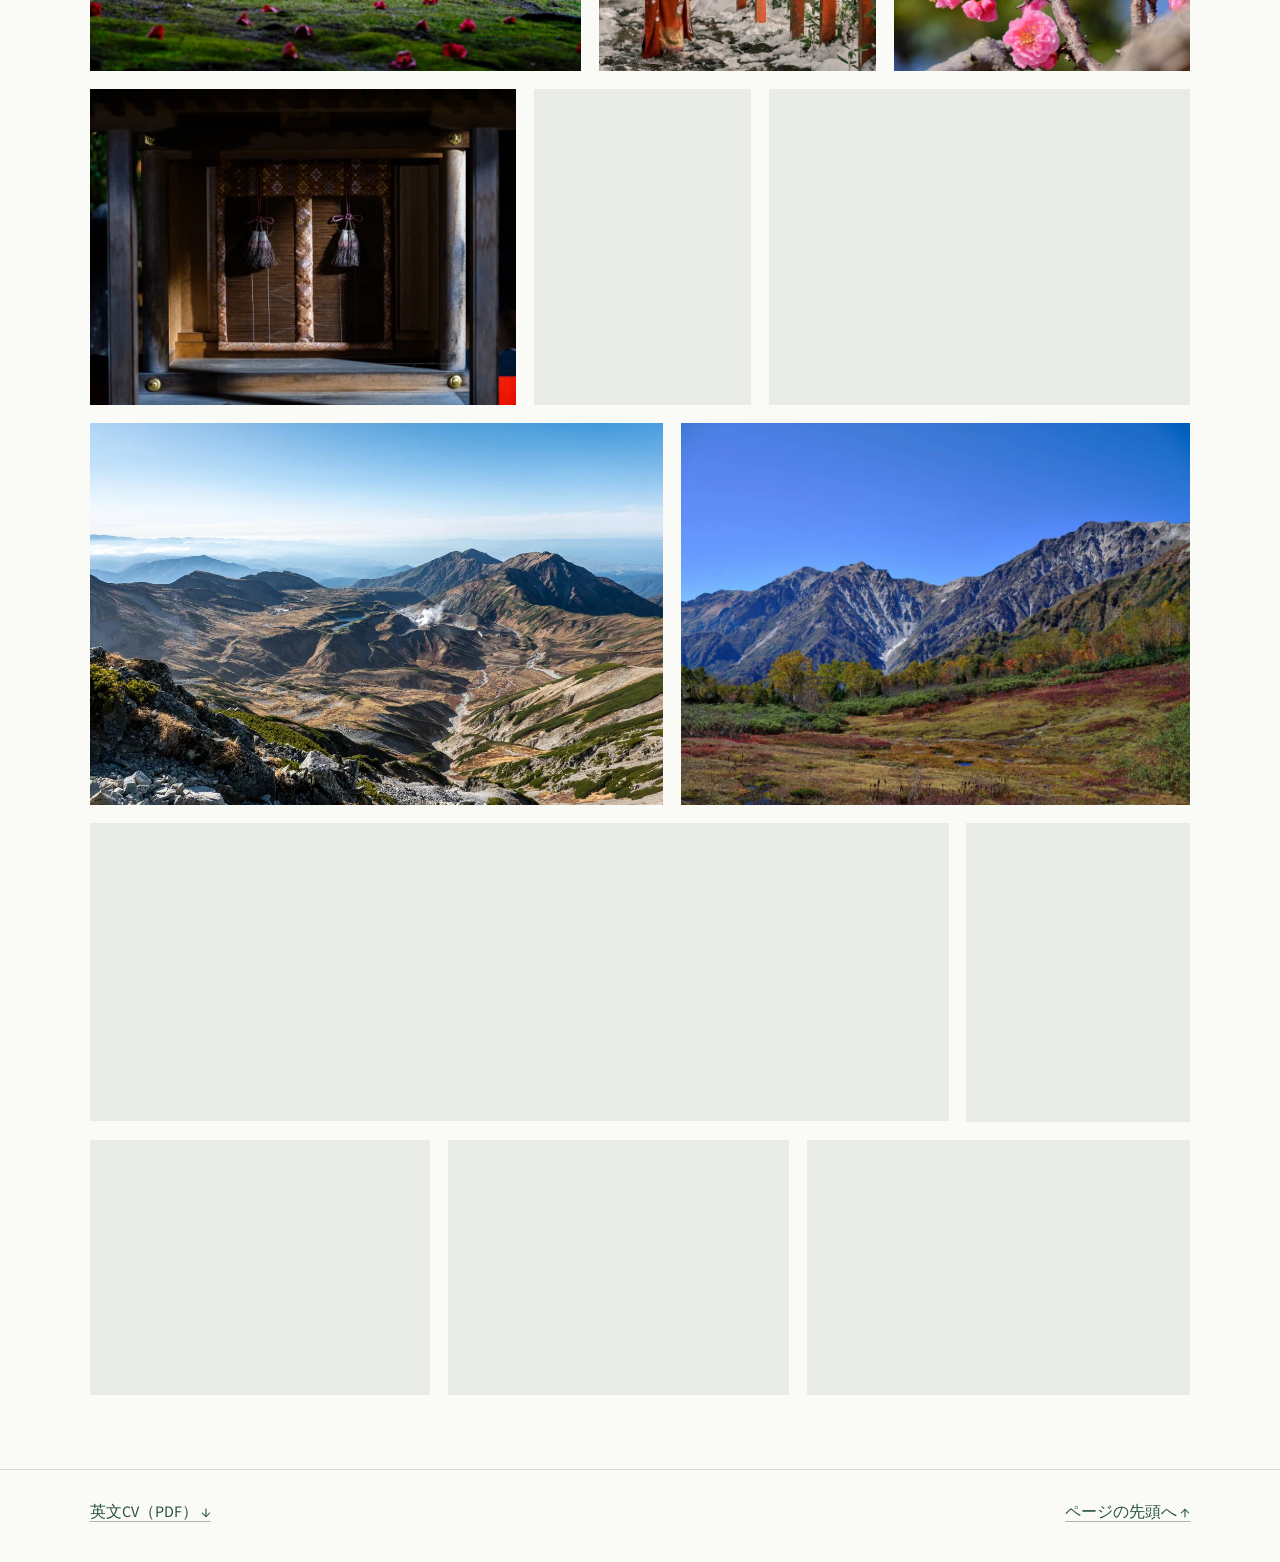
<file: projects-ja.html>
<!doctype html>
<html lang="ja"><head><meta charset="utf-8"><meta name="viewport" content="width=device-width, initial-scale=1">
<title>韓 運澤</title><link rel="canonical" href="https://hanyunze000.github.io/ja.html">
<script>
const oldAnchor = location.hash;
const section = !oldAnchor || ["#interests", "#top", "#main"].includes(oldAnchor) ? "#projects" : oldAnchor;
location.replace("ja.html" + section);
</script><noscript><meta http-equiv="refresh" content="0;url=ja.html#projects"></noscript></head>
<body><p><a href="ja.html#projects">ホームページへ移動</a></p></body></html>
</file>
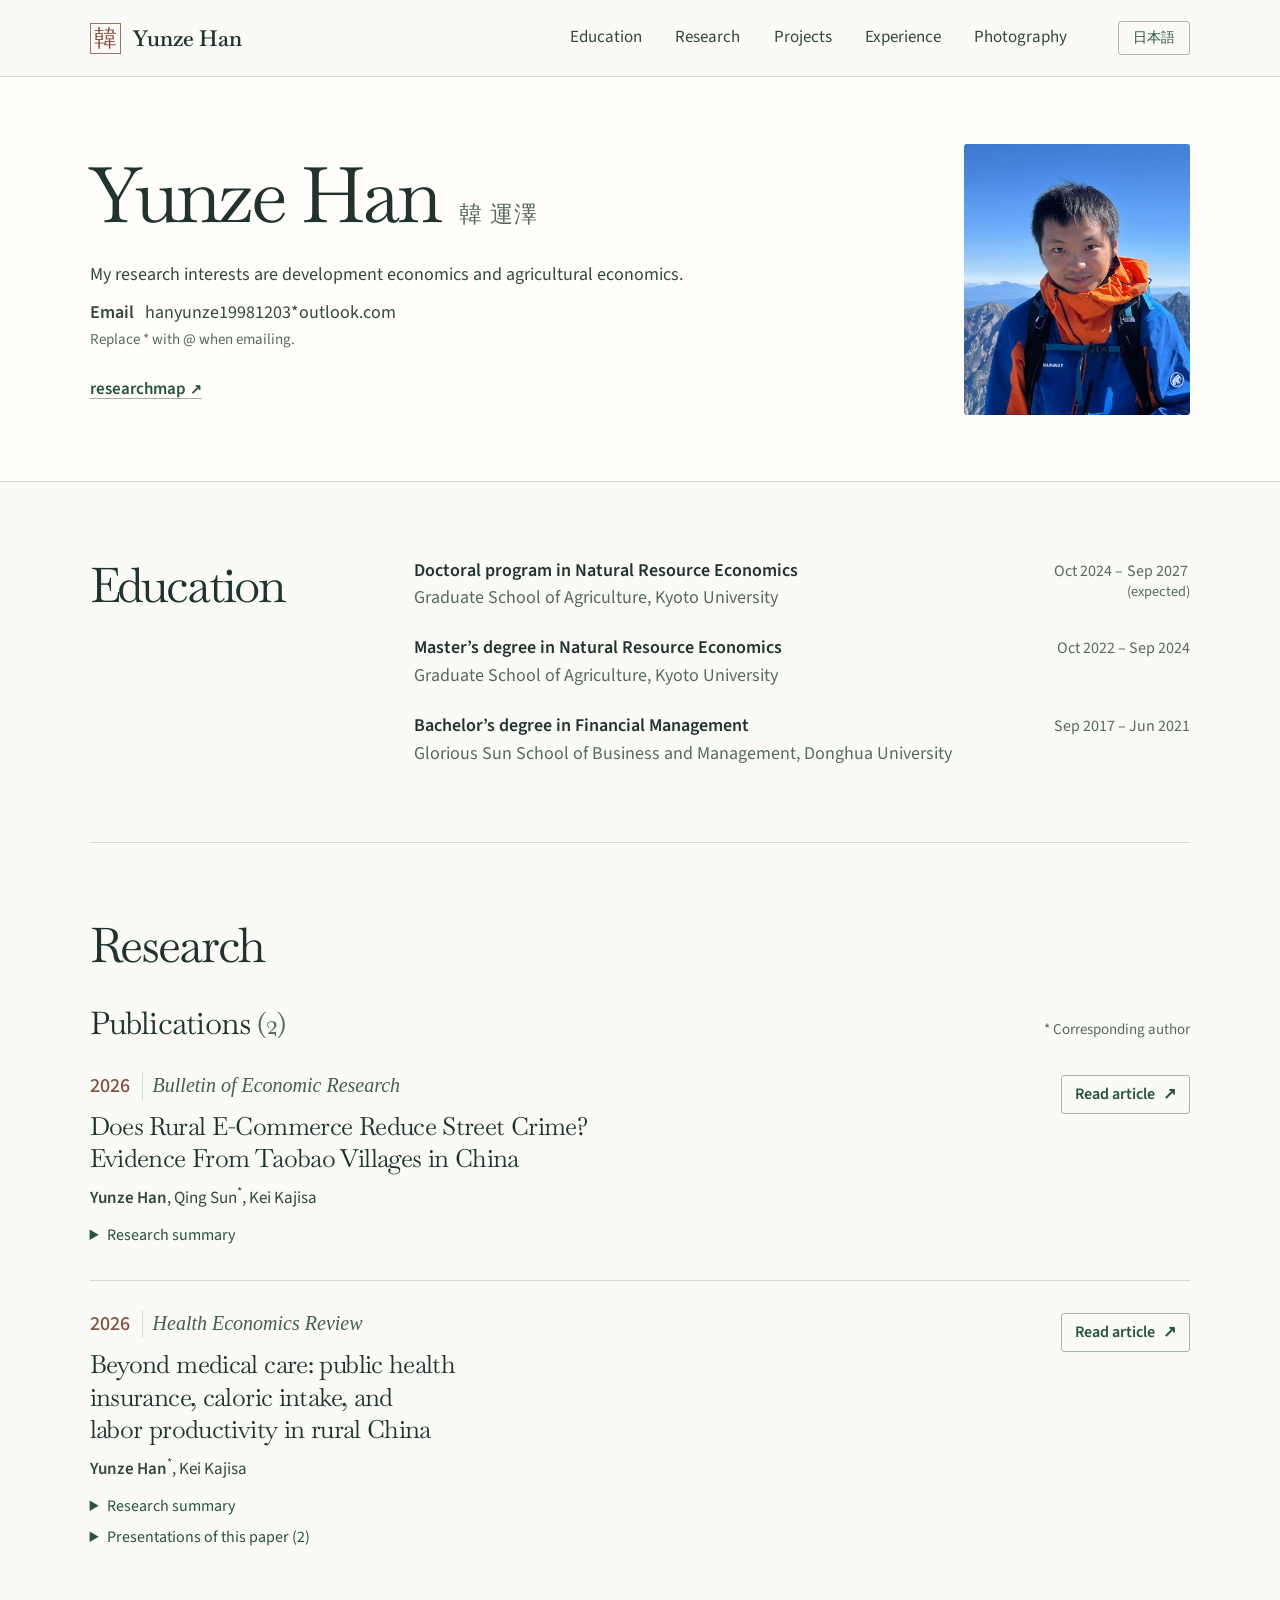
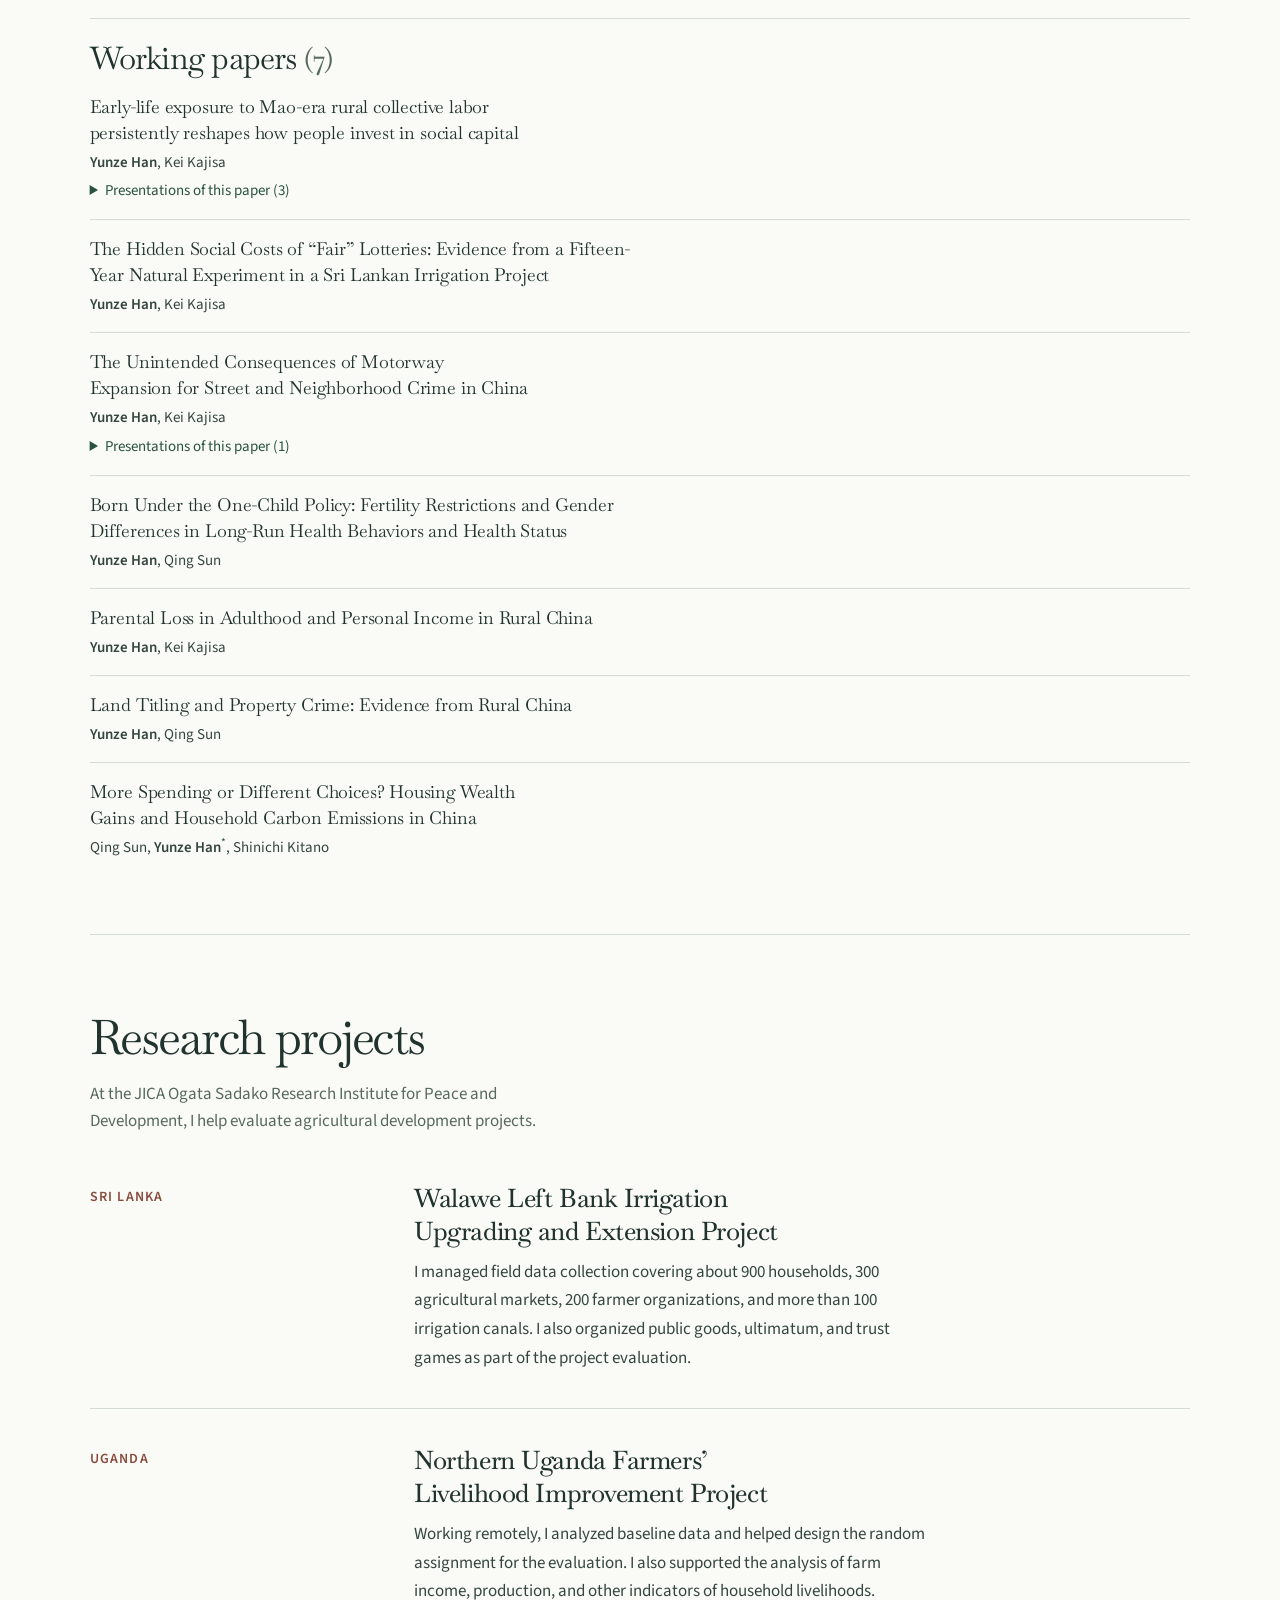
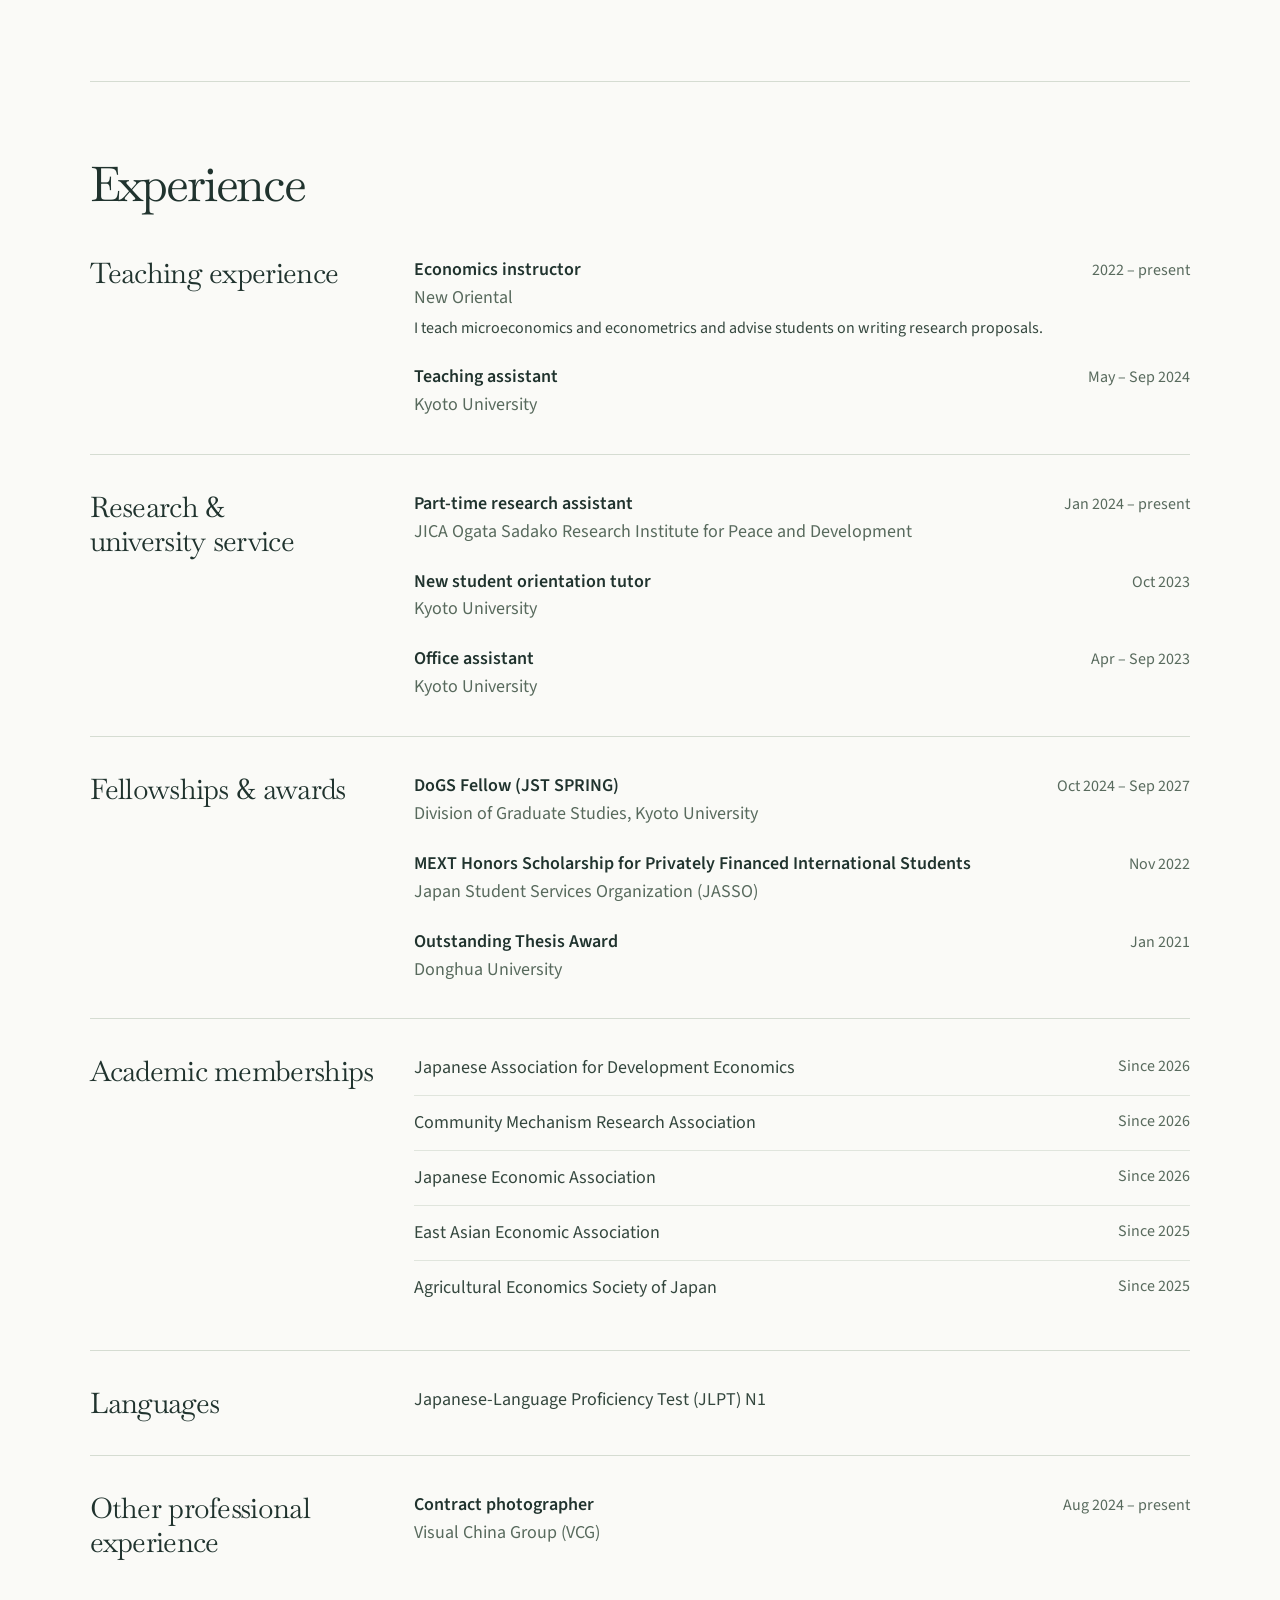
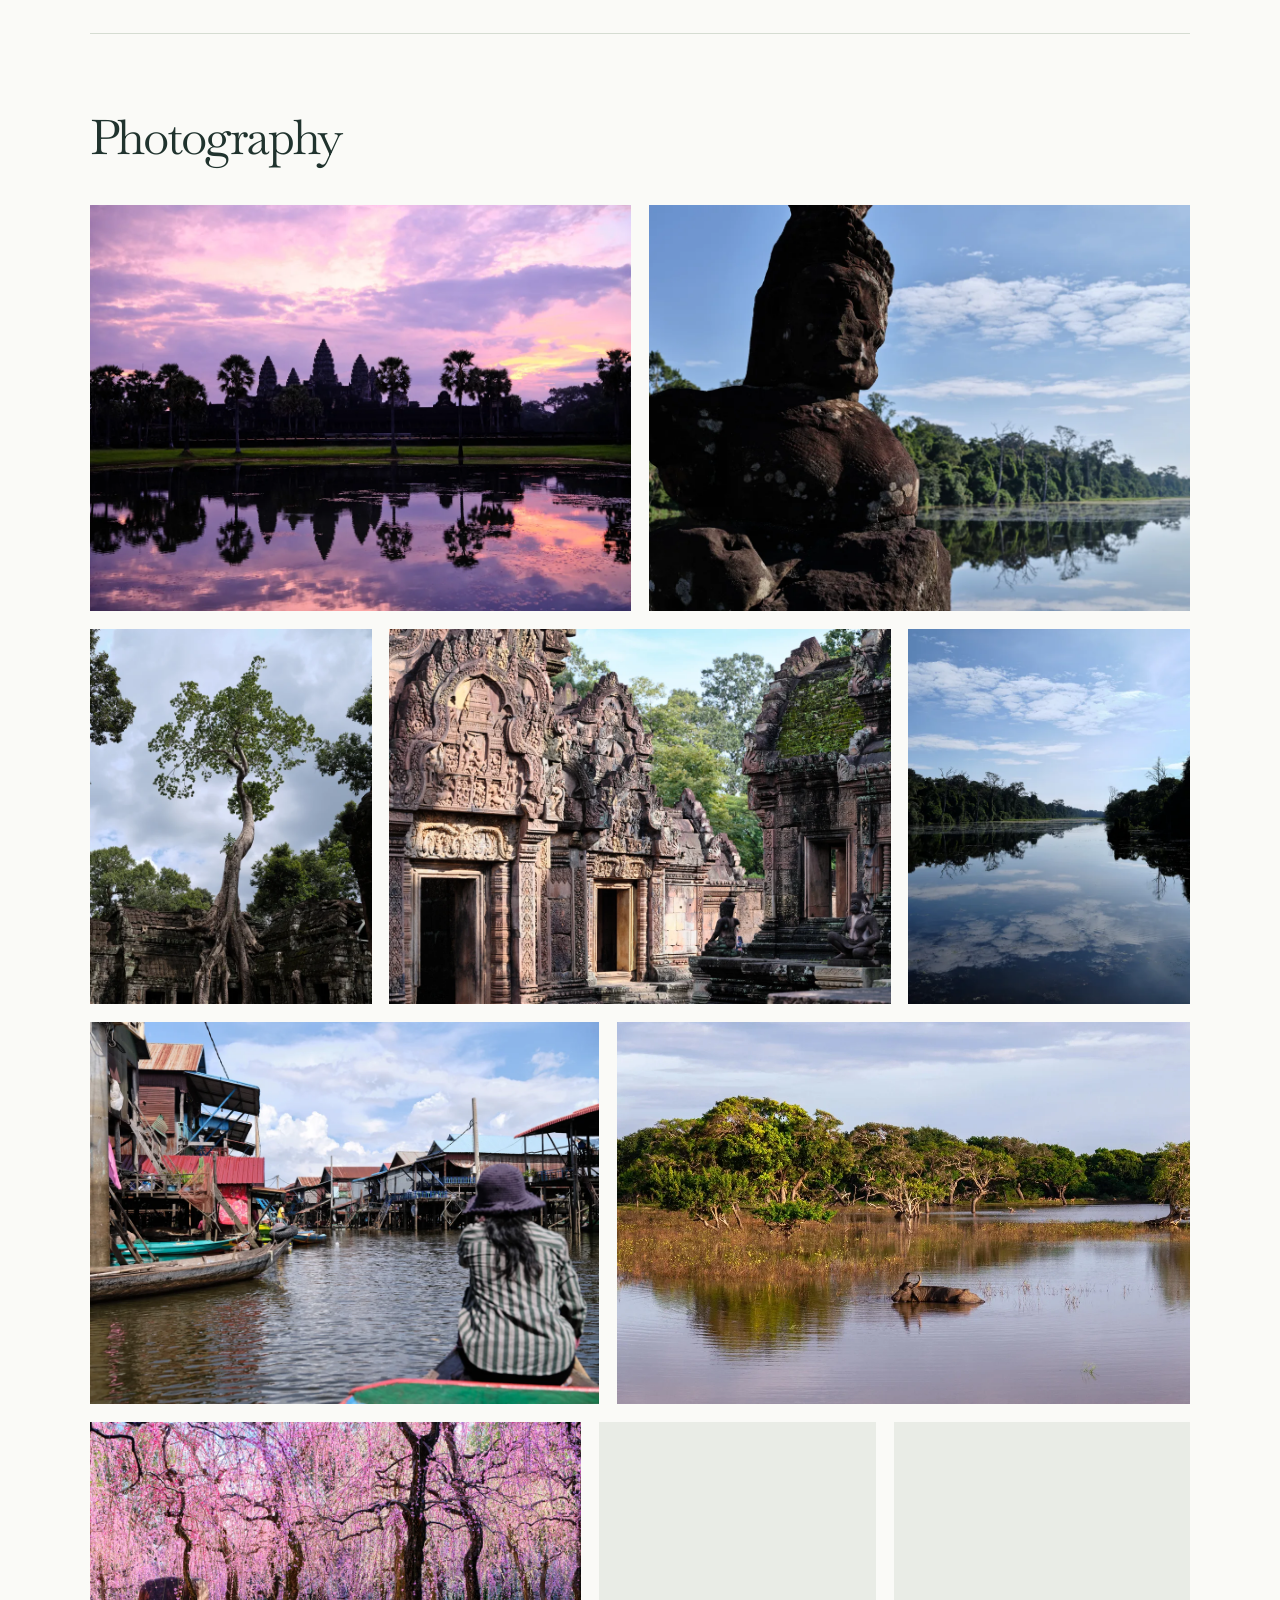
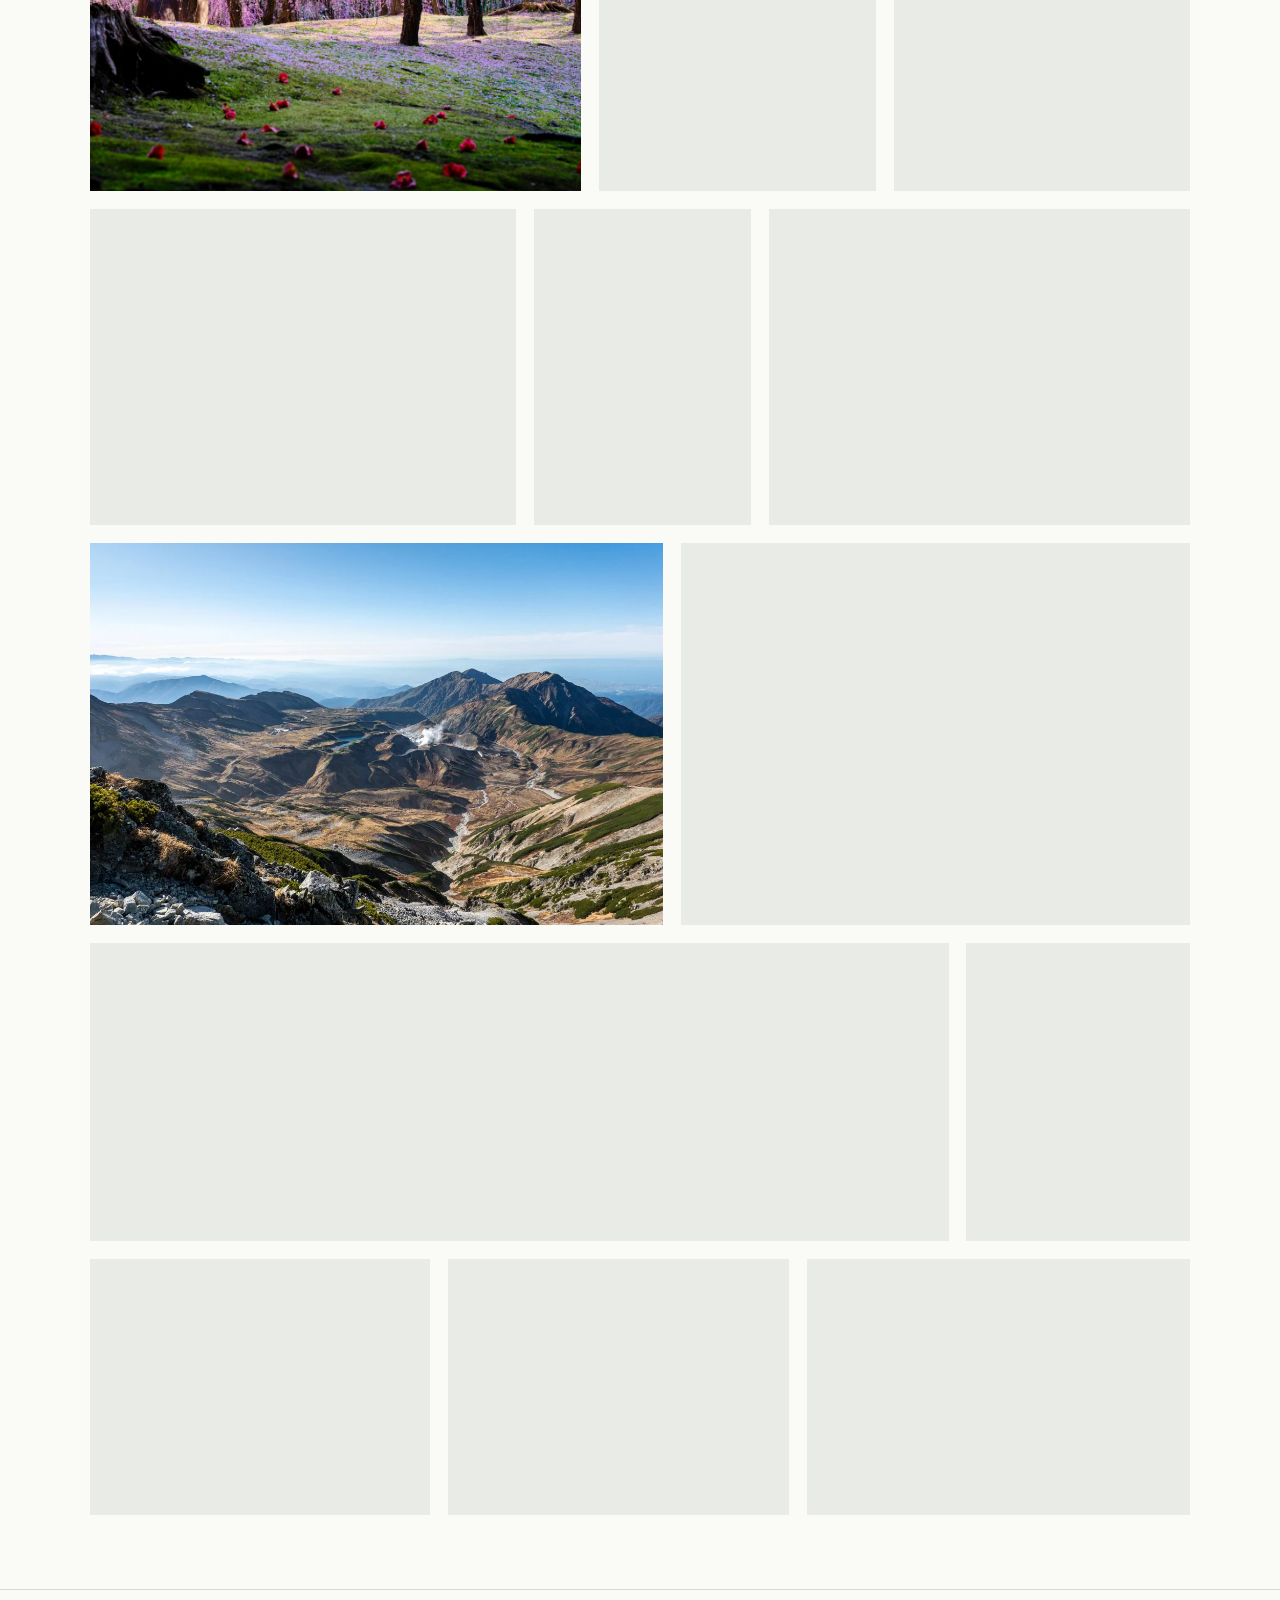
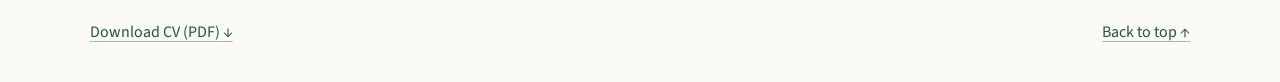
<file: projects.html>
<!doctype html>
<html lang="en"><head><meta charset="utf-8"><meta name="viewport" content="width=device-width, initial-scale=1">
<title>Yunze Han</title><link rel="canonical" href="https://hanyunze000.github.io/index.html">
<script>
const oldAnchor = location.hash;
const section = !oldAnchor || ["#interests", "#top", "#main"].includes(oldAnchor) ? "#projects" : oldAnchor;
location.replace("index.html" + section);
</script><noscript><meta http-equiv="refresh" content="0;url=index.html#projects"></noscript></head>
<body><p><a href="index.html#projects">Go to the homepage</a></p></body></html>
</file>
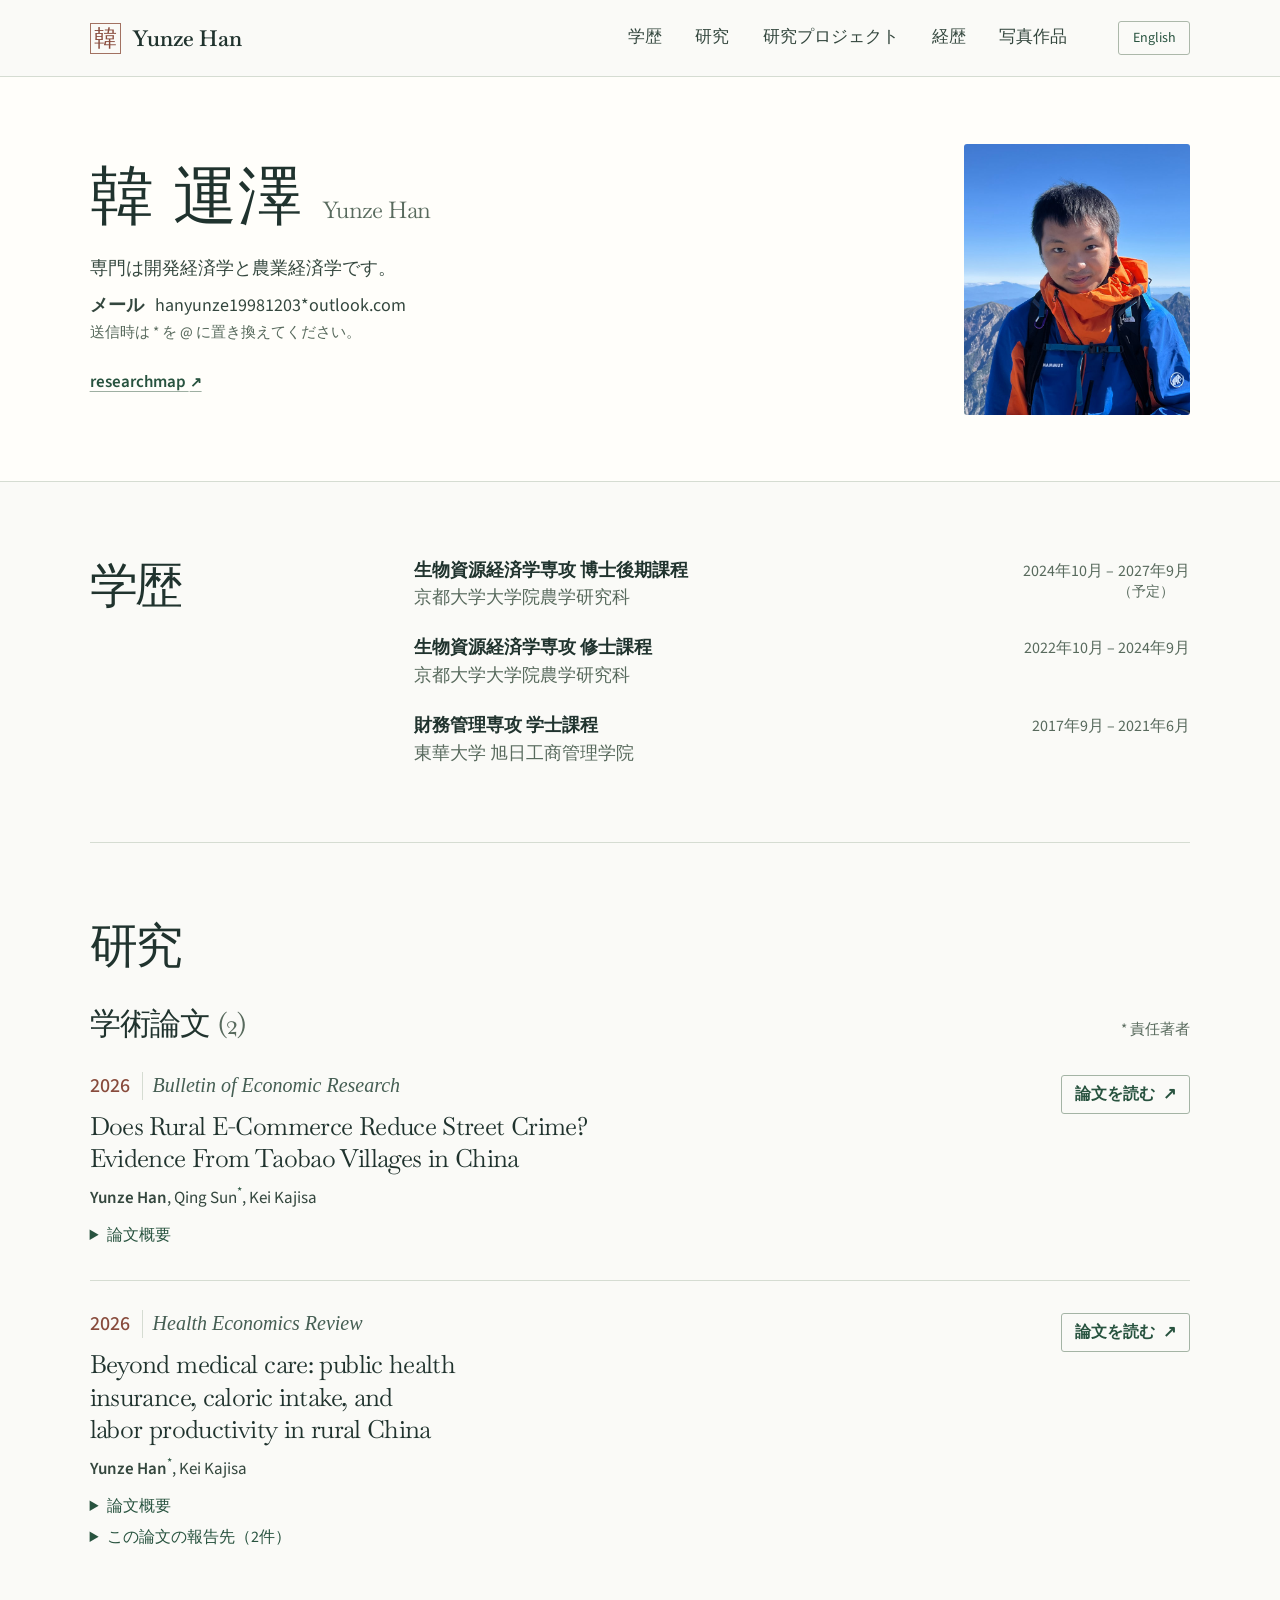
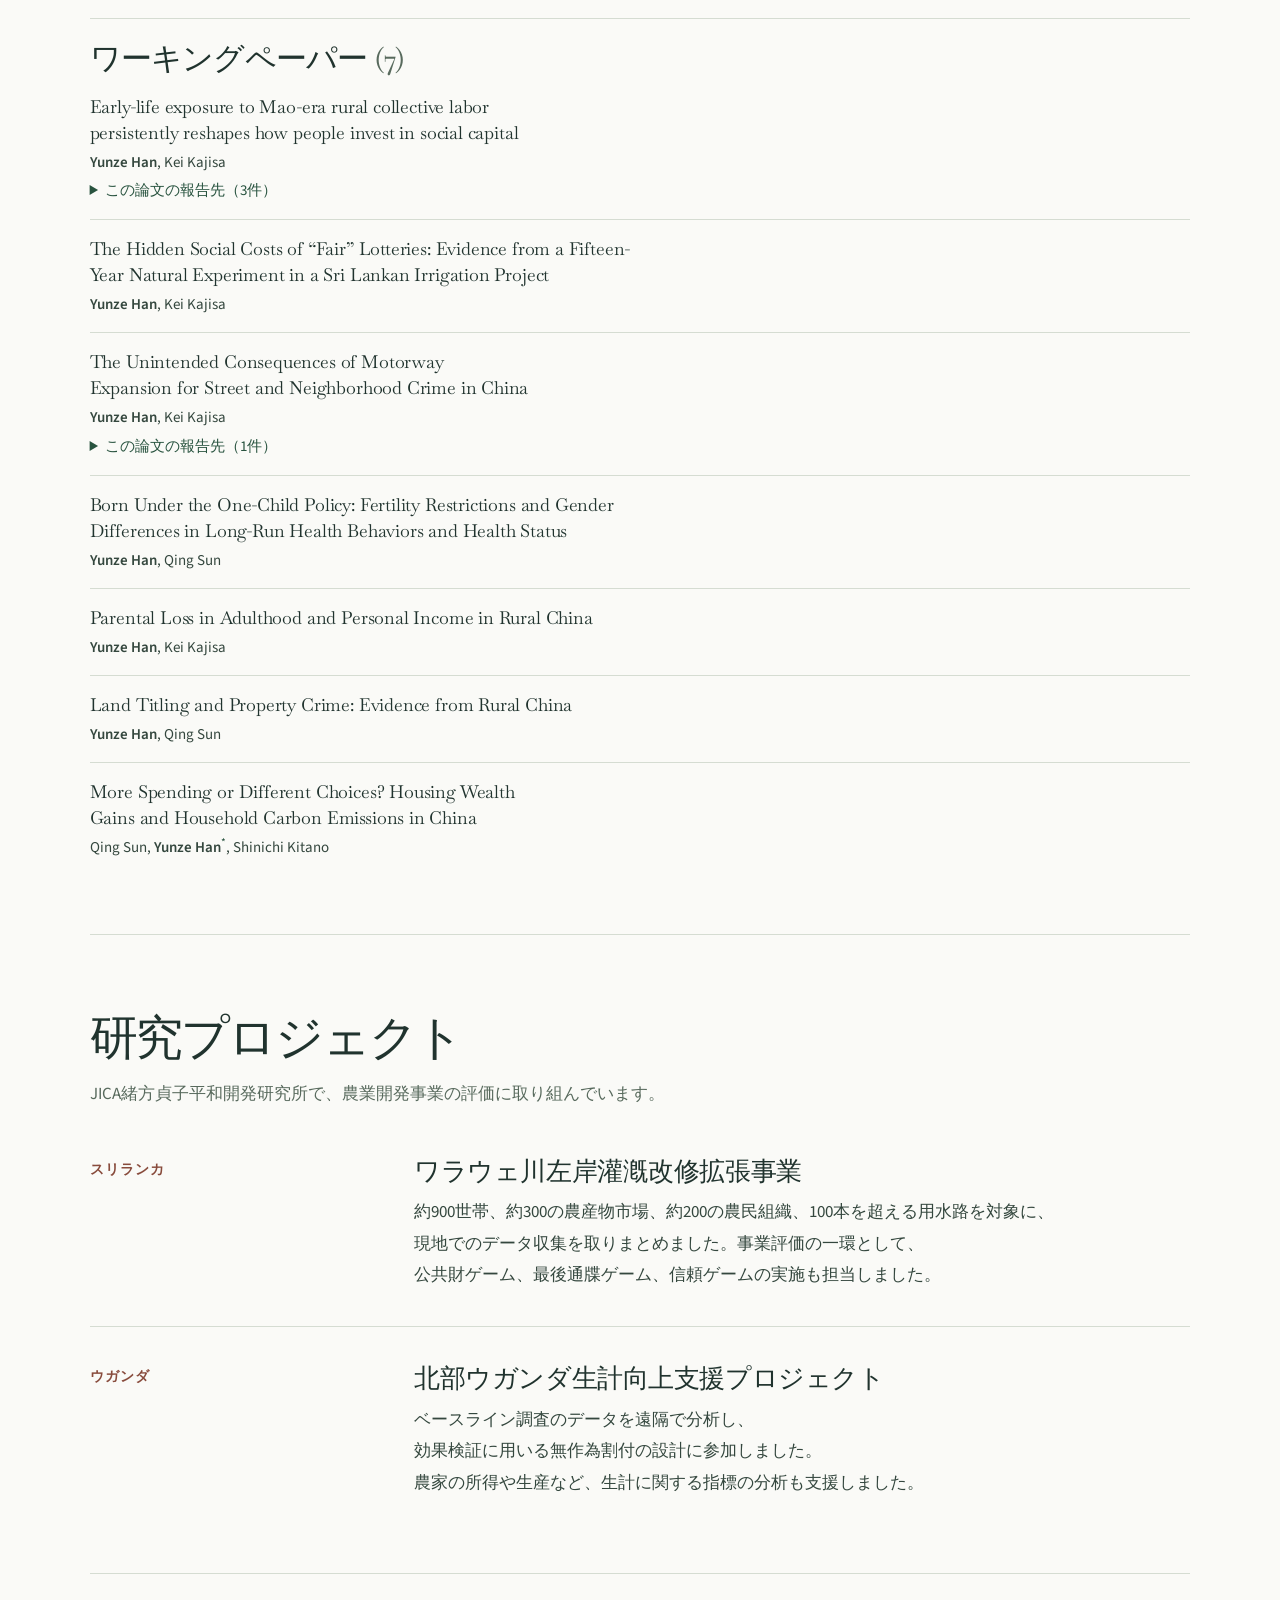
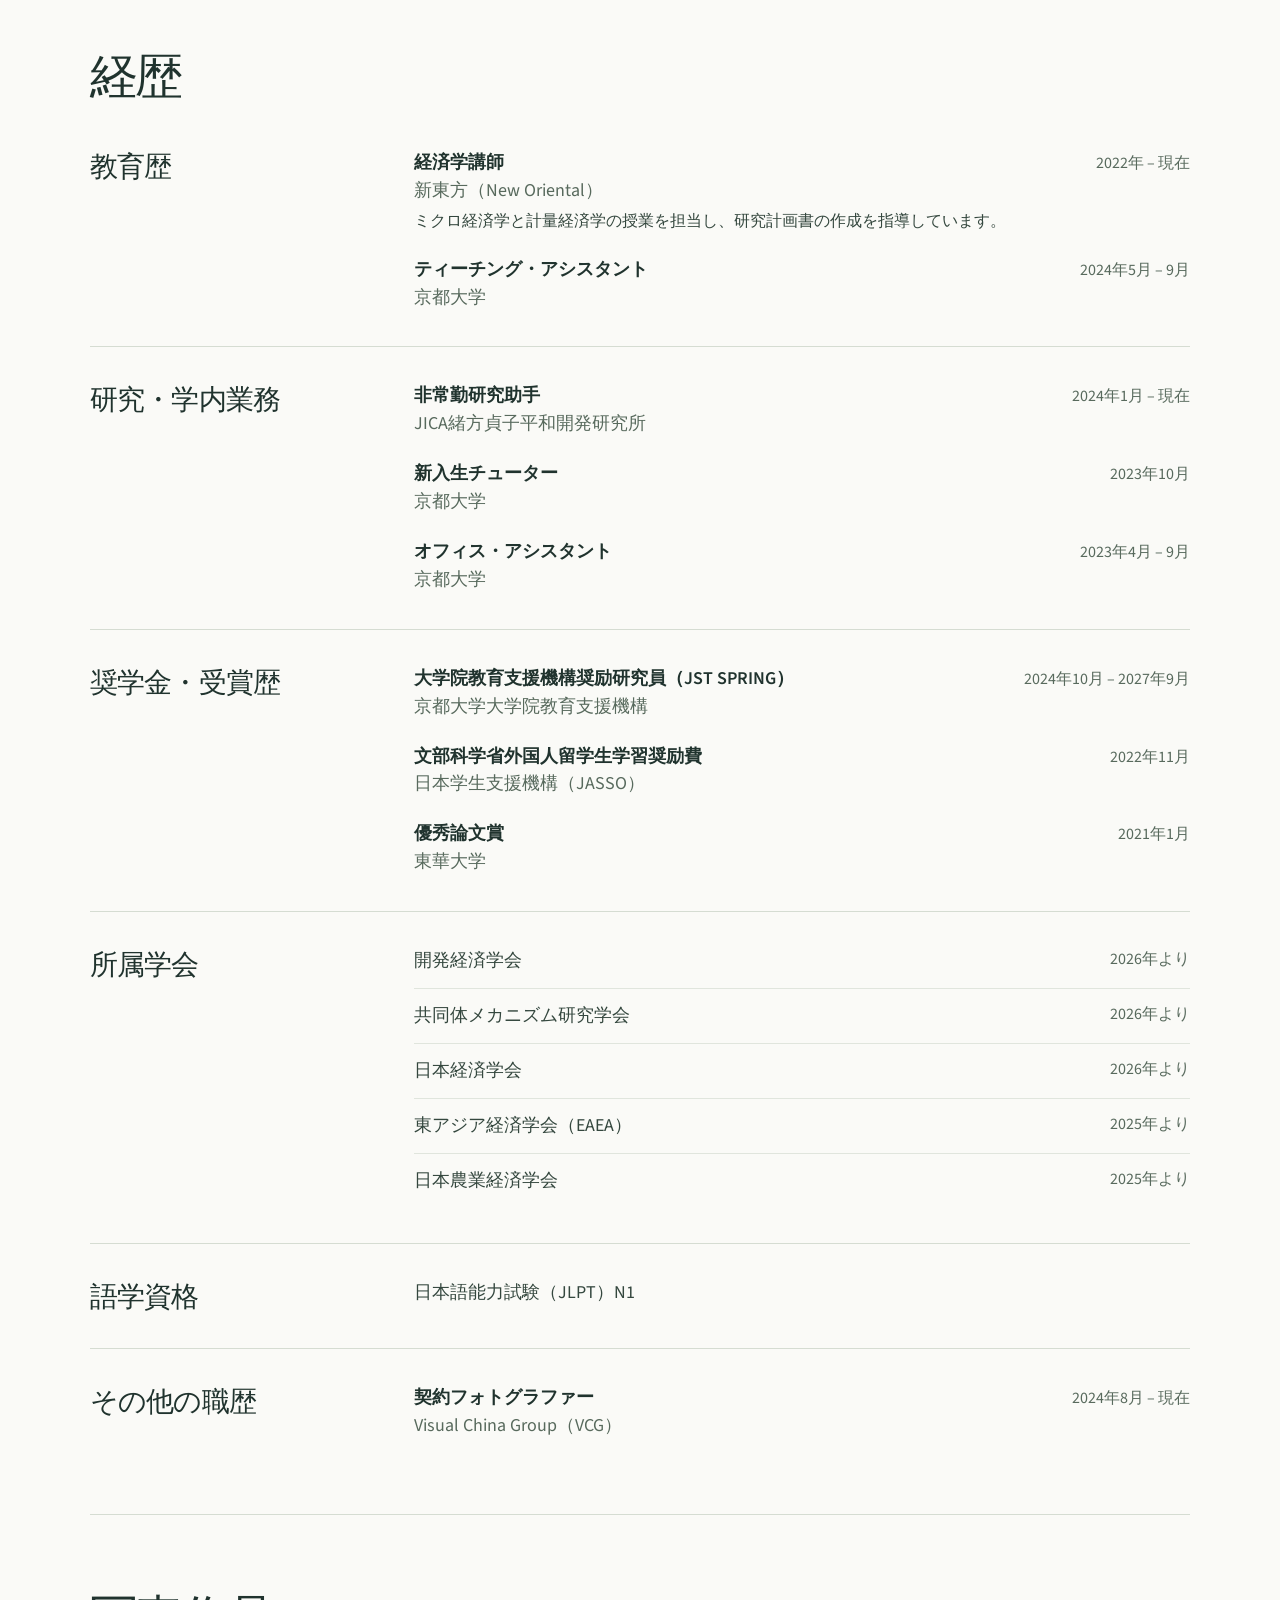
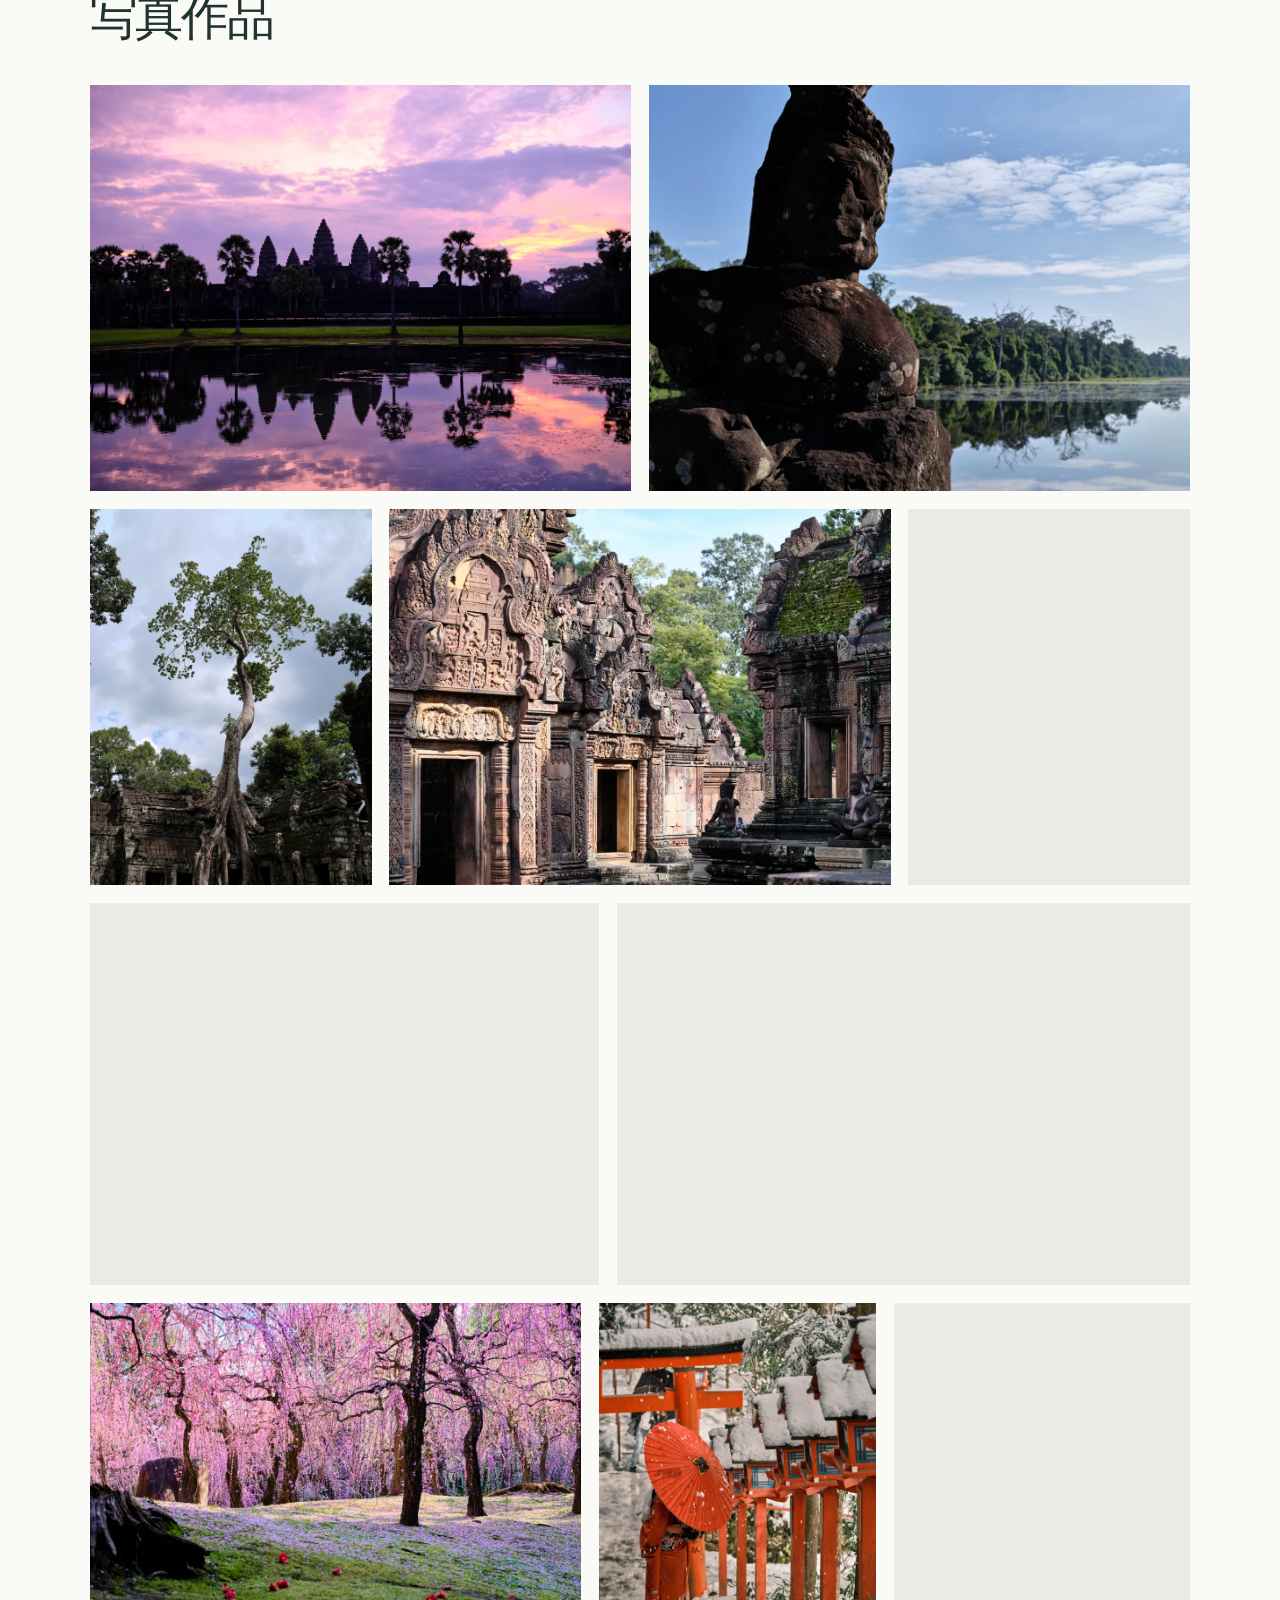
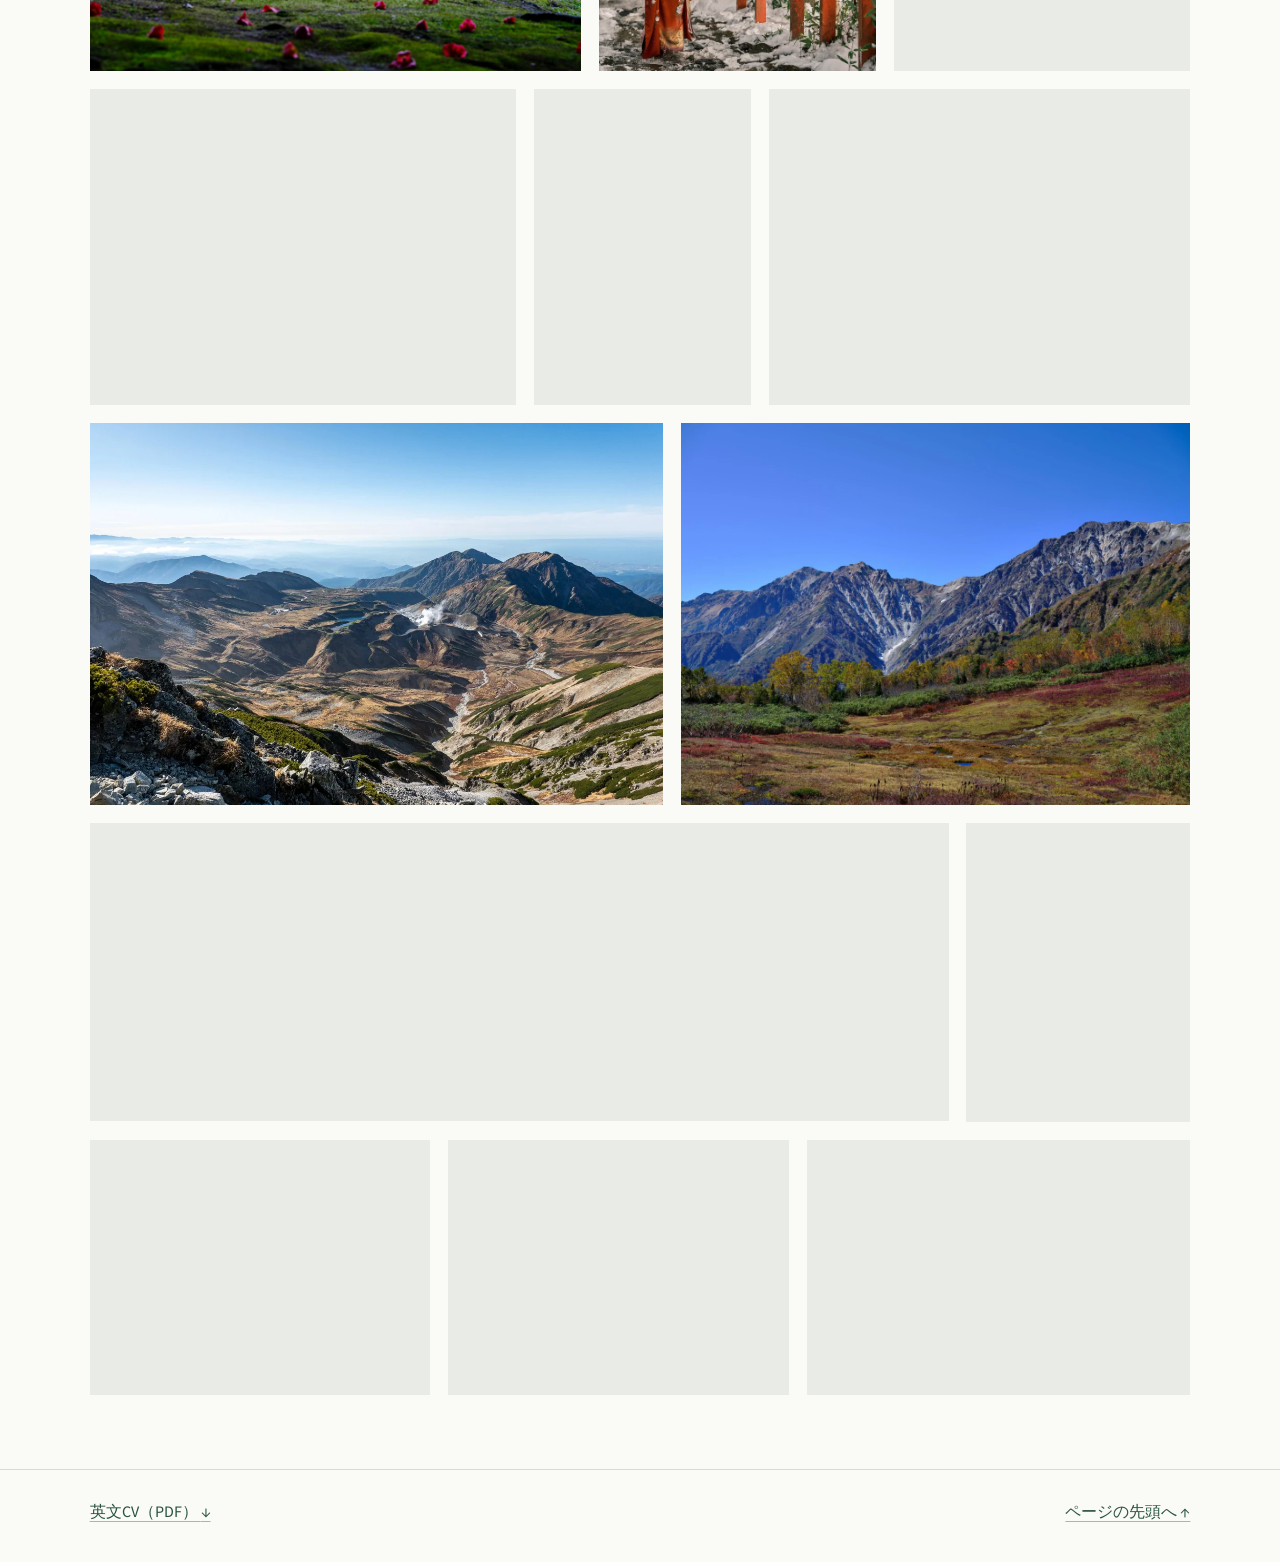
<file: research-ja.html>
<!doctype html>
<html lang="ja"><head><meta charset="utf-8"><meta name="viewport" content="width=device-width, initial-scale=1">
<title>韓 運澤</title><link rel="canonical" href="https://hanyunze000.github.io/ja.html">
<script>
const oldAnchor = location.hash;
const section = !oldAnchor || ["#interests", "#top", "#main"].includes(oldAnchor) ? "#research" : oldAnchor;
location.replace("ja.html" + section);
</script><noscript><meta http-equiv="refresh" content="0;url=ja.html#research"></noscript></head>
<body><p><a href="ja.html#research">ホームページへ移動</a></p></body></html>
</file>
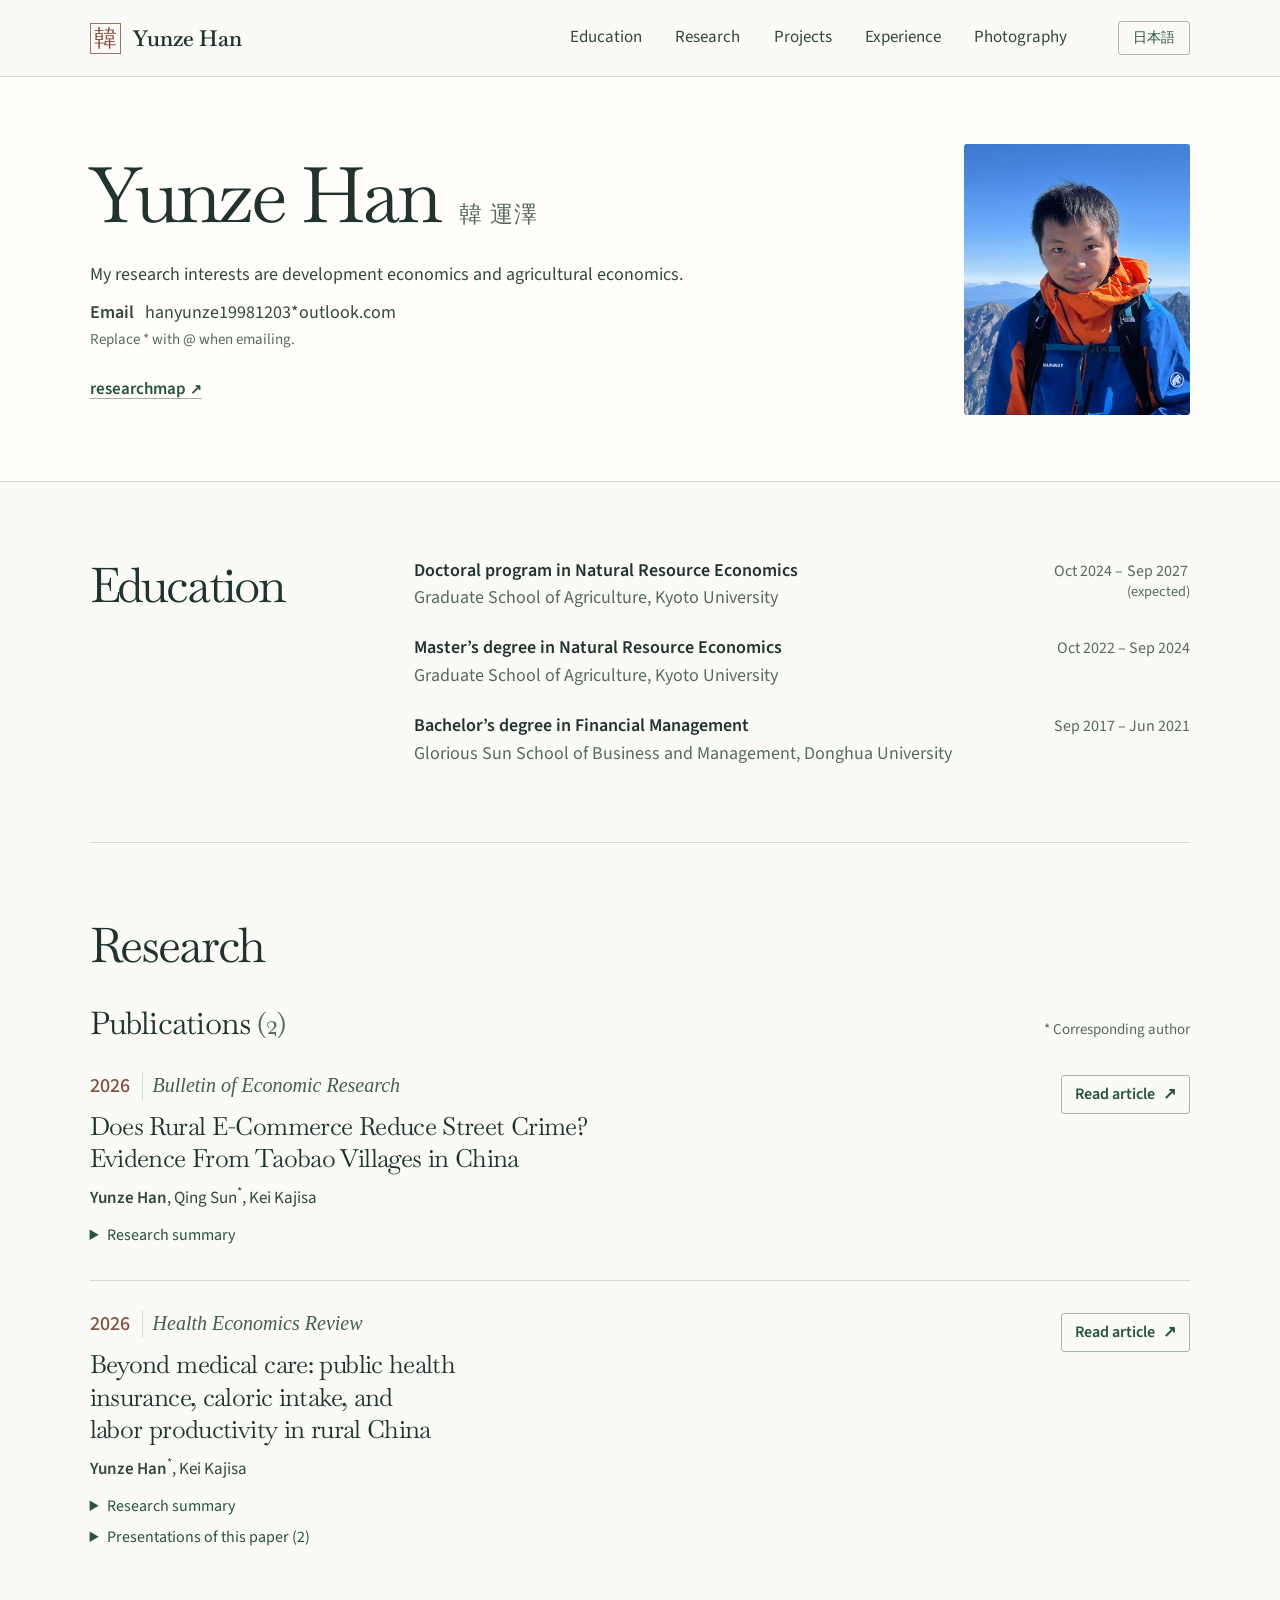
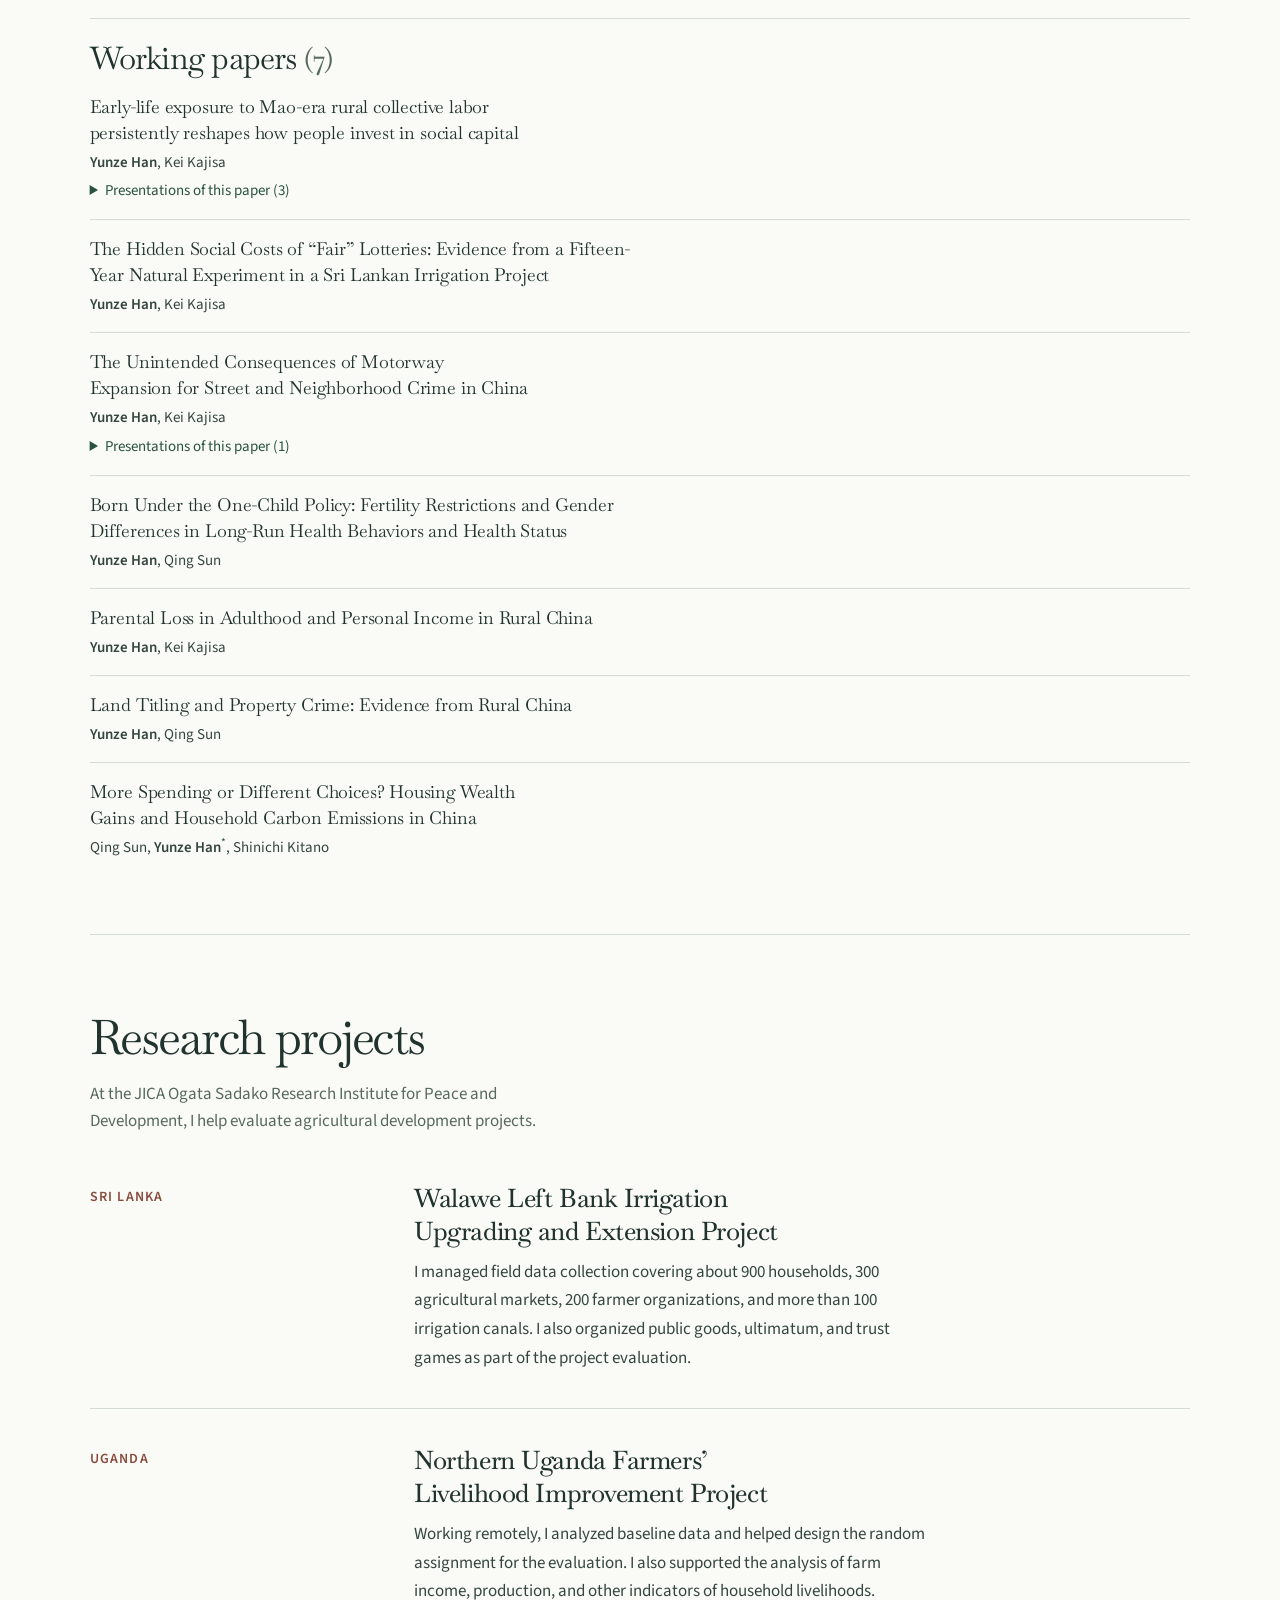
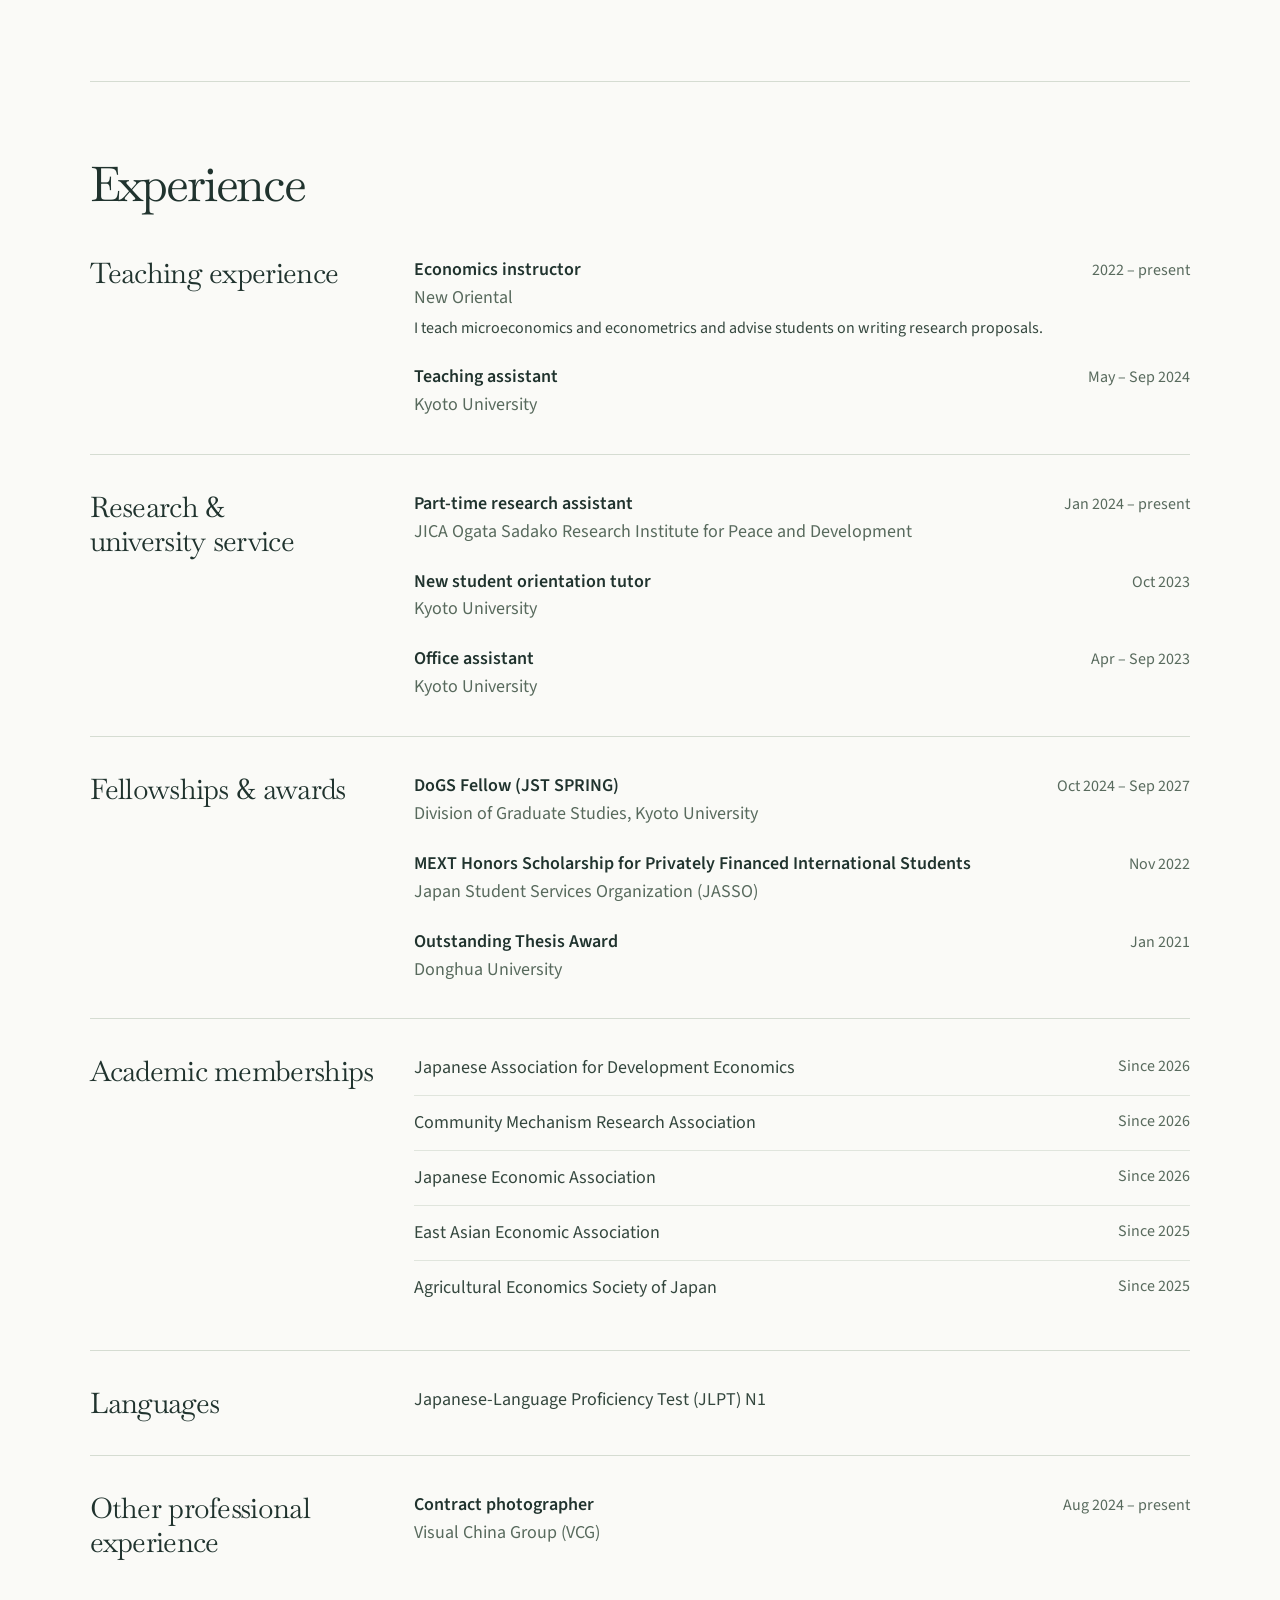
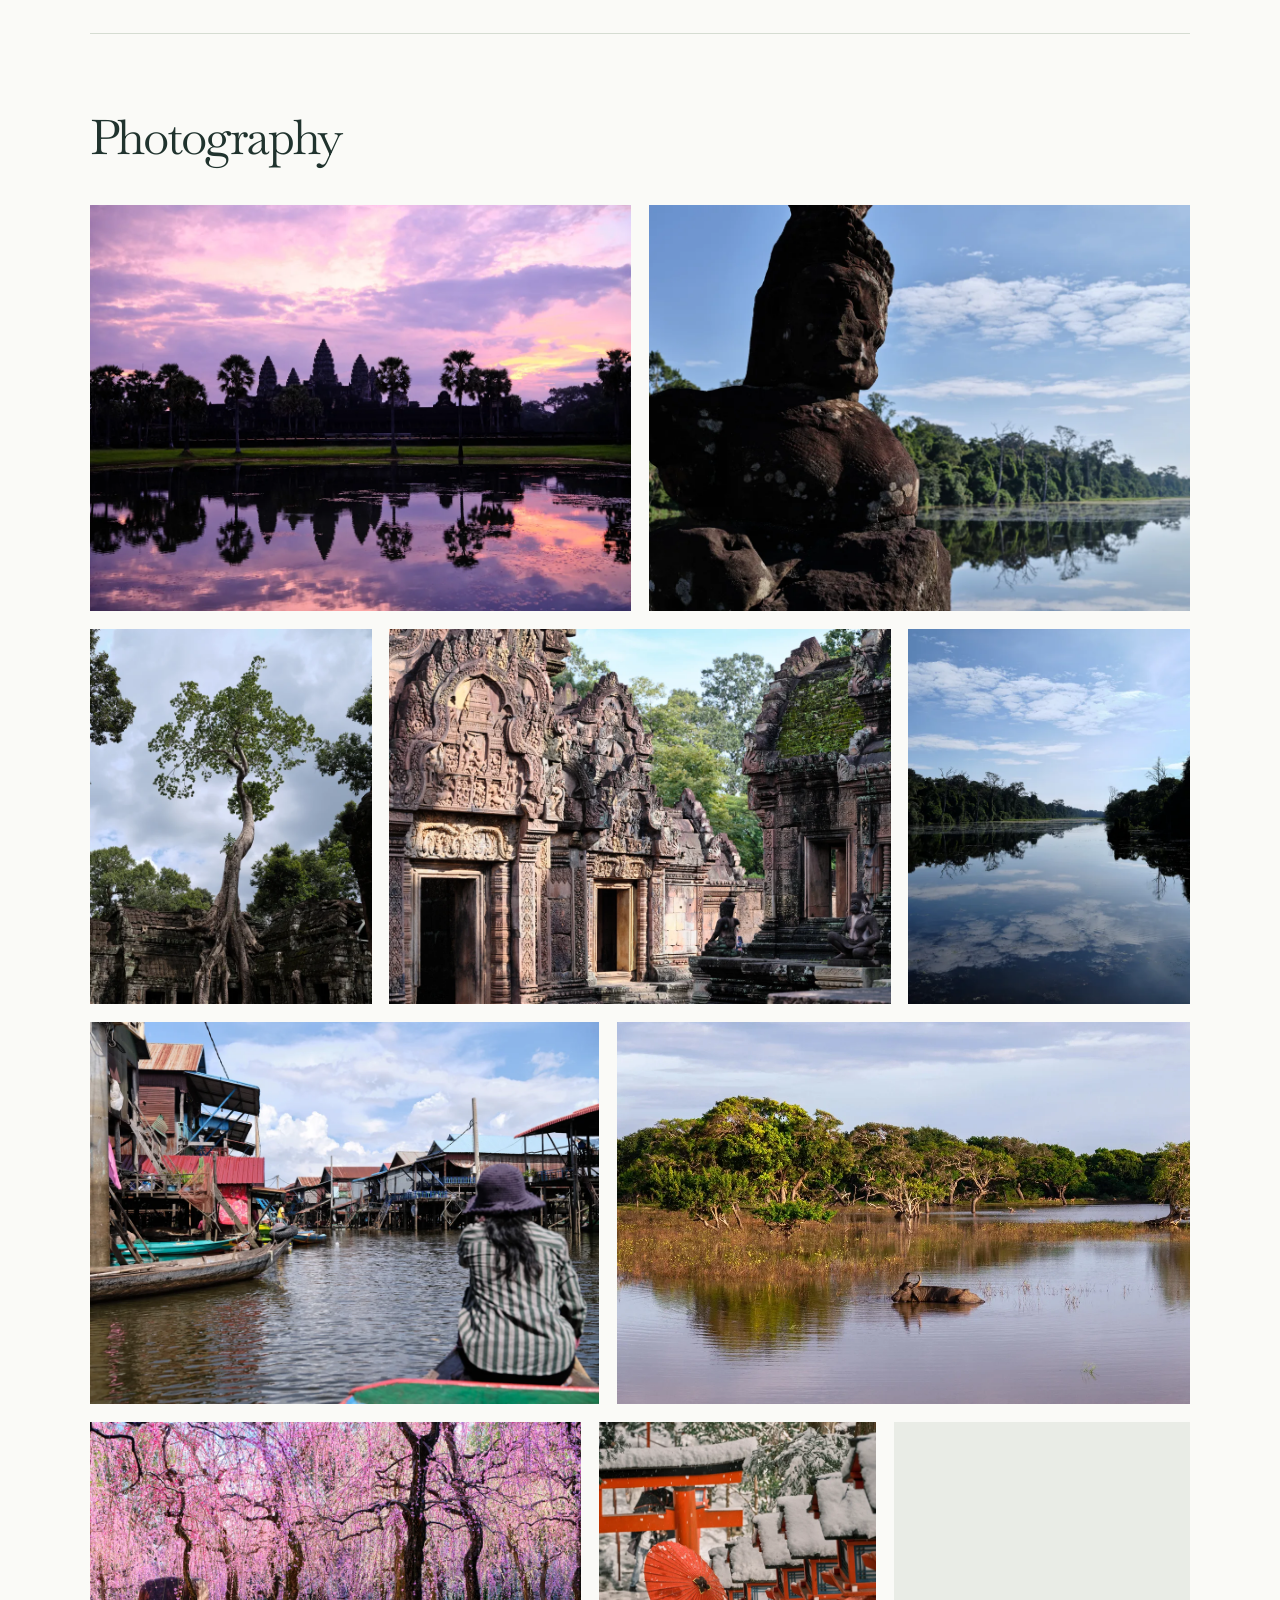
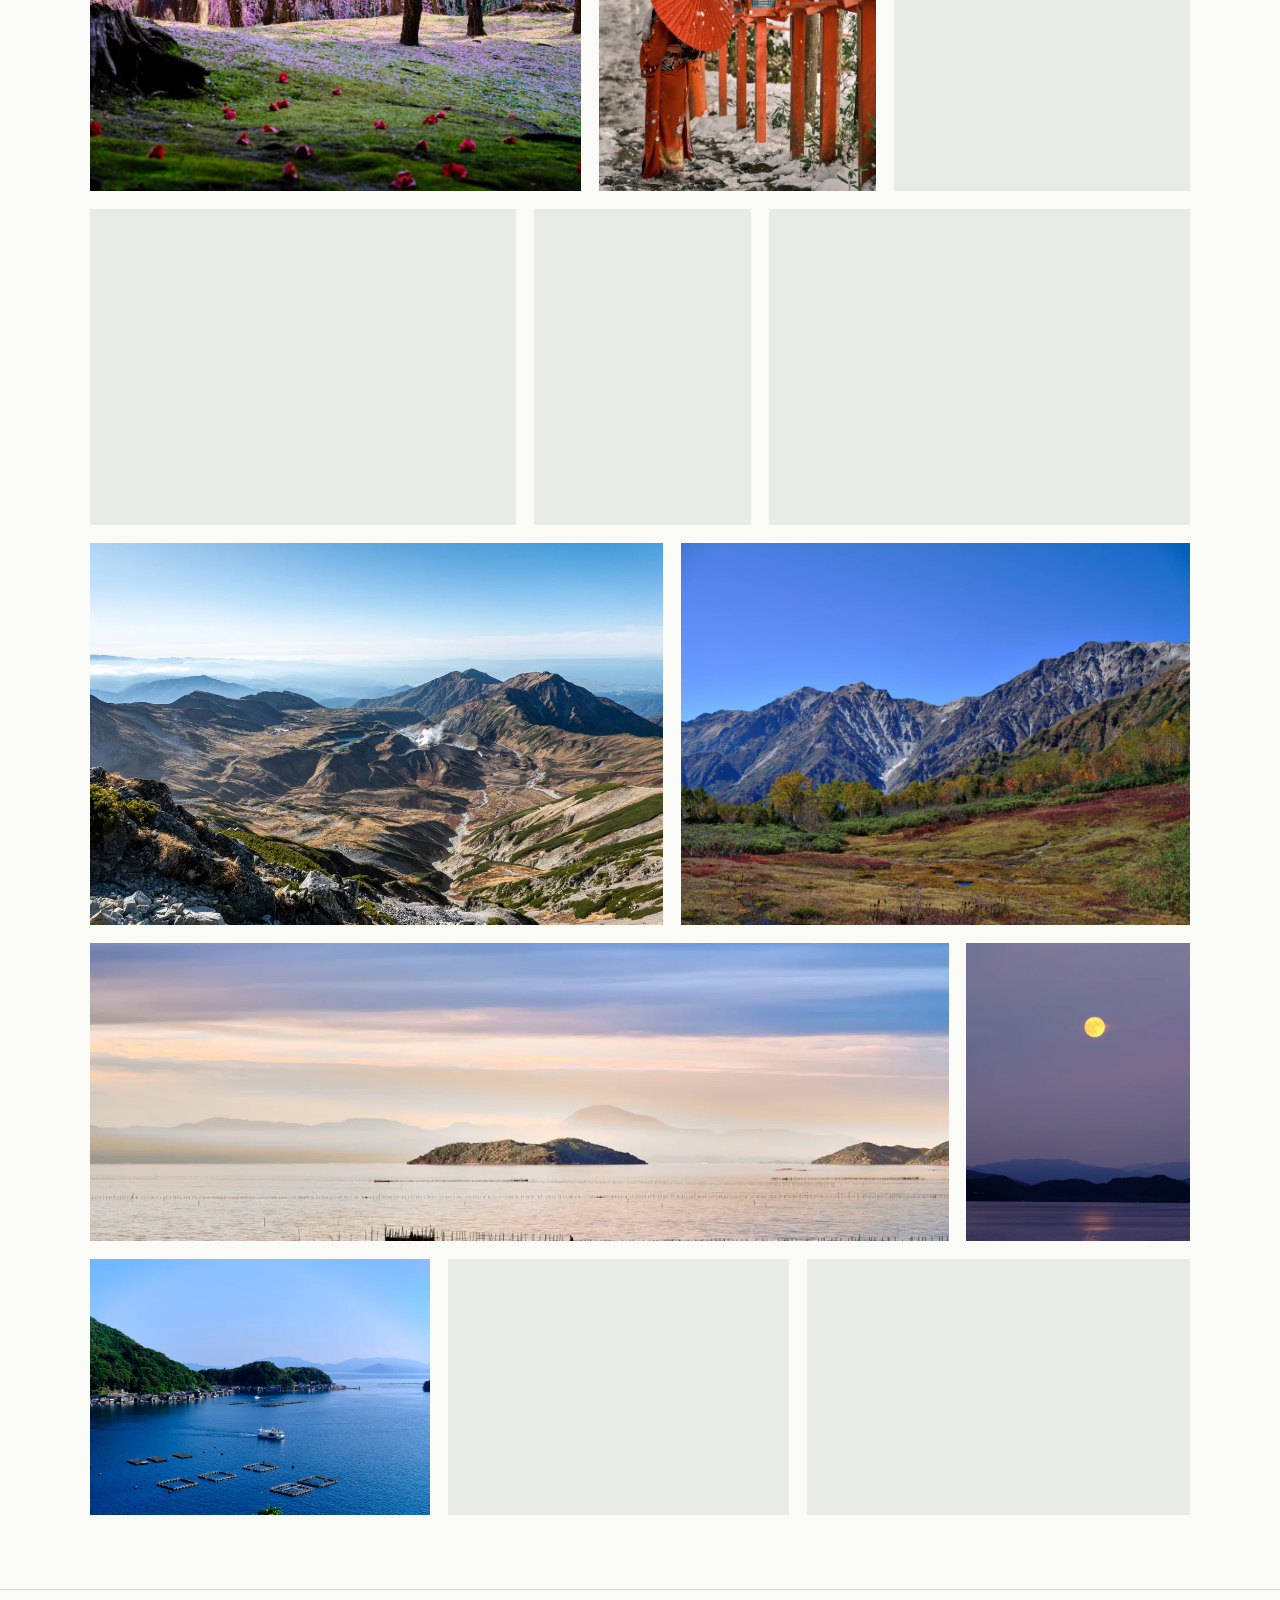
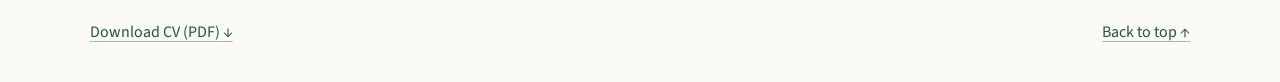
<file: research.html>
<!doctype html>
<html lang="en"><head><meta charset="utf-8"><meta name="viewport" content="width=device-width, initial-scale=1">
<title>Yunze Han</title><link rel="canonical" href="https://hanyunze000.github.io/index.html">
<script>
const oldAnchor = location.hash;
const section = !oldAnchor || ["#interests", "#top", "#main"].includes(oldAnchor) ? "#research" : oldAnchor;
location.replace("index.html" + section);
</script><noscript><meta http-equiv="refresh" content="0;url=index.html#research"></noscript></head>
<body><p><a href="index.html#research">Go to the homepage</a></p></body></html>
</file>
<file: assets/style.css>
@font-face {
  font-family: Baskervville;
  src: url("baskervville-latin.woff2") format("woff2");
  font-weight: 400 700;
  font-display: swap;
}
@font-face {
  font-family: "Source Sans 3";
  src: url("source-sans-3-latin.woff2") format("woff2");
  font-weight: 300 800;
  font-display: swap;
}

:root {
  --paper: #fafaf7;
  --white: #fffefa;
  --ink: #20332e;
  --body: #34473e;
  --muted: #586a5d;
  --green: #28533f;
  --clay: #884b3c;
  --rule: #d5dcd2;
  --serif: Baskervville, Georgia, "Yu Mincho", "Hiragino Mincho ProN", serif;
  --sans: "Source Sans 3", "Yu Gothic", "Hiragino Kaku Gothic ProN", Meiryo, sans-serif;
  --secondary-paper-size: clamp(17px, 1.4vw, 20px);
  --journal-size: 20px;
  --masthead-height: 77px;
  color-scheme: light;
}
* { box-sizing: border-box; }
html { scroll-padding-top: calc(var(--masthead-height) + 18px); }
html:lang(ja) { line-break: strict; }
@media (prefers-reduced-motion: no-preference) {
  html:has(a[href^="#"]:focus) { scroll-behavior: smooth; }
}
body { margin: 0; padding-top: var(--masthead-height); background: var(--paper); color: var(--body); font: 400 18px/1.6 var(--sans); -webkit-text-size-adjust: 100%; }
.wrap { width: min(1120px, 86%); margin-inline: auto; }
h1, h2, h3, h4, p, ul { margin: 0; }
h1, h2, h3, h4 { color: var(--ink); font: 400 1em/1.2 var(--serif); }
h1, h2 { letter-spacing: -.045em; }
p, .cv-rows, .memberships, .meetings { text-wrap: pretty; }
h2, h3, h4, .section-intro { text-wrap: balance; }
a { color: var(--green); text-underline-offset: .22em; text-decoration-thickness: 1px; }
a:hover, summary:hover { color: var(--clay); }
a:focus-visible, summary:focus-visible { outline: 2px solid var(--clay); outline-offset: 4px; border-radius: 2px; }
::selection { background: #dbe7d7; color: var(--ink); }
ul { list-style: none; padding: 0; }
.sr-only { position: absolute; width: 1px; height: 1px; overflow: hidden; clip-path: inset(50%); white-space: nowrap; }
.skip-link { position: fixed; z-index: 6; top: 8px; left: 12px; padding: 8px 15px; background: white; transform: translateY(-150%); }
.skip-link:focus { transform: none; }

.masthead { position: fixed; inset: 0 0 auto; z-index: 3; border-bottom: 1px solid var(--rule); background: var(--paper); }
.masthead-inner { display: grid; grid-template-columns: minmax(max-content,1fr) auto auto; align-items: center; gap: clamp(20px,4vw,62px); min-height: 76px; }
.brand { width: fit-content; display: inline-flex; align-items: center; gap: 12px; color: var(--ink); font: 600 22px/1.2 var(--serif); text-decoration: none; white-space: nowrap; }
.seal { display: grid; place-items: center; width: 31px; height: 31px; border: 1px solid #a27161; color: var(--clay); font: 400 23px/1 "Yu Mincho","Hiragino Mincho ProN",serif; }
.section-nav { display: flex; align-items: center; gap: clamp(16px,2.6vw,38px); }
.section-nav a { padding: 6px 0; color: var(--body); font-size: 17px; text-decoration: none; white-space: nowrap; }
.section-nav a:hover, .section-nav a[aria-current] { color: var(--green); text-decoration: underline; text-underline-offset: .45em; }
.language-switch { min-width: 72px; border: 1px solid #acb8aa; border-radius: 3px; padding: 5px 12px; text-align: center; font-size: 14px; text-decoration: none; }
.language-switch:hover { background: #ebf0e8; }

.profile { background: var(--white); border-bottom: 1px solid var(--rule); }
.profile-inner { display: grid; grid-template-columns: minmax(0,1fr) minmax(165px,24%); align-items: center; gap: clamp(32px,7vw,112px); padding-block: clamp(43px,5.2vw,77px); }
.profile h1 { display: flex; flex-wrap: wrap; align-items: baseline; gap: 2px 19px; font-size: clamp(55px,6vw,84px); line-height: 1.08; }
.other-name { color: var(--muted); font: 400 23px/1.3 "Yu Mincho","Hiragino Mincho ProN",Georgia,serif; letter-spacing: .055em; }
.contact { margin-top: 24px; }
.research-interests { margin-bottom: .5em; text-wrap: balance; }
.contact-label { font-weight: 600; margin-inline-end: .4em; }
.email-address { overflow-wrap: anywhere; }
.contact-hint { color: var(--muted); font-size: 15px; }
.profile-links { display: flex; flex-wrap: wrap; gap: 6px 25px; margin-top: 23px; }
.profile-links a { font-size: 17px; font-weight: 600; text-decoration-color: #9eafa2; }
.arrow { margin-left: 1px; font-size: .85em; }
.portrait-frame { width: 100%; max-width: 226px; justify-self: end; }
.portrait-frame img { display: block; width: 100%; height: auto; aspect-ratio: 5 / 6; object-fit: cover; border-radius: 3px; }

.page-section, .page-content > .cv-group { padding-block: clamp(48px,5.8vw,82px); }
.page-content > section + section, .project + .project, .cv-group + .cv-group { border-top: 1px solid var(--rule); }
.page-section > h2, .page-content > .cv-group > h2 { font-size: clamp(37px,3.75vw,53px); }
.publications { margin-top: 30px; }
.subsection-head { display: flex; align-items: baseline; justify-content: space-between; gap: 10px 22px; flex-wrap: wrap; }
.subsection-head h3, .working-papers h3 { font-size: clamp(27px,2.45vw,35px); letter-spacing: -.025em; }
.paper-key { color: var(--muted); font: 400 15px/1.4 var(--sans); }
.count { color: var(--muted); font-size: .9em; white-space: nowrap; }
.paper { padding-block: 28px 31px; }
.paper + .paper { border-top: 1px solid var(--rule); }
.paper-line { display: grid; grid-template-columns: minmax(0,1fr) auto; gap: clamp(26px,6vw,88px); align-items: start; }
.journal { display: flex; gap: 10px; flex-wrap: wrap; align-items: baseline; margin-bottom: 10px; color: var(--muted); font-size: 16px; }
.journal i { color: #455e53; font: italic 400 var(--journal-size)/1.4 Georgia,"Times New Roman","Yu Mincho","Hiragino Mincho ProN",serif; }
.pub-year, .small-label { color: var(--clay); font: 600 14px/1.4 var(--sans); }
.pub-year { padding-right: 12px; border-right: 1px solid var(--rule); font-size: var(--journal-size); font-weight: 500; font-variant-numeric: tabular-nums; }
.paper-title { max-width: 44ch; font-size: clamp(23px, calc(2.12vw - 2px), 29px); letter-spacing: -.025em; line-height: 1.3; }
.paper-title a { color: var(--ink); text-decoration: none; }
.paper-title a:hover { color: var(--green); text-decoration: underline; }
.authors { margin-top: 10px; font-size: 17px; line-height: 1.55; }
.authors strong { font-weight: 600; }
.paper-author { display: inline-block; max-width: 100%; }
.paper-author sup { color: var(--green); font-size: .75em; line-height: 0; }
.paper-action { justify-self: end; padding-top: 4px; }
.article-link { display: inline-flex; align-items: center; gap: 8px; font-size: 16px; white-space: nowrap; }
.article-link { padding: 6px 13px; border: 1px solid #a4b4a5; border-radius: 3px; text-decoration: none; font-weight: 600; }
.article-link:hover { border-color: var(--green); background: #ebf0e8; }
.paper-details { max-width: 760px; }
.disclosure { margin-top: 12px; font-size: 16px; }
.disclosure + .disclosure { margin-top: 5px; }
summary { width: fit-content; cursor: pointer; color: var(--green); }
.paper-summary { max-width: 64ch; padding: 10px 0 0 16px; }
.meetings { margin: 10px 0 0 6px; padding-left: 15px; border-left: 2px solid var(--rule); }
.meetings li { display: grid; grid-template-columns: 5em minmax(0,1fr); gap: 8px; margin-top: 9px; }
.meeting-date, .meeting-note, .cv-date { color: var(--muted); }
.meeting-date, .cv-date { font-variant-numeric: tabular-nums; }
.early-title { margin-top: 2px; font-size: 15px; }
.early-title p { margin-top: 5px; font-style: italic; }
.working-papers { margin-top: 37px; padding-top: 21px; border-top: 1px solid var(--rule); }
.working-papers .paper { padding-block: 16px; }
.working-papers .paper-line { display: block; }
.working-papers .paper-title { max-width: 82ch; font-size: var(--secondary-paper-size); line-height: 1.45; letter-spacing: -.01em; }
.working-papers .authors, .working-papers .disclosure { margin-top: 5px; font-size: 15px; }
.working-papers .paper:last-child { padding-bottom: 0; }

.section-intro { max-width: 65ch; margin: 14px 0 12px; font-size: 17px; color: var(--muted); }
.project, .cv-group { display: grid; grid-template-columns: minmax(150px,26%) minmax(0,1fr); gap: clamp(26px,3vw,44px); padding-block: 35px; }
.small-label { padding-top: 6px; letter-spacing: .085em; text-transform: uppercase; }
.project h3 { max-width: 40ch; font-size: clamp(22px,2vw,27px); font-weight: 500; letter-spacing: -.017em; line-height: 1.3; }
.project div > p { max-width: 65ch; margin-top: 9px; font-size: 17px; line-height: 1.7; }
.project:last-child, .experience .cv-group:last-child { padding-bottom: 0; }
.experience > h2 { margin-bottom: 8px; }
.cv-group h3 { font-size: clamp(24px,2.22vw,31px); letter-spacing: -.025em; }
.cv-rows li { display: flex; justify-content: space-between; align-items: baseline; gap: 6px 24px; }
.cv-rows li, .memberships li { line-height: 1.55; }
.cv-rows li + li { margin-top: 22px; }
.cv-rows strong { display: block; color: var(--ink); font-weight: 600; }
.cv-rows li div > span { display: block; color: var(--muted); }
.cv-detail { margin-top: 4px; font-size: 16px; }
.cv-date { flex: 0 0 auto; font-size: 16px; text-align: right; }
.date-range { display: inline-grid; grid-template-columns: auto auto; column-gap: .25em; text-align: start; white-space: nowrap; }
.date-range small { grid-column: 2; font-size: .9em; line-height: 1.3; }
.memberships li { display: grid; grid-template-columns: minmax(0,1fr) 7em; gap: 4px clamp(30px,5vw,78px); padding-block: 13px; }
.memberships li:first-child { padding-top: 0; }
.memberships li + li { border-top: 1px solid #e0e5dd; }
.footer { border-top: 1px solid var(--rule); }
.footer-inner { display: flex; flex-wrap: wrap; align-items: baseline; justify-content: space-between; gap: 16px; padding-block: 30px 36px; font-size: 16px; }
.footer a { text-decoration-color: #a7b8a8; }
html[lang="ja"] .profile h1 { font-size: clamp(43px,5vw,68px); letter-spacing: .02em; }
html[lang="ja"] .other-name { font-family: var(--serif); letter-spacing: -.025em; }
.section-intro:lang(ja), .project div > p:lang(ja), .paper-summary:lang(ja) { max-width: 42em; text-wrap: balance; }
.phrase { display: inline-block; max-width: 100%; }
:is(.project, .paper-summary, .meetings, .cv-rows, .memberships):lang(ja) { word-break: auto-phrase; }
html[lang="ja"] .project div > p { line-height: 1.85; }
html[lang="ja"] .meetings li { grid-template-columns: 6.1em minmax(0,1fr); }

.photo-gallery { --gallery-gap: clamp(10px,1.4vw,19px); display: grid; gap: var(--gallery-gap); margin-top: clamp(23px,3vw,39px); }
.photo-row { display: flex; align-items: flex-start; gap: var(--gallery-gap); }
.gallery-photo { display: block; min-width: 0; flex: var(--ratio) 1 0%; cursor: zoom-in; }
.gallery-photo img { display: block; width: 100%; height: auto; background: #e9ece6; }
.photo-open { overflow: hidden; }
.photo-viewer { box-sizing: border-box; width: min(1440px,96vw); max-width: none; max-height: 96vh; max-height: 96dvh; padding: 12px clamp(10px,1.8vw,26px) 18px; border: 0; background: #19231f; color: #f6f6ee; }
.photo-viewer::backdrop { background: rgb(12 17 15 / 90%); }
.viewer-bar, .viewer-navigation { display: flex; align-items: center; gap: 10px; }
.viewer-bar { justify-content: space-between; margin-bottom: 9px; }
.viewer-bar button { padding: 5px 10px; min-width: 40px; min-height: 40px; border: 1px solid #6b7970; border-radius: 3px; background: transparent; color: inherit; font: inherit; line-height: 1; cursor: pointer; }
.viewer-bar button:hover { background: #34433b; }
.viewer-bar button:focus-visible { outline: 2px solid white; outline-offset: 2px; }
.viewer-count { min-width: 4em; text-align: center; font-size: 15px; font-variant-numeric: tabular-nums; }
.viewer-image { display: block; width: 100%; height: calc(92vh - 82px); height: calc(92dvh - 82px); object-fit: contain; }

@media (max-width: 850px) {
  .wrap { width: 89%; }
  .masthead-inner { gap: 18px; }
  .profile-inner { gap: 36px; }
  .cv-rows li { display: block; }
  .cv-rows .cv-date { display: block; margin-top: 3px; text-align: left; }
}
@media (max-width: 800px) {
  :root { --masthead-height: 85px; }
  .masthead-inner { min-height: 0; grid-template-columns: 1fr auto; gap: 4px 12px; padding-block: 9px 5px; }
  .brand { font-size: 19px; gap: 8px; }
  .seal { width: 26px; height: 26px; font-size: 18px; }
  .section-nav { grid-column: 1 / -1; grid-row: 2; width: 100%; justify-content: space-between; gap: 6px; }
  .section-nav a { font-size: clamp(13px,3.55vw,15px); padding-block: 6px; }
  .language-switch { grid-column: 2; grid-row: 1; min-width: 0; padding: 3px 9px; }
}
@media (max-width: 670px) {
  :root { --journal-size: 18px; }
  .wrap { width: calc(100% - 40px); }
  .photo-gallery { --preferred-height: clamp(145px,32vw,205px); display: flex; flex-wrap: wrap; gap: 10px; }
  .photo-row { display: contents; }
  .gallery-photo { flex-basis: calc(var(--ratio) * var(--preferred-height)); }
  .profile-inner { grid-template-columns: minmax(0,1fr) 112px; gap: 9px 16px; padding-block: 32px 34px; }
  .profile-copy { display: contents; }
  .profile h1 { grid-column: 1; grid-row: 1; align-self: end; font-size: clamp(38px,8.6vw,54px); gap: 3px 13px; }
  .other-name { font-size: 17px; }
  .profile-links { grid-column: 1; grid-row: 2; align-self: start; margin: 4px 0 0; gap: 5px 17px; }
  .profile-links a { font-size: 15px; }
  .contact { grid-column: 1 / -1; grid-row: 3; margin-top: 8px; font-size: 17px; }
  .portrait-frame { grid-column: 2; grid-row: 1 / 3; width: 100%; }
  .page-section, .page-content > .cv-group { padding-block: 38px; }
  .page-section > h2, .page-content > .cv-group > h2 { font-size: 37px; }
  .publications { margin-top: 21px; }
  .paper { padding-block: 23px; }
  .paper-line { grid-template-columns: 1fr; gap: 11px; }
  .paper-action { justify-self: start; padding: 0; }
  .journal { margin-bottom: 8px; }
  .authors { margin-top: 7px; }
  .article-link { padding: 4px 10px; }
  .working-papers { margin-top: 26px; }
  .project, .cv-group { display: block; padding-block: 26px; }
  .project .small-label { margin-bottom: 11px; padding: 0; }
  .cv-group h2, .cv-group h3 { margin-bottom: 19px; }
  .memberships li { grid-template-columns: 1fr; row-gap: 2px; padding-block: 12px; }
  .memberships .cv-date { text-align: left; }
  .footer-inner { padding-block: 22px 28px; }
}
@media (max-width: 395px) {
  .wrap { width: calc(100% - 32px); }
  .masthead-inner { width: calc(100% - 16px); }
  .section-nav { gap: 2px; }
  .profile-inner { grid-template-columns: minmax(0,1fr) 86px; }
  .meetings li, html[lang="ja"] .meetings li { grid-template-columns: 1fr; gap: 0; }
}
@media print {
  :root { --paper: white; --white: white; --ink: black; --body: black; }
  body { padding-top: 0; font-size: 11pt; }
  .masthead, .skip-link, .portrait-frame, .profile-links, .paper-action, .footer { display: none; }
  .wrap { width: 100%; }
  .profile-inner, .paper-line, .project, .cv-group { display: block; padding-block: 12px; }
  .page-section, .page-content > .cv-group, .paper { padding-block: 15px; }
  .paper, .project, .cv-rows li { break-inside: avoid; }
  h2, h3, h4 { break-after: avoid; }
}
</file>
